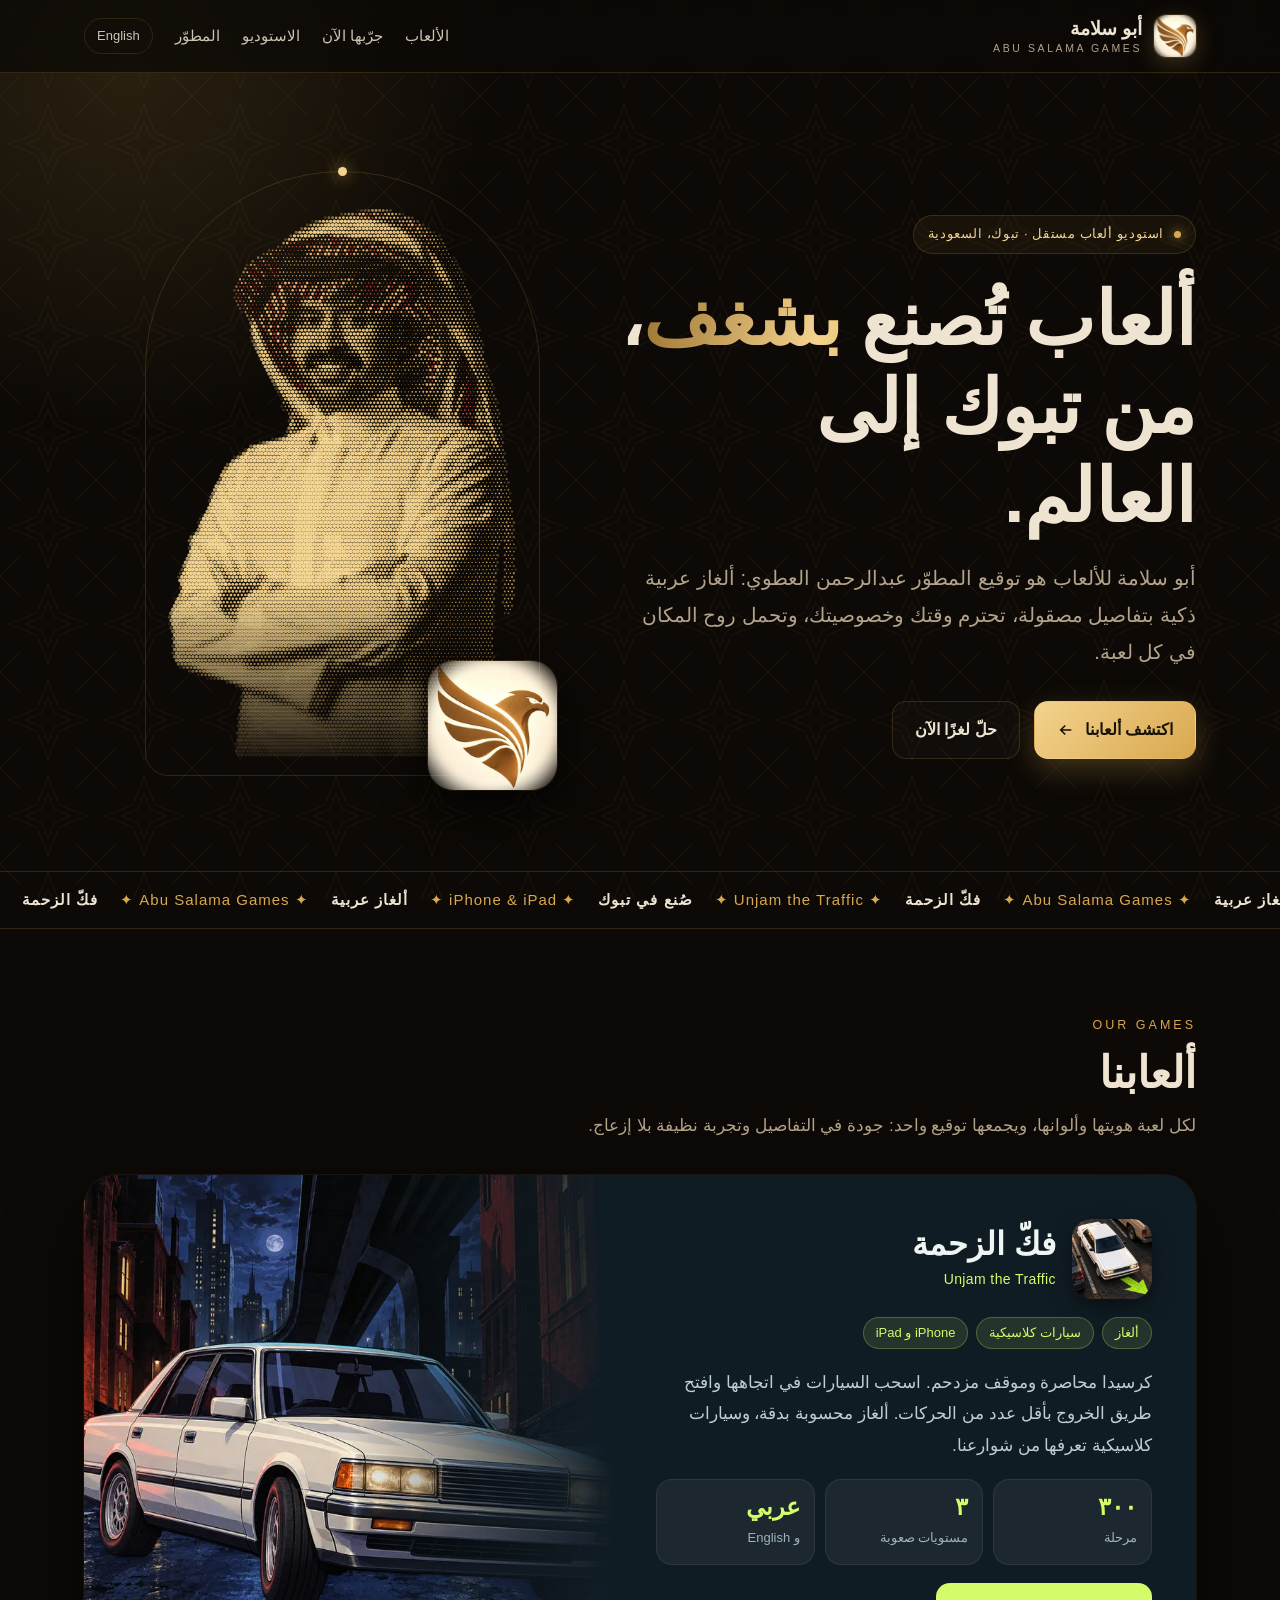
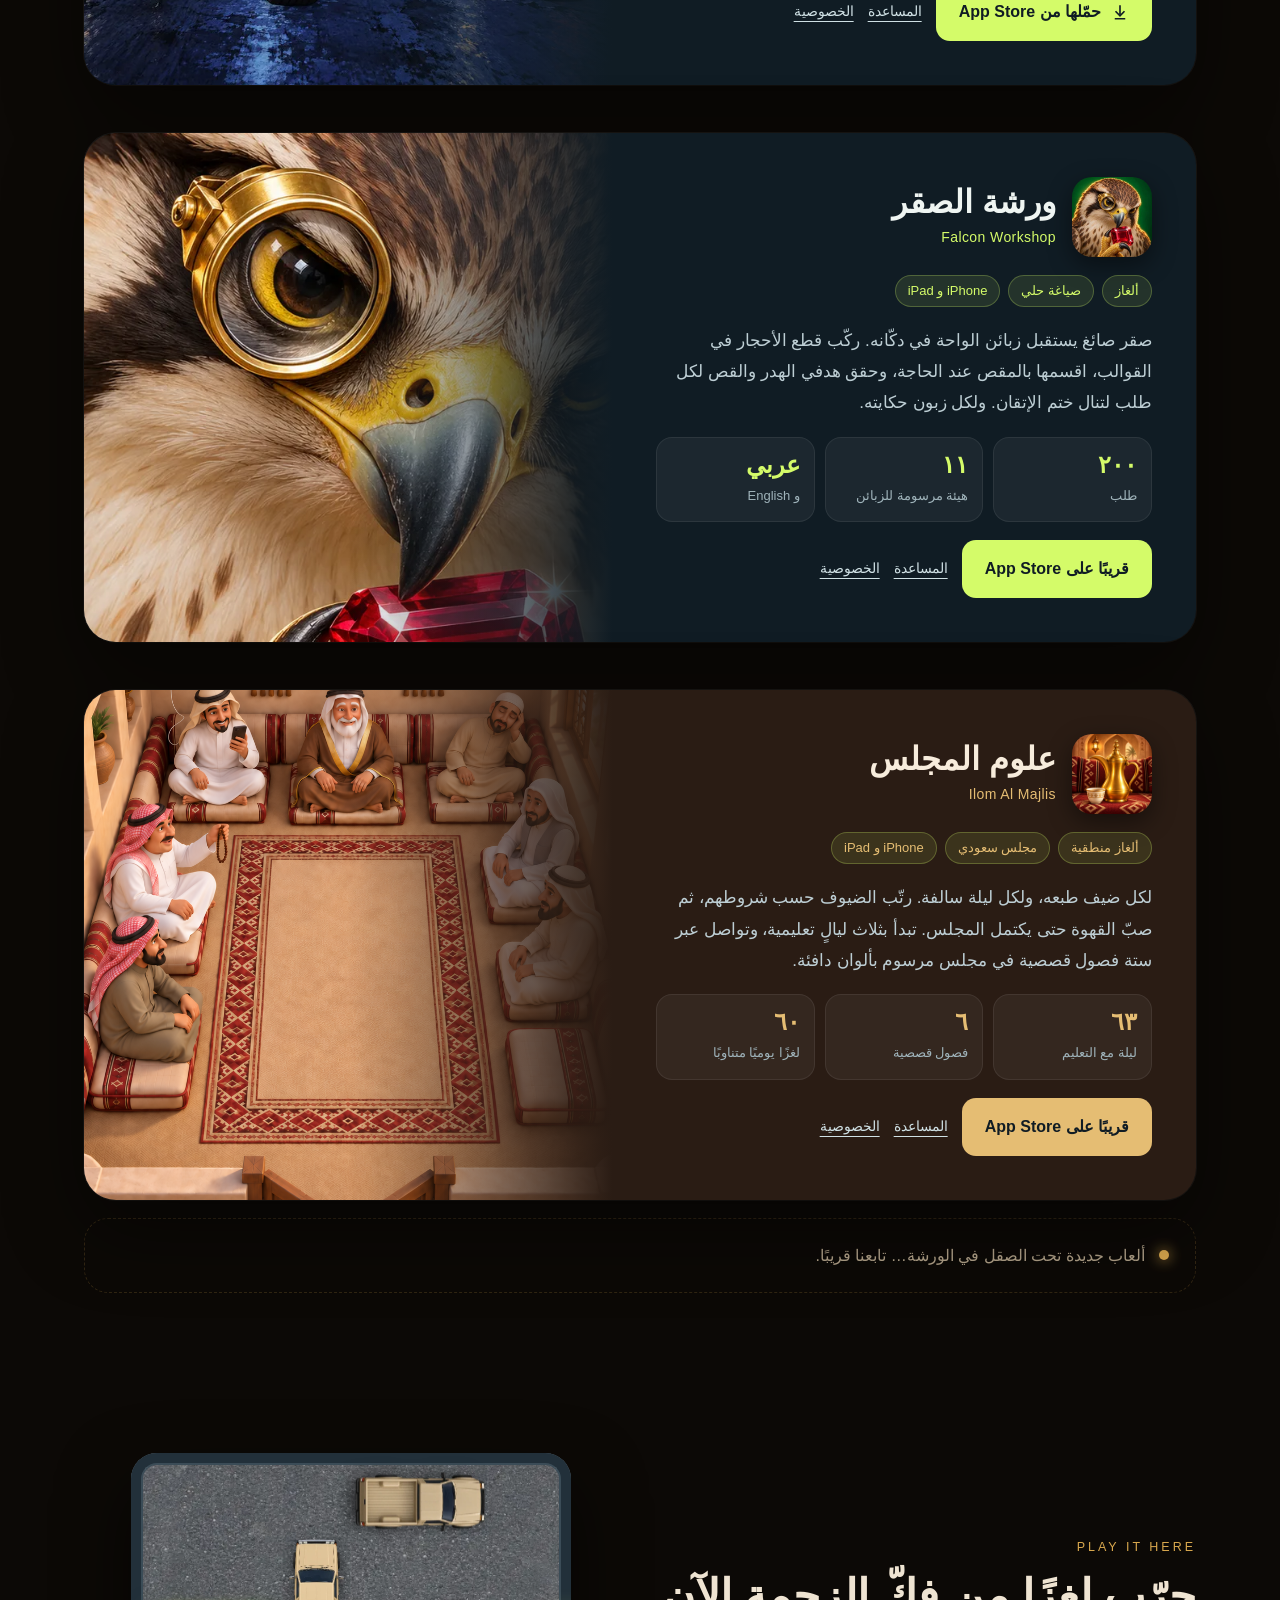
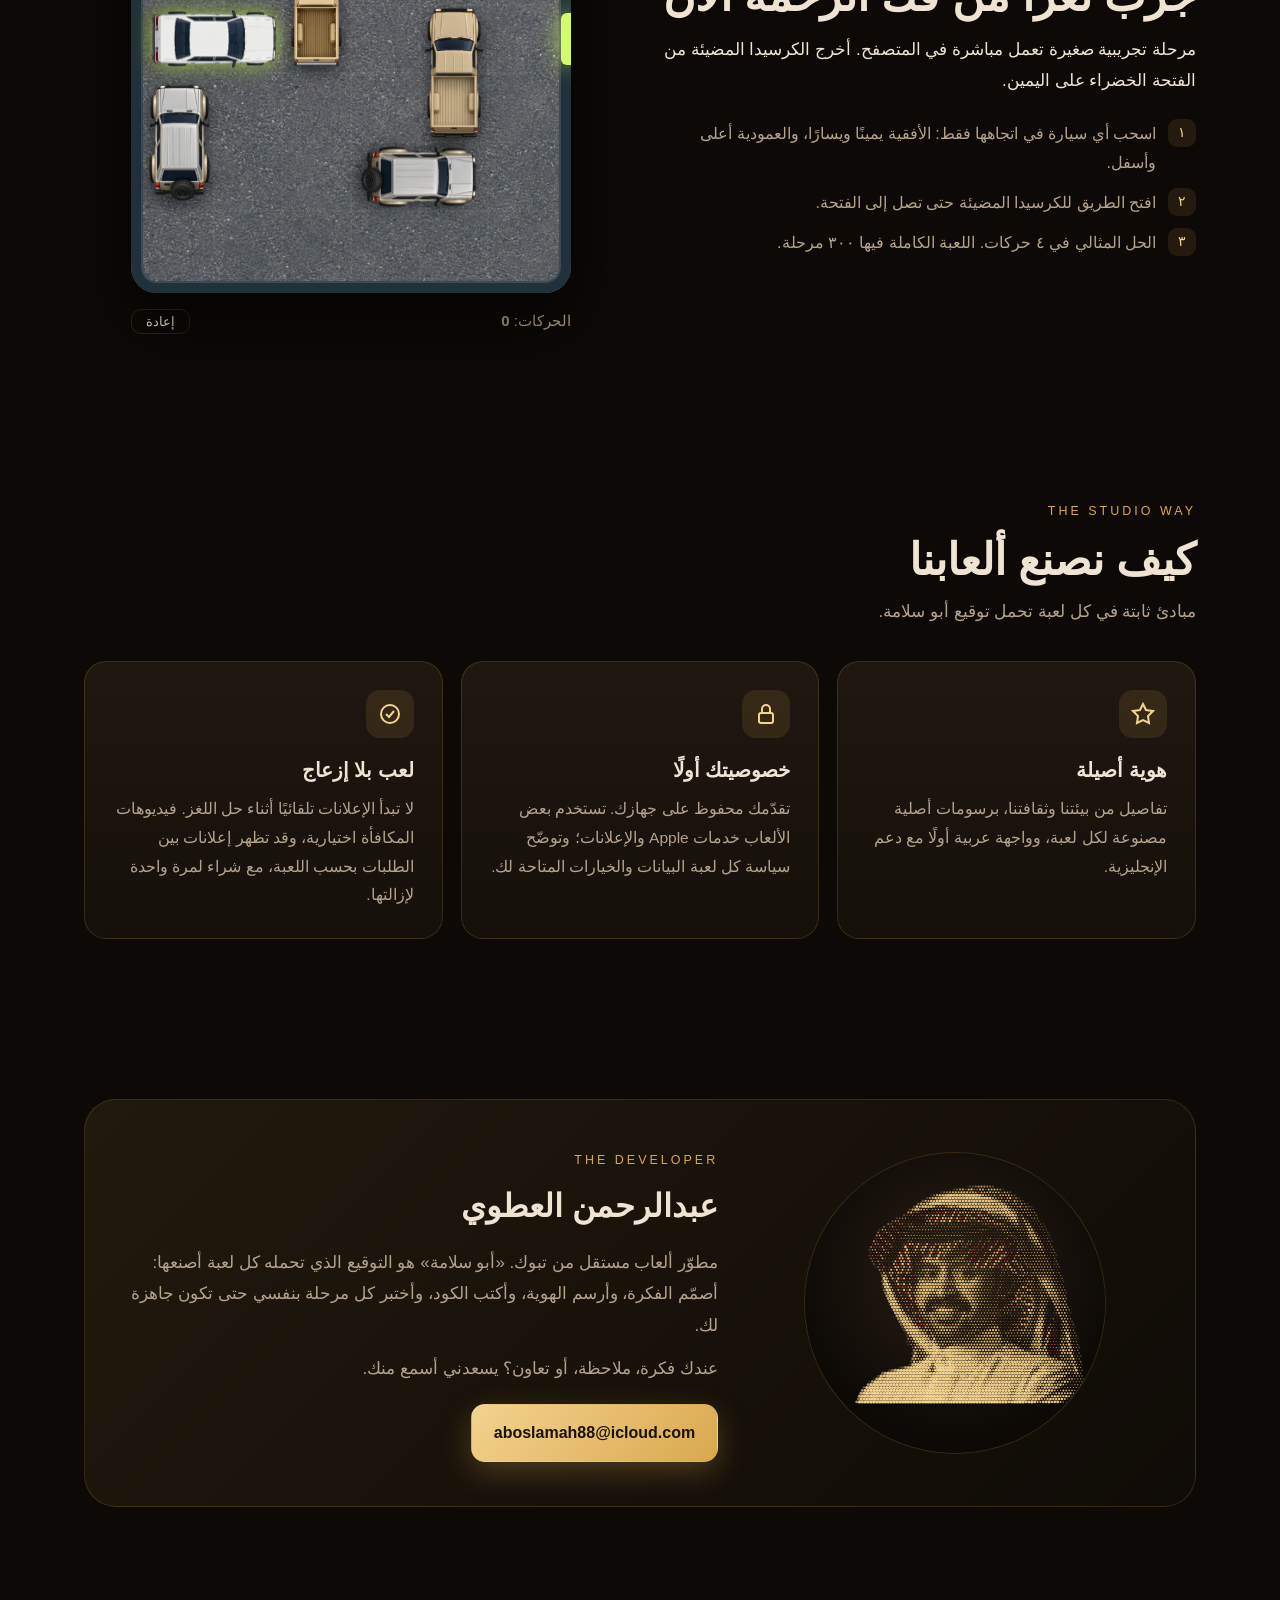
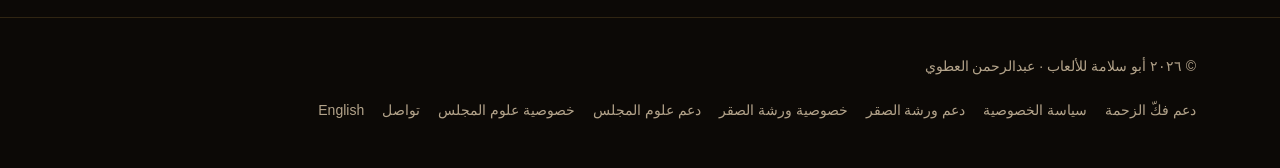
<file: index.html>
<!doctype html>
<html lang="ar" dir="rtl" class="no-js">
<head>
<meta charset="utf-8">
<meta name="viewport" content="width=device-width,initial-scale=1,viewport-fit=cover">
<title>أبو سلامة للألعاب — ألعاب عربية بروح سعودية</title>
<meta name="description" content="أبو سلامة للألعاب: استوديو ألعاب مستقل للمطوّر عبدالرحمن العطوي من تبوك. ألعاب ألغاز عربية للآيفون والآيباد، أولها «فكّ الزحمة».">
<meta name="theme-color" content="#0c0906">
<link rel="canonical" href="https://aboslamah88-bit.github.io/">
<link rel="alternate" hreflang="ar" href="https://aboslamah88-bit.github.io/">
<link rel="alternate" hreflang="en" href="https://aboslamah88-bit.github.io/en/">
<link rel="icon" type="image/png" sizes="32x32" href="assets/abu-salama-falcon-32.png">
<link rel="apple-touch-icon" href="assets/abu-salama-falcon-180.png">
<meta property="og:type" content="website">
<meta property="og:site_name" content="أبو سلامة للألعاب">
<meta property="og:title" content="أبو سلامة للألعاب — ألعاب عربية بروح سعودية">
<meta property="og:description" content="استوديو ألعاب مستقل من تبوك. العب «فكّ الزحمة» على الآيفون والآيباد.">
<meta property="og:image" content="https://aboslamah88-bit.github.io/assets/fakk-zahma-poster.jpg">
<meta name="twitter:card" content="summary_large_image">
<link rel="stylesheet" href="assets/site.css?v=4">
<script src="assets/site.js?v=4" defer></script>
<script type="application/ld+json">{"@context":"https://schema.org","@type":"Organization","name":"أبو سلامة للألعاب","alternateName":"Abu Salama Games","url":"https://aboslamah88-bit.github.io/","logo":"https://aboslamah88-bit.github.io/assets/abu-salama-falcon-180.png","founder":{"@type":"Person","name":"عبدالرحمن العطوي","alternateName":"Abdulrhman Alatawi"},"email":"aboslamah88@icloud.com"}</script>
</head>
<body>
<a class="skip" href="#main">تخطَّ إلى المحتوى</a>
<div class="pattern" aria-hidden="true"></div><div class="glow" aria-hidden="true"></div>

<header class="site-head">
 <div class="wrap">
  <a class="mark" href="./" aria-label="أبو سلامة للألعاب — الرئيسية">
   <img src="assets/abu-salama-falcon.webp" width="42" height="42" alt="">
   <span><b>أبو سلامة</b><small>ABU SALAMA GAMES</small></span>
  </a>
  <nav class="nav" aria-label="التنقل الرئيسي">
   <a href="#games">الألعاب</a>
   <a class="hide-sm" href="#play">جرّبها الآن</a>
   <a class="hide-sm" href="#studio">الاستوديو</a>
   <a class="hide-sm" href="#about">المطوّر</a>
   <a class="lang" href="en/" lang="en" hreflang="en">English</a>
  </nav>
 </div>
</header>

<main id="main">
 <section class="hero">
  <div class="wrap">
   <div class="reveal">
    <span class="eyebrow"><i></i>استوديو ألعاب مستقل · تبوك، السعودية</span>
    <h1>ألعاب تُصنع <span class="gold">بشغف</span>،<br>من تبوك إلى العالم.</h1>
    <p class="lead">أبو سلامة للألعاب هو توقيع المطوّر عبدالرحمن العطوي: ألغاز عربية ذكية بتفاصيل مصقولة، تحترم وقتك وخصوصيتك، وتحمل روح المكان في كل لعبة.</p>
    <div class="cta">
     <a class="btn btn-gold" href="#games">اكتشف ألعابنا
      <svg viewBox="0 0 24 24" fill="none" stroke="currentColor" stroke-width="2.2" aria-hidden="true"><path d="M19 12H5M11 18l-6-6 6-6"/></svg></a>
     <a class="btn btn-ghost" href="#play">حلّ لغزًا الآن</a>
    </div>
   </div>
   <div class="art reveal" aria-hidden="true">
    <div class="frame"></div>
    <img class="dots" src="assets/portrait-dots.svg" width="1045" height="1660" alt="">
    <img class="seal" src="assets/abu-salama-falcon.webp" width="360" height="360" alt="">
   </div>
  </div>
 </section>

 <div class="strip" aria-hidden="true"><span><b>فكّ الزحمة</b>✦ Abu Salama Games ✦<b>ألغاز عربية</b>✦ iPhone &amp; iPad ✦<b>صُنع في تبوك</b>✦ Unjam the Traffic ✦<b>فكّ الزحمة</b>✦ Abu Salama Games ✦<b>ألغاز عربية</b>✦ iPhone &amp; iPad ✦<b>صُنع في تبوك</b>✦ Unjam the Traffic ✦</span></div>

 <section id="games">
  <div class="wrap">
   <div class="sec-head reveal">
    <span class="kicker">Our Games</span>
    <h2>ألعابنا</h2>
    <p>لكل لعبة هويتها وألوانها، ويجمعها توقيع واحد: جودة في التفاصيل وتجربة نظيفة بلا إزعاج.</p>
   </div>

   <article class="game reveal" aria-labelledby="fz-title">
    <div class="game-info">
     <div class="game-title">
      <img src="assets/fakk-zahma-icon.webp" width="80" height="80" alt="أيقونة لعبة فكّ الزحمة">
      <div><h3 id="fz-title">فكّ الزحمة</h3><span>Unjam the Traffic</span></div>
     </div>
     <div class="chips"><span class="chip">ألغاز</span><span class="chip">سيارات كلاسيكية</span><span class="chip">iPhone و iPad</span></div>
     <p>كرسيدا محاصرة وموقف مزدحم. اسحب السيارات في اتجاهها وافتح طريق الخروج بأقل عدد من الحركات. ألغاز محسوبة بدقة، وسيارات كلاسيكية تعرفها من شوارعنا.</p>
     <div class="stats">
      <div class="stat"><b>٣٠٠</b><small>مرحلة</small></div>
      <div class="stat"><b>٣</b><small>مستويات صعوبة</small></div>
      <div class="stat"><b>عربي</b><small>و English</small></div>
     </div>
     <div class="links">
      <a class="btn btn-acc" href="https://apps.apple.com/app/id6811374922">
       <svg viewBox="0 0 24 24" fill="none" stroke="currentColor" stroke-width="2.2" aria-hidden="true"><path d="M12 3v12M6 11l6 6 6-6M5 21h14"/></svg>حمّلها من App Store</a>
      <a class="small" href="fakk-zahma/">المساعدة</a>
      <a class="small" href="fakk-zahma/privacy.html">الخصوصية</a>
     </div>
    </div>
    <div class="game-visual" style="background-image:url('assets/fakk-zahma-poster.webp')" role="img" aria-label="كرسيدا كلاسيكية بيضاء في شارع ليلي ممطر"></div>
   </article>

   <article class="game reveal" aria-labelledby="fw-title">
    <div class="game-info">
     <div class="game-title">
      <img src="assets/falcon-workshop-icon.webp" width="80" height="80" alt="أيقونة لعبة ورشة الصقر">
      <div><h3 id="fw-title">ورشة الصقر</h3><span>Falcon Workshop</span></div>
     </div>
     <div class="chips"><span class="chip">ألغاز</span><span class="chip">صياغة حلي</span><span class="chip">iPhone و iPad</span></div>
     <p>صقر صائغ يستقبل زبائن الواحة في دكّانه. ركّب قطع الأحجار في القوالب، اقسمها بالمقص عند الحاجة، وحقق هدفي الهدر والقص لكل طلب لتنال ختم الإتقان. ولكل زبون حكايته.</p>
     <div class="stats">
      <div class="stat"><b>٢٠٠</b><small>طلب</small></div>
      <div class="stat"><b>١١</b><small>هيئة مرسومة للزبائن</small></div>
      <div class="stat"><b>عربي</b><small>و English</small></div>
     </div>
     <div class="links">
      <span class="btn btn-acc" aria-disabled="true">قريبًا على App Store</span>
      <a class="small" href="falcon-workshop/">المساعدة</a>
      <a class="small" href="falcon-workshop/privacy.html">الخصوصية</a>
     </div>
    </div>
    <div class="game-visual" style="background-image:url('assets/falcon-workshop-poster.webp')" role="img" aria-label="صقر بعدسة صائغ ذهبية يمسك ياقوتة حمراء"></div>
   </article>

   <article class="game reveal" aria-labelledby="majlis-title" style="--g-bg:#2a1c14;--g-acc:#e5bd73;--g-txt:#f7ecdc">
    <div class="game-info">
     <div class="game-title">
      <img src="assets/ilom-almajlis-icon.png" width="80" height="80" loading="lazy" alt="أيقونة لعبة علوم المجلس">
      <div><h3 id="majlis-title">علوم المجلس</h3><span>Ilom Al Majlis</span></div>
     </div>
     <div class="chips"><span class="chip">ألغاز منطقية</span><span class="chip">مجلس سعودي</span><span class="chip">iPhone و iPad</span></div>
     <p>لكل ضيف طبعه، ولكل ليلة سالفة. رتّب الضيوف حسب شروطهم، ثم صبّ القهوة حتى يكتمل المجلس. تبدأ بثلاث ليالٍ تعليمية، وتواصل عبر ستة فصول قصصية في مجلس مرسوم بألوان دافئة.</p>
     <div class="stats">
      <div class="stat"><b>٦٣</b><small>ليلة مع التعليم</small></div>
      <div class="stat"><b>٦</b><small>فصول قصصية</small></div>
      <div class="stat"><b>٦٠</b><small>لغزًا يوميًا متناوبًا</small></div>
     </div>
     <div class="links">
      <span class="btn btn-acc" aria-disabled="true">قريبًا على App Store</span>
      <a class="small" href="ilom-almajlis/">المساعدة</a>
      <a class="small" href="ilom-almajlis/privacy.html">الخصوصية</a>
     </div>
    </div>
    <div class="game-visual" style="background-image:url('assets/ilom-almajlis-poster.png');background-position:center 30%" role="img" aria-label="ضيوف في مجلس سعودي مرسوم حول سجادة وزخارف السدو"></div>
   </article>

   <div class="soon reveal"><i></i><span>ألعاب جديدة تحت الصقل في الورشة… تابعنا قريبًا.</span></div>
  </div>
 </section>

 <section id="play">
  <div class="wrap play">
   <div class="reveal">
    <span class="kicker">Play it here</span>
    <h2 style="font-size:clamp(28px,4vw,44px);margin:6px 0 10px;line-height:1.3">جرّب لغزًا من فكّ الزحمة الآن</h2>
    <p class="muted" style="font-size:17px;margin:0">مرحلة تجريبية صغيرة تعمل مباشرة في المتصفح. أخرج الكرسيدا المضيئة من الفتحة الخضراء على اليمين.</p>
    <ol class="steps">
     <li><span>١</span>اسحب أي سيارة في اتجاهها فقط: الأفقية يمينًا ويسارًا، والعمودية أعلى وأسفل.</li>
     <li><span>٢</span>افتح الطريق للكرسيدا المضيئة حتى تصل إلى الفتحة.</li>
     <li><span>٣</span>الحل المثالي في ٤ حركات. اللعبة الكاملة فيها ٣٠٠ مرحلة.</li>
    </ol>
   </div>
   <div class="board-shell reveal">
    <div class="board" id="board" data-assets="assets/" data-target-label="الكرسيدا المستهدفة" data-car-label="سيارة" data-h="أفقية، استخدم السهمين يمين ويسار" data-v="عمودية، استخدم السهمين أعلى وأسفل" role="application" aria-label="لغز فكّ الزحمة التجريبي">
     <div class="grid" aria-hidden="true"><i></i><i></i><i></i><i></i><i></i><i></i><i></i><i></i><i></i><i></i><i></i><i></i><i></i><i></i><i></i><i></i><i></i><i></i><i></i><i></i><i></i><i></i><i></i><i></i><i></i><i></i><i></i><i></i><i></i><i></i><i></i><i></i><i></i><i></i><i></i><i></i></div>
     <div class="win" id="win" role="status" aria-live="polite">
      <b>فكّيتها!</b>
      <span>أنهيتها في <span id="win-moves">0</span> حركات. بقي لك ٣٠٠ مرحلة في اللعبة الكاملة.</span>
      <a class="btn btn-gold" href="https://apps.apple.com/app/id6811374922">حمّل فكّ الزحمة</a>
      <button class="btn btn-ghost" id="again" type="button">العب مرة ثانية</button>
     </div>
    </div>
    <div class="moves"><span>الحركات: <b id="moves">0</b></span><button id="reset" type="button">إعادة</button></div>
   </div>
  </div>
 </section>

 <section id="studio">
  <div class="wrap">
   <div class="sec-head reveal">
    <span class="kicker">The Studio Way</span>
    <h2>كيف نصنع ألعابنا</h2>
    <p>مبادئ ثابتة في كل لعبة تحمل توقيع أبو سلامة.</p>
   </div>
   <div class="cards">
    <div class="card reveal"><div class="ico"><svg viewBox="0 0 24 24" fill="none" stroke="currentColor" stroke-width="2" aria-hidden="true"><path d="M12 2l3 6 7 1-5 5 1 7-6-3-6 3 1-7-5-5 7-1z"/></svg></div><h3>هوية أصيلة</h3><p>تفاصيل من بيئتنا وثقافتنا، برسومات أصلية مصنوعة لكل لعبة، وواجهة عربية أولًا مع دعم الإنجليزية.</p></div>
    <div class="card reveal"><div class="ico"><svg viewBox="0 0 24 24" fill="none" stroke="currentColor" stroke-width="2" aria-hidden="true"><rect x="5" y="11" width="14" height="10" rx="2"/><path d="M8 11V7a4 4 0 018 0v4"/></svg></div><h3>خصوصيتك أولًا</h3><p>تقدّمك محفوظ على جهازك. تستخدم بعض الألعاب خدمات Apple والإعلانات؛ وتوضّح سياسة كل لعبة البيانات والخيارات المتاحة لك.</p></div>
    <div class="card reveal"><div class="ico"><svg viewBox="0 0 24 24" fill="none" stroke="currentColor" stroke-width="2" aria-hidden="true"><circle cx="12" cy="12" r="9"/><path d="M8 12l3 3 5-6"/></svg></div><h3>لعب بلا إزعاج</h3><p>لا تبدأ الإعلانات تلقائيًا أثناء حل اللغز. فيديوهات المكافأة اختيارية، وقد تظهر إعلانات بين الطلبات بحسب اللعبة، مع شراء لمرة واحدة لإزالتها.</p></div>
   </div>
  </div>
 </section>

 <section id="about">
  <div class="wrap">
   <div class="about reveal">
    <div class="mini-art" aria-hidden="true"><img src="assets/portrait-head.svg" width="1045" height="1045" alt=""></div>
    <div>
     <span class="kicker">The Developer</span>
     <h2>عبدالرحمن العطوي</h2>
     <p>مطوّر ألعاب مستقل من تبوك. «أبو سلامة» هو التوقيع الذي تحمله كل لعبة أصنعها: أصمّم الفكرة، وأرسم الهوية، وأكتب الكود، وأختبر كل مرحلة بنفسي حتى تكون جاهزة لك.</p>
     <p>عندك فكرة، ملاحظة، أو تعاون؟ يسعدني أسمع منك.</p>
     <a class="btn btn-gold mail" href="mailto:aboslamah88@icloud.com" dir="ltr">aboslamah88@icloud.com</a>
    </div>
   </div>
  </div>
 </section>
</main>

<footer class="site-foot">
 <div class="wrap">
  <span>© ٢٠٢٦ أبو سلامة للألعاب · عبدالرحمن العطوي</span>
  <nav aria-label="روابط التذييل">
   <a href="fakk-zahma/">دعم فكّ الزحمة</a>
   <a href="fakk-zahma/privacy.html">سياسة الخصوصية</a>
   <a href="falcon-workshop/">دعم ورشة الصقر</a>
   <a href="falcon-workshop/privacy.html">خصوصية ورشة الصقر</a>
   <a href="ilom-almajlis/">دعم علوم المجلس</a>
   <a href="ilom-almajlis/privacy.html">خصوصية علوم المجلس</a>
   <a href="mailto:aboslamah88@icloud.com">تواصل</a>
   <a href="en/" lang="en">English</a>
  </nav>
 </div>
</footer>
</body>
</html>
</file>
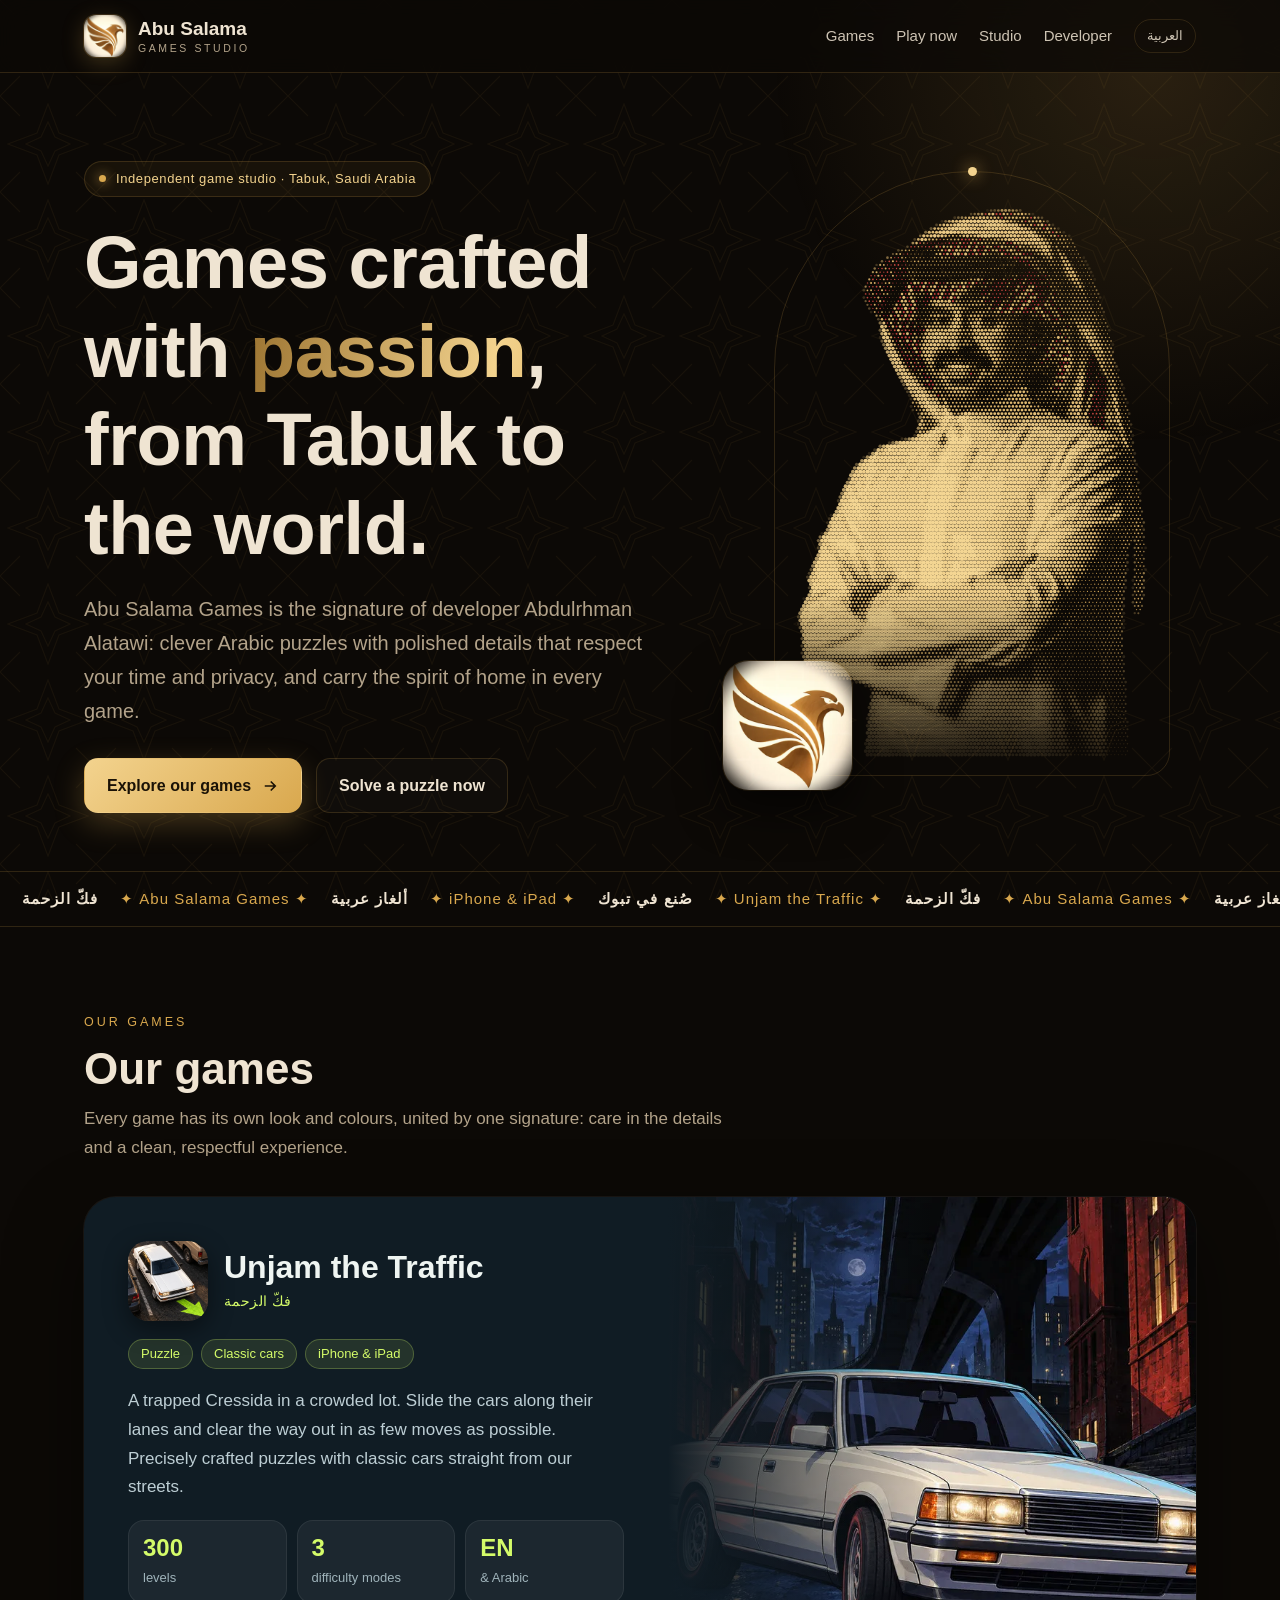
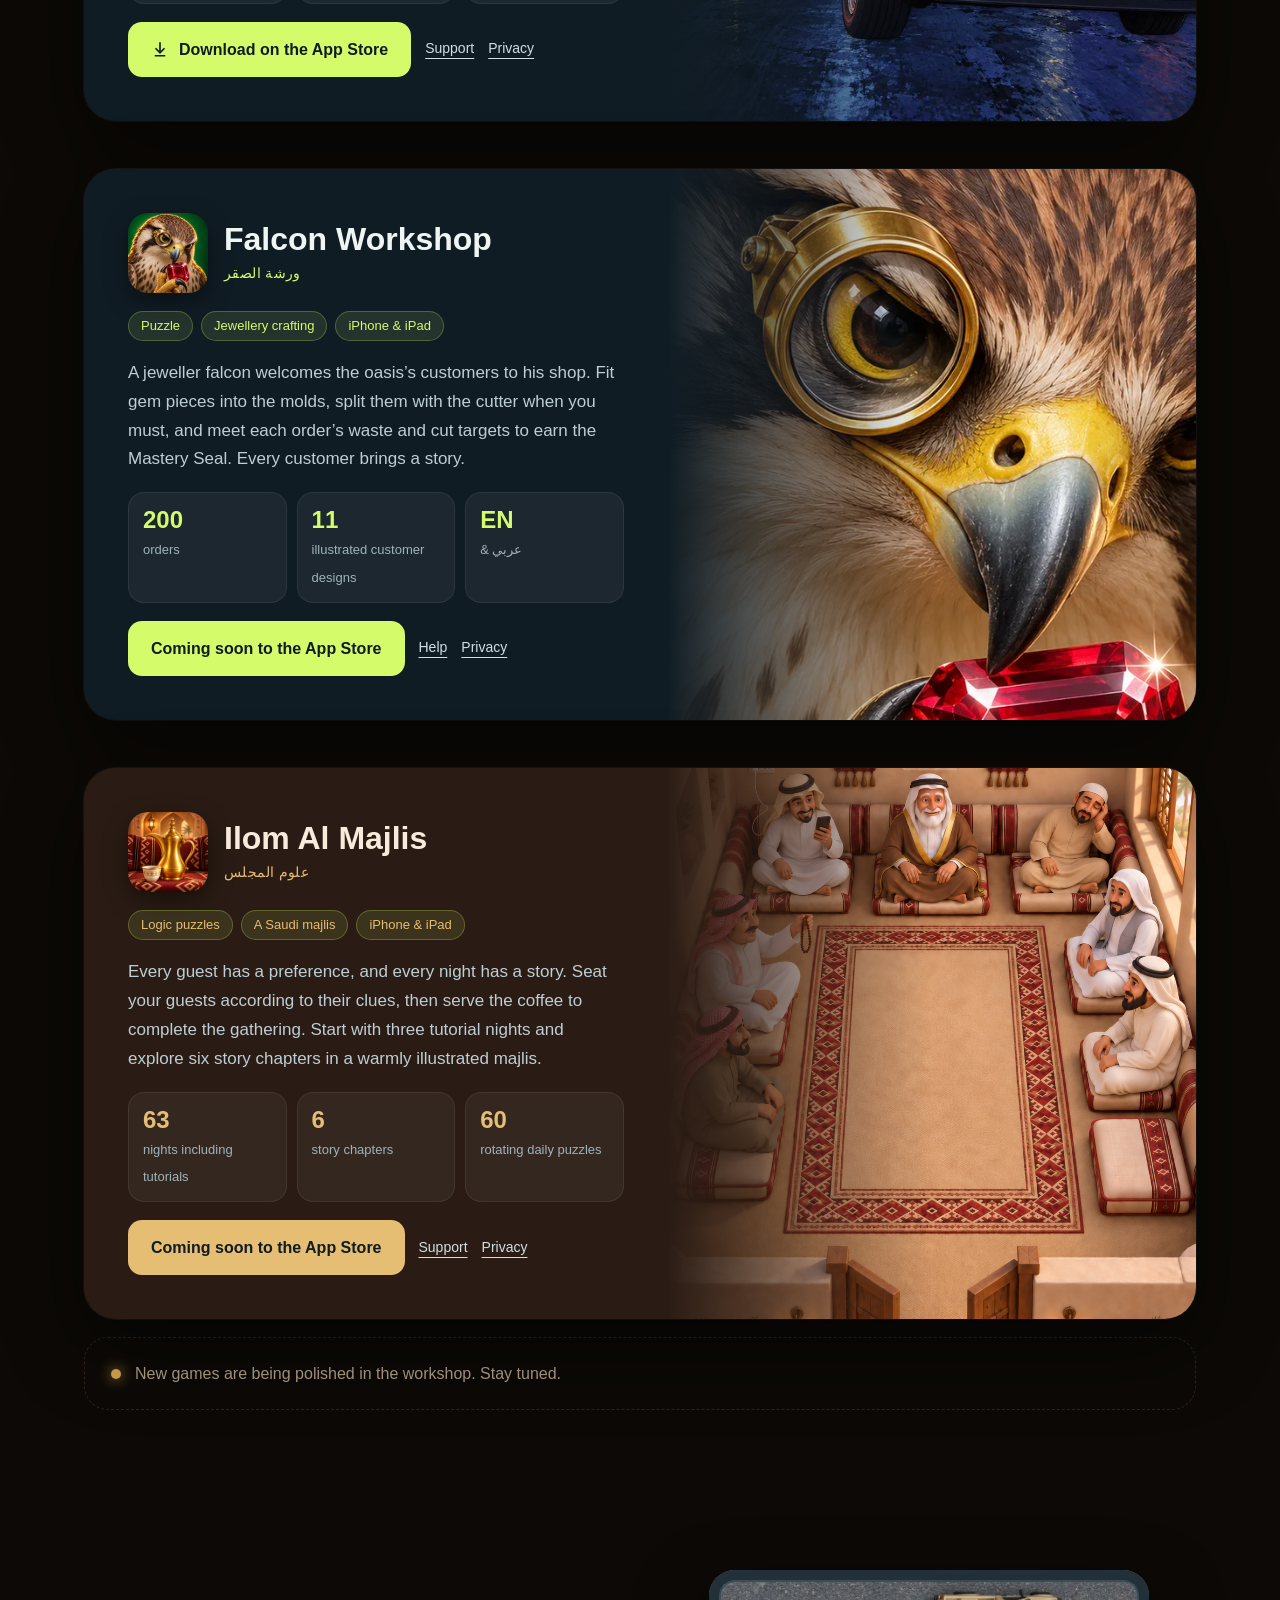
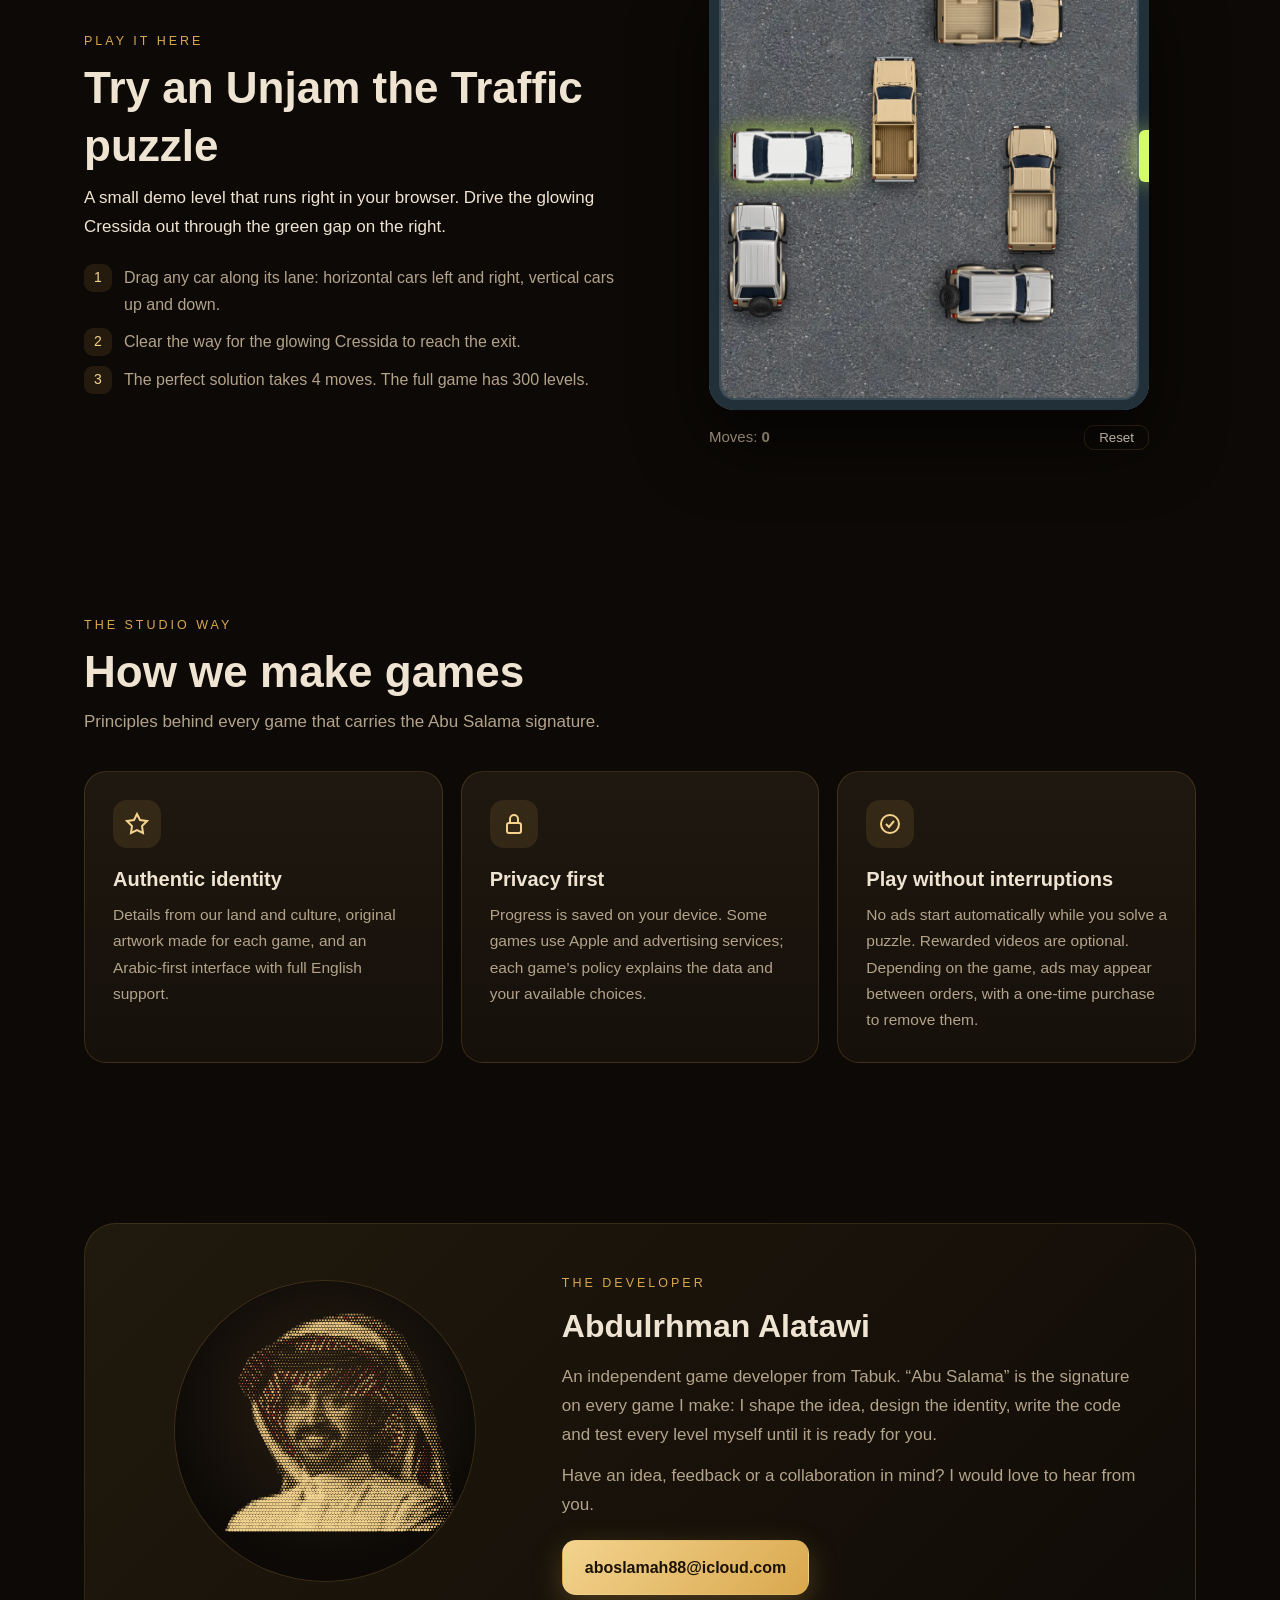
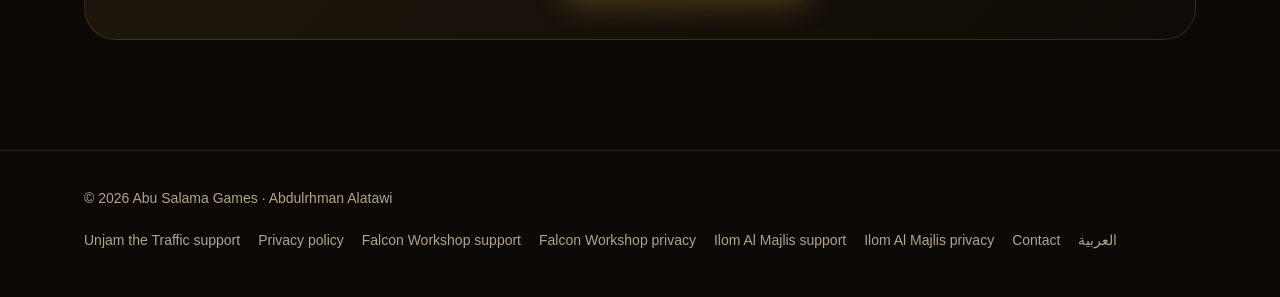
<file: en/index.html>
<!doctype html>
<html lang="en" dir="ltr" class="no-js">
<head>
<meta charset="utf-8">
<meta name="viewport" content="width=device-width,initial-scale=1,viewport-fit=cover">
<title>Abu Salama Games — Arabic games with a Saudi soul</title>
<meta name="description" content="Abu Salama Games is the independent game studio of developer Abdulrhman Alatawi from Tabuk, Saudi Arabia. Arabic puzzle games for iPhone and iPad, starting with Unjam the Traffic.">
<meta name="theme-color" content="#0c0906">
<link rel="canonical" href="https://aboslamah88-bit.github.io/en/">
<link rel="alternate" hreflang="ar" href="https://aboslamah88-bit.github.io/">
<link rel="alternate" hreflang="en" href="https://aboslamah88-bit.github.io/en/">
<link rel="icon" type="image/png" sizes="32x32" href="../assets/abu-salama-falcon-32.png">
<link rel="apple-touch-icon" href="../assets/abu-salama-falcon-180.png">
<meta property="og:type" content="website">
<meta property="og:site_name" content="Abu Salama Games">
<meta property="og:title" content="Abu Salama Games — Arabic games with a Saudi soul">
<meta property="og:description" content="An independent game studio from Tabuk. Play Unjam the Traffic on iPhone and iPad.">
<meta property="og:image" content="https://aboslamah88-bit.github.io/assets/fakk-zahma-poster.jpg">
<meta name="twitter:card" content="summary_large_image">
<link rel="stylesheet" href="../assets/site.css?v=4">
<script src="../assets/site.js?v=4" defer></script>
<script type="application/ld+json">{"@context":"https://schema.org","@type":"Organization","name":"أبو سلامة للألعاب","alternateName":"Abu Salama Games","url":"https://aboslamah88-bit.github.io/","logo":"https://aboslamah88-bit.github.io/assets/abu-salama-falcon-180.png","founder":{"@type":"Person","name":"عبدالرحمن العطوي","alternateName":"Abdulrhman Alatawi"},"email":"aboslamah88@icloud.com"}</script>
</head>
<body>
<a class="skip" href="#main">Skip to content</a>
<div class="pattern" aria-hidden="true"></div><div class="glow" aria-hidden="true"></div>

<header class="site-head">
 <div class="wrap">
  <a class="mark" href="./" aria-label="Abu Salama Games — home">
   <img src="../assets/abu-salama-falcon.webp" width="42" height="42" alt="">
   <span><b>Abu Salama</b><small>GAMES STUDIO</small></span>
  </a>
  <nav class="nav" aria-label="Main navigation">
   <a href="#games">Games</a>
   <a class="hide-sm" href="#play">Play now</a>
   <a class="hide-sm" href="#studio">Studio</a>
   <a class="hide-sm" href="#about">Developer</a>
   <a class="lang" href="../" lang="ar" hreflang="ar">العربية</a>
  </nav>
 </div>
</header>

<main id="main">
 <section class="hero">
  <div class="wrap">
   <div class="reveal">
    <span class="eyebrow"><i></i>Independent game studio · Tabuk, Saudi Arabia</span>
    <h1>Games crafted with <span class="gold">passion</span>,<br>from Tabuk to the world.</h1>
    <p class="lead">Abu Salama Games is the signature of developer Abdulrhman Alatawi: clever Arabic puzzles with polished details that respect your time and privacy, and carry the spirit of home in every game.</p>
    <div class="cta">
     <a class="btn btn-gold" href="#games">Explore our games
      <svg viewBox="0 0 24 24" fill="none" stroke="currentColor" stroke-width="2.2" aria-hidden="true"><path d="M5 12h14M13 6l6 6-6 6"/></svg></a>
     <a class="btn btn-ghost" href="#play">Solve a puzzle now</a>
    </div>
   </div>
   <div class="art reveal" aria-hidden="true">
    <div class="frame"></div>
    <img class="dots" src="../assets/portrait-dots.svg" width="1045" height="1660" alt="">
    <img class="seal" src="../assets/abu-salama-falcon.webp" width="360" height="360" alt="">
   </div>
  </div>
 </section>

 <div class="strip" aria-hidden="true"><span><b>فكّ الزحمة</b>✦ Abu Salama Games ✦<b>ألغاز عربية</b>✦ iPhone &amp; iPad ✦<b>صُنع في تبوك</b>✦ Unjam the Traffic ✦<b>فكّ الزحمة</b>✦ Abu Salama Games ✦<b>ألغاز عربية</b>✦ iPhone &amp; iPad ✦<b>صُنع في تبوك</b>✦ Unjam the Traffic ✦</span></div>

 <section id="games">
  <div class="wrap">
   <div class="sec-head reveal">
    <span class="kicker">Our Games</span>
    <h2>Our games</h2>
    <p>Every game has its own look and colours, united by one signature: care in the details and a clean, respectful experience.</p>
   </div>

   <article class="game reveal" aria-labelledby="fz-title">
    <div class="game-info">
     <div class="game-title">
      <img src="../assets/fakk-zahma-icon.webp" width="80" height="80" alt="Unjam the Traffic app icon">
      <div><h3 id="fz-title">Unjam the Traffic</h3><span>فكّ الزحمة</span></div>
     </div>
     <div class="chips"><span class="chip">Puzzle</span><span class="chip">Classic cars</span><span class="chip">iPhone &amp; iPad</span></div>
     <p>A trapped Cressida in a crowded lot. Slide the cars along their lanes and clear the way out in as few moves as possible. Precisely crafted puzzles with classic cars straight from our streets.</p>
     <div class="stats">
      <div class="stat"><b>300</b><small>levels</small></div>
      <div class="stat"><b>3</b><small>difficulty modes</small></div>
      <div class="stat"><b>EN</b><small>&amp; Arabic</small></div>
     </div>
     <div class="links">
      <a class="btn btn-acc" href="https://apps.apple.com/app/id6811374922">
       <svg viewBox="0 0 24 24" fill="none" stroke="currentColor" stroke-width="2.2" aria-hidden="true"><path d="M12 3v12M6 11l6 6 6-6M5 21h14"/></svg>Download on the App Store</a>
      <a class="small" href="../fakk-zahma/en.html">Support</a>
      <a class="small" href="../fakk-zahma/privacy-en.html">Privacy</a>
     </div>
    </div>
    <div class="game-visual" style="background-image:url('../assets/fakk-zahma-poster.webp')" role="img" aria-label="A white classic Cressida on a rainy night street"></div>
   </article>

   <article class="game reveal" aria-labelledby="fw-title">
    <div class="game-info">
     <div class="game-title">
      <img src="../assets/falcon-workshop-icon.webp" width="80" height="80" alt="Falcon Workshop app icon">
      <div><h3 id="fw-title">Falcon Workshop</h3><span>ورشة الصقر</span></div>
     </div>
     <div class="chips"><span class="chip">Puzzle</span><span class="chip">Jewellery crafting</span><span class="chip">iPhone &amp; iPad</span></div>
     <p>A jeweller falcon welcomes the oasis’s customers to his shop. Fit gem pieces into the molds, split them with the cutter when you must, and meet each order’s waste and cut targets to earn the Mastery Seal. Every customer brings a story.</p>
     <div class="stats">
      <div class="stat"><b>200</b><small>orders</small></div>
      <div class="stat"><b>11</b><small>illustrated customer designs</small></div>
      <div class="stat"><b>EN</b><small>&amp; عربي</small></div>
     </div>
     <div class="links">
      <span class="btn btn-acc" aria-disabled="true">Coming soon to the App Store</span>
      <a class="small" href="../falcon-workshop/en.html">Help</a>
      <a class="small" href="../falcon-workshop/privacy-en.html">Privacy</a>
     </div>
    </div>
    <div class="game-visual" style="background-image:url('../assets/falcon-workshop-poster.webp')" role="img" aria-label="A falcon with a gold jeweller’s loupe holding a red ruby"></div>
   </article>

   <article class="game reveal" aria-labelledby="majlis-title" style="--g-bg:#2a1c14;--g-acc:#e5bd73;--g-txt:#f7ecdc">
    <div class="game-info">
     <div class="game-title">
      <img src="../assets/ilom-almajlis-icon.png" width="80" height="80" loading="lazy" alt="Ilom Al Majlis app icon">
      <div><h3 id="majlis-title">Ilom Al Majlis</h3><span lang="ar" dir="rtl">علوم المجلس</span></div>
     </div>
     <div class="chips"><span class="chip">Logic puzzles</span><span class="chip">A Saudi majlis</span><span class="chip">iPhone &amp; iPad</span></div>
     <p>Every guest has a preference, and every night has a story. Seat your guests according to their clues, then serve the coffee to complete the gathering. Start with three tutorial nights and explore six story chapters in a warmly illustrated majlis.</p>
     <div class="stats">
      <div class="stat"><b>63</b><small>nights including tutorials</small></div>
      <div class="stat"><b>6</b><small>story chapters</small></div>
      <div class="stat"><b>60</b><small>rotating daily puzzles</small></div>
     </div>
     <div class="links">
      <span class="btn btn-acc" aria-disabled="true">Coming soon to the App Store</span>
      <a class="small" href="../ilom-almajlis/#support-en">Support</a>
      <a class="small" href="../ilom-almajlis/privacy-en.html">Privacy</a>
     </div>
    </div>
    <div class="game-visual" style="background-image:url('../assets/ilom-almajlis-poster.png');background-position:center 30%" role="img" aria-label="Guests in a warmly illustrated Saudi majlis with a central rug and Sadu textiles"></div>
   </article>

   <div class="soon reveal"><i></i><span>New games are being polished in the workshop. Stay tuned.</span></div>
  </div>
 </section>

 <section id="play">
  <div class="wrap play">
   <div class="reveal">
    <span class="kicker">Play it here</span>
    <h2 style="font-size:clamp(28px,4vw,44px);margin:6px 0 10px;line-height:1.3">Try an Unjam the Traffic puzzle</h2>
    <p class="muted" style="font-size:17px;margin:0">A small demo level that runs right in your browser. Drive the glowing Cressida out through the green gap on the right.</p>
    <ol class="steps">
     <li><span>1</span>Drag any car along its lane: horizontal cars left and right, vertical cars up and down.</li>
     <li><span>2</span>Clear the way for the glowing Cressida to reach the exit.</li>
     <li><span>3</span>The perfect solution takes 4 moves. The full game has 300 levels.</li>
    </ol>
   </div>
   <div class="board-shell reveal">
    <div class="board" id="board" data-assets="../assets/" data-target-label="Target Cressida" data-car-label="Car" data-h="horizontal, use left and right arrows" data-v="vertical, use up and down arrows" role="application" aria-label="Unjam the Traffic demo puzzle">
     <div class="grid" aria-hidden="true"><i></i><i></i><i></i><i></i><i></i><i></i><i></i><i></i><i></i><i></i><i></i><i></i><i></i><i></i><i></i><i></i><i></i><i></i><i></i><i></i><i></i><i></i><i></i><i></i><i></i><i></i><i></i><i></i><i></i><i></i><i></i><i></i><i></i><i></i><i></i><i></i></div>
     <div class="win" id="win" role="status" aria-live="polite">
      <b>Unjammed!</b>
      <span>Solved in <span id="win-moves">0</span> moves. 300 more levels await in the full game.</span>
      <a class="btn btn-gold" href="https://apps.apple.com/app/id6811374922">Get Unjam the Traffic</a>
      <button class="btn btn-ghost" id="again" type="button">Play again</button>
     </div>
    </div>
    <div class="moves"><span>Moves: <b id="moves">0</b></span><button id="reset" type="button">Reset</button></div>
   </div>
  </div>
 </section>

 <section id="studio">
  <div class="wrap">
   <div class="sec-head reveal">
    <span class="kicker">The Studio Way</span>
    <h2>How we make games</h2>
    <p>Principles behind every game that carries the Abu Salama signature.</p>
   </div>
   <div class="cards">
    <div class="card reveal"><div class="ico"><svg viewBox="0 0 24 24" fill="none" stroke="currentColor" stroke-width="2" aria-hidden="true"><path d="M12 2l3 6 7 1-5 5 1 7-6-3-6 3 1-7-5-5 7-1z"/></svg></div><h3>Authentic identity</h3><p>Details from our land and culture, original artwork made for each game, and an Arabic-first interface with full English support.</p></div>
    <div class="card reveal"><div class="ico"><svg viewBox="0 0 24 24" fill="none" stroke="currentColor" stroke-width="2" aria-hidden="true"><rect x="5" y="11" width="14" height="10" rx="2"/><path d="M8 11V7a4 4 0 018 0v4"/></svg></div><h3>Privacy first</h3><p>Progress is saved on your device. Some games use Apple and advertising services; each game’s policy explains the data and your available choices.</p></div>
    <div class="card reveal"><div class="ico"><svg viewBox="0 0 24 24" fill="none" stroke="currentColor" stroke-width="2" aria-hidden="true"><circle cx="12" cy="12" r="9"/><path d="M8 12l3 3 5-6"/></svg></div><h3>Play without interruptions</h3><p>No ads start automatically while you solve a puzzle. Rewarded videos are optional. Depending on the game, ads may appear between orders, with a one-time purchase to remove them.</p></div>
   </div>
  </div>
 </section>

 <section id="about">
  <div class="wrap">
   <div class="about reveal">
    <div class="mini-art" aria-hidden="true"><img src="../assets/portrait-head.svg" width="1045" height="1045" alt=""></div>
    <div>
     <span class="kicker">The Developer</span>
     <h2>Abdulrhman Alatawi</h2>
     <p>An independent game developer from Tabuk. “Abu Salama” is the signature on every game I make: I shape the idea, design the identity, write the code and test every level myself until it is ready for you.</p>
     <p>Have an idea, feedback or a collaboration in mind? I would love to hear from you.</p>
     <a class="btn btn-gold mail" href="mailto:aboslamah88@icloud.com" dir="ltr">aboslamah88@icloud.com</a>
    </div>
   </div>
  </div>
 </section>
</main>

<footer class="site-foot">
 <div class="wrap">
  <span>© 2026 Abu Salama Games · Abdulrhman Alatawi</span>
  <nav aria-label="Footer links">
   <a href="../fakk-zahma/en.html">Unjam the Traffic support</a>
   <a href="../fakk-zahma/privacy-en.html">Privacy policy</a>
   <a href="../falcon-workshop/en.html">Falcon Workshop support</a>
   <a href="../falcon-workshop/privacy-en.html">Falcon Workshop privacy</a>
   <a href="../ilom-almajlis/#support-en">Ilom Al Majlis support</a>
   <a href="../ilom-almajlis/privacy-en.html">Ilom Al Majlis privacy</a>
   <a href="mailto:aboslamah88@icloud.com">Contact</a>
   <a href="../" lang="ar">العربية</a>
  </nav>
 </div>
</footer>
</body>
</html>
</file>
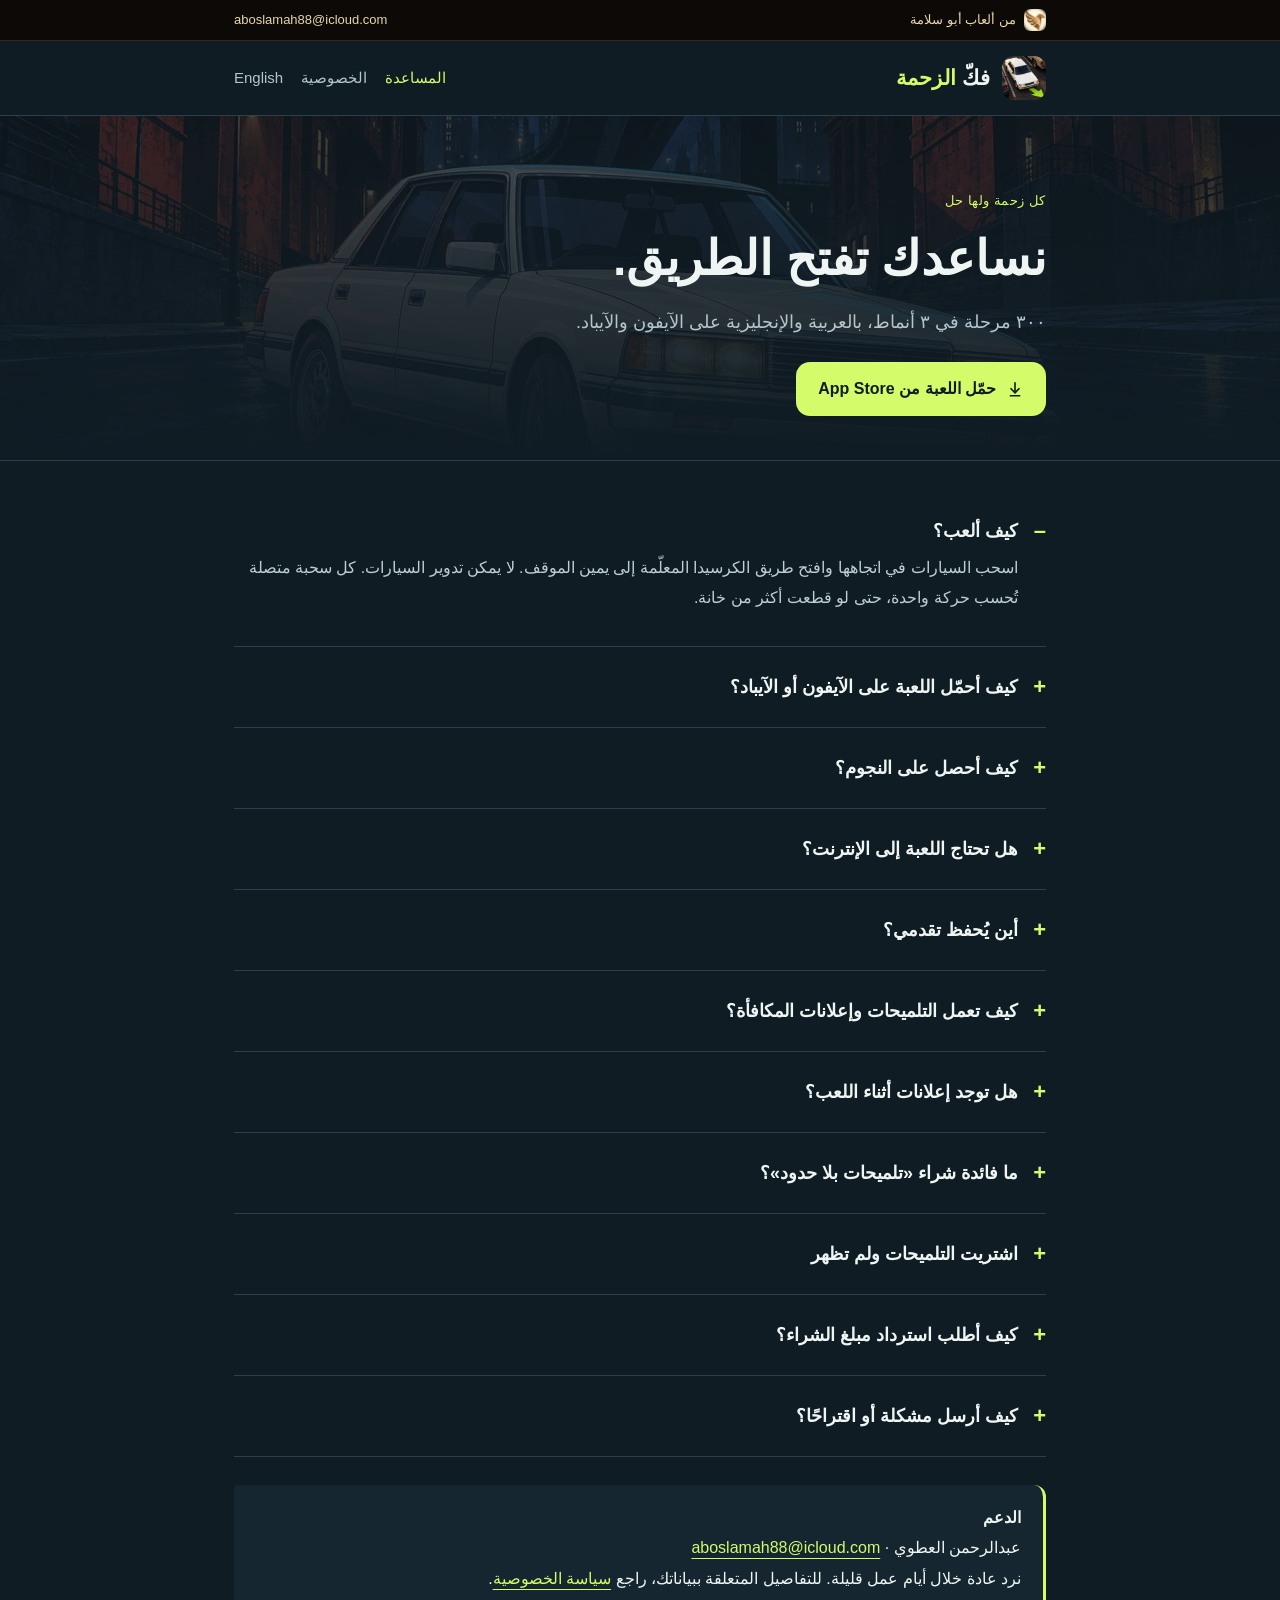
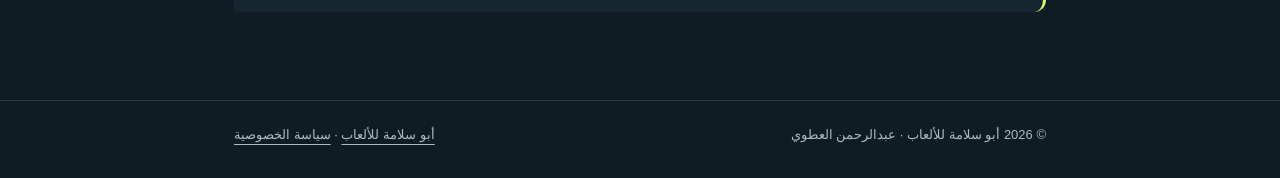
<file: fakk-zahma/index.html>
<!doctype html>
<html lang="ar" dir="rtl">
<head>
<meta charset="utf-8">
<meta name="viewport" content="width=device-width,initial-scale=1,viewport-fit=cover">
<title>فكّ الزحمة — المساعدة والدعم</title>
<meta name="description" content="طريقة اللعب وحفظ التقدم وإعلانات المكافأة وشراء التلميحات في فكّ الزحمة.">
<meta name="theme-color" content="#101c24">
<meta name="apple-itunes-app" content="app-id=6811374922">
<link rel="alternate" hreflang="en" href="en.html">
<link rel="icon" type="image/png" href="../assets/fakk-zahma-icon-180.png">
<link rel="apple-touch-icon" href="../assets/fakk-zahma-icon-180.png">
<meta property="og:title" content="فكّ الزحمة — المساعدة والدعم">
<meta property="og:description" content="طريقة اللعب وحفظ التقدم وإعلانات المكافأة وشراء التلميحات في فكّ الزحمة.">
<meta property="og:image" content="https://aboslamah88-bit.github.io/assets/fakk-zahma-poster.jpg">
<link rel="stylesheet" href="style.css">
</head>
<body>
<div class="studio"><div class="wrap"><a href="../"><img src="../assets/abu-salama-falcon.webp" alt="" width="22" height="22">من ألعاب أبو سلامة</a><a href="mailto:aboslamah88@icloud.com" dir="ltr">aboslamah88@icloud.com</a></div></div>
<header class="game-head"><div class="wrap"><a class="brand" href="./"><img src="../assets/fakk-zahma-icon.webp" alt="" width="44" height="44"><span>فكّ <span>الزحمة</span></span></a><nav class="tabs" aria-label="التنقل"><a href="./" aria-current="page">المساعدة</a><a href="privacy.html">الخصوصية</a><a href="en.html" lang="en" hreflang="en">English</a></nav></div></header>
<div class="hero"><div class="bg" style="background-image:url('../assets/fakk-zahma-poster.webp')"></div><div class="wrap"><p class="eyebrow">كل زحمة ولها حل</p><h1>نساعدك تفتح الطريق.</h1><p class="intro">٣٠٠ مرحلة في ٣ أنماط، بالعربية والإنجليزية على الآيفون والآيباد.</p><a class="store" href="https://apps.apple.com/app/id6811374922"><svg viewBox="0 0 24 24" fill="none" stroke="currentColor" stroke-width="2.2" aria-hidden="true"><path d="M12 3v12M6 11l6 6 6-6M5 21h14"/></svg>حمّل اللعبة من App Store</a></div></div>
<main><div class="wrap">
<section aria-label="FAQ"><details open><summary>كيف ألعب؟</summary><p>اسحب السيارات في اتجاهها وافتح طريق الكرسيدا المعلّمة إلى يمين الموقف. لا يمكن تدوير السيارات. كل سحبة متصلة تُحسب حركة واحدة، حتى لو قطعت أكثر من خانة.</p></details>
<details><summary>كيف أحمّل اللعبة على الآيفون أو الآيباد؟</summary><p>حمّل «فكّ الزحمة» مجانًا من <a href="https://apps.apple.com/app/id6811374922">App Store</a>. يتطلب التطبيق iOS أو iPadOS 15 فأحدث، والتحديثات تصلك من App Store.</p></details>
<details><summary>كيف أحصل على النجوم؟</summary><p>أنهِ الموقف بعدد الحركات المثالي لتحصل على ٣ نجوم. حتى ٣ حركات إضافية تمنحك نجمتين، وما فوق ذلك نجمة واحدة. يمكنك إعادة أي مرحلة وتحسين نتيجتك.</p></details>
<details><summary>هل تحتاج اللعبة إلى الإنترنت؟</summary><p>المراحل والسيارات داخل التطبيق، ويمكن اللعب دون اتصال. الإعلانات والشراء واستعادة المشتريات وفتح هذه الصفحة تحتاج اتصالًا.</p></details>
<details><summary>أين يُحفظ تقدمي؟</summary><p>يُحفظ على جهازك، ولا يوجد حساب لعب أو مزامنة بين الأجهزة. عند العودة تستطيع متابعة اللعب السابق أو البدء من جديد. حذف التطبيق قد يحذف تقدمه، وإعادة المرحلة تحتفظ بنتائجك السابقة.</p></details>
<details><summary>كيف تعمل التلميحات وإعلانات المكافأة؟</summary><p>أول تلميحين في كل مرحلة مجانيان. بعدهما يمكنك اختيار مشاهدة إعلان مكافأة يمنحك رصيدًا من ٣ تلميحات محفوظة عند تأكيد استحقاق المكافأة من مزوّد الإعلان. التلميح الإضافي يستخدم رصيدًا واحدًا، ولا يُخصم رصيد ما لم ينتج تلميح صالح. إغلاق الإعلان قبل استحقاق المكافأة لا يضيف رصيدًا.</p><p>إذا تعذّر توفير الإعلان، تُتاح مساعدة مجانية ويمكنك متابعة اللعب.</p></details>
<details><summary>هل توجد إعلانات أثناء اللعب؟</summary><p>لا توجد إعلانات سفلية أو إعلانات بين المراحل. يظهر إعلان المكافأة فقط عندما تختار مشاهدته للحصول على تلميحات، ويمكنك متابعة حل الموقف دون مشاهدة إعلان.</p></details>
<details><summary>ما فائدة شراء «تلميحات بلا حدود»؟</summary><p>شراء واحد يفتح التلميحات لجميع المراحل دون مشاهدة إعلانات، وبلا اشتراك. يعرض المتجر السعر بعملة حساب Apple قبل التأكيد. إذا ظهرت «الشراء غير متاح حاليًا»، يمكنك مواصلة اللعب حتى يتوفر المنتج.</p></details>
<details><summary>اشتريت التلميحات ولم تظهر</summary><p>افتح أيقونة المتجر ثم «استعادة المشتريات» باستخدام حساب Apple الذي أتم الشراء، وتأكد من اتصالك بالإنترنت. الشراء المعلّق لا يفتح الميزة حتى توافق عليه Apple. استعادة الشراء تفتح التلميحات ولا تنقل تقدم المراحل من جهاز آخر.</p></details>
<details><summary>كيف أطلب استرداد مبلغ الشراء؟</summary><p>تتولى Apple المدفوعات والاسترداد. اطلب الاسترداد من <a href="https://reportaproblem.apple.com">reportaproblem.apple.com</a> باستخدام حساب Apple الذي أتم الشراء.</p></details>
<details><summary>كيف أرسل مشكلة أو اقتراحًا؟</summary><p>راسلنا على <a href="mailto:aboslamah88@icloud.com" dir="ltr">aboslamah88@icloud.com</a>. اذكر نمط اللعب ورقم المرحلة وإصدار اللعبة ونوع الجهاز، وأرفق لقطة للمشكلة إن أمكن. لا ترسل كلمات مرور أو بيانات بطاقة دفع.</p></details>
</section><div class="note"><strong>الدعم</strong><br>عبدالرحمن العطوي · <a href="mailto:aboslamah88@icloud.com" dir="ltr">aboslamah88@icloud.com</a><br>نرد عادة خلال أيام عمل قليلة. للتفاصيل المتعلقة ببياناتك، راجع <a href="privacy.html">سياسة الخصوصية</a>.</div>
</div></main>
<footer><div class="wrap"><span>© 2026 أبو سلامة للألعاب · عبدالرحمن العطوي</span><span><a href="../">أبو سلامة للألعاب</a> · <a href="privacy.html">سياسة الخصوصية</a></span></div></footer>
</body>
</html>
</file>
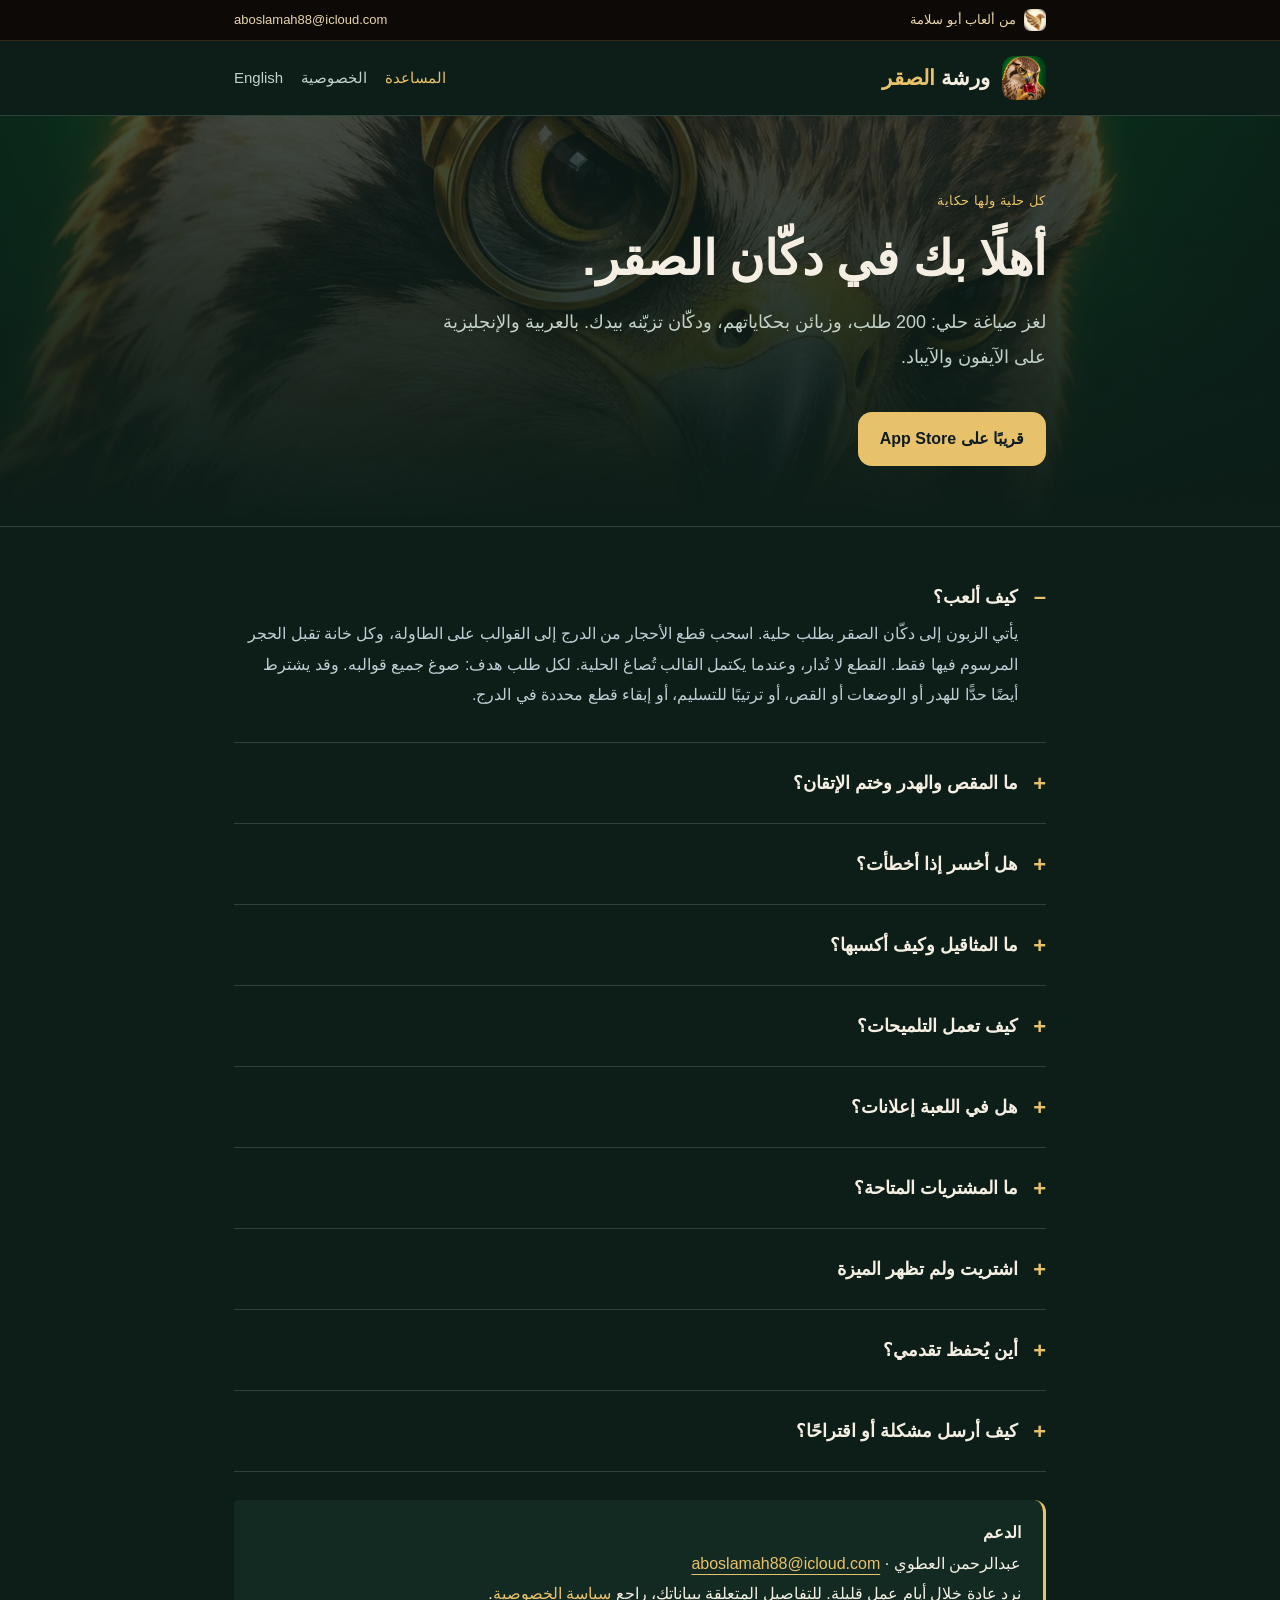
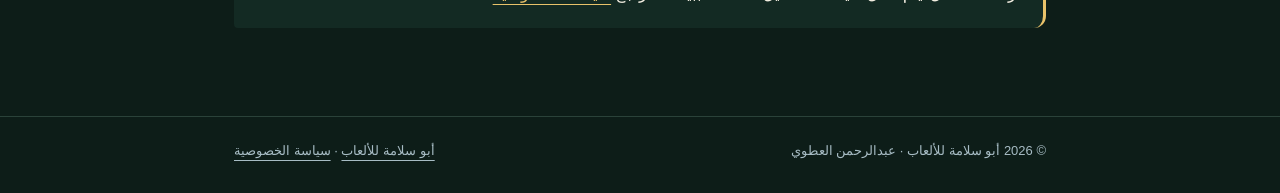
<file: falcon-workshop/index.html>
<!doctype html>
<html lang="ar" dir="rtl">
<head>
<meta charset="utf-8">
<meta name="viewport" content="width=device-width,initial-scale=1,viewport-fit=cover">
<title>ورشة الصقر — المساعدة والدعم</title>
<meta name="description" content="طريقة اللعب والمثاقيل والتلميحات والإعلانات والمشتريات في ورشة الصقر.">
<meta name="theme-color" content="#0d1d18">
<link rel="alternate" hreflang="en" href="en.html">
<link rel="icon" type="image/png" href="../assets/falcon-workshop-icon-180.png">
<link rel="apple-touch-icon" href="../assets/falcon-workshop-icon-180.png">
<meta property="og:title" content="ورشة الصقر — المساعدة والدعم">
<meta property="og:description" content="طريقة اللعب والمثاقيل والتلميحات والإعلانات والمشتريات في ورشة الصقر.">
<meta property="og:image" content="https://aboslamah88-bit.github.io/assets/falcon-workshop-poster.jpg">
<link rel="stylesheet" href="style.css">
</head>
<body>
<div class="studio"><div class="wrap"><a href="../"><img src="../assets/abu-salama-falcon.webp" alt="" width="22" height="22">من ألعاب أبو سلامة</a><a href="mailto:aboslamah88@icloud.com" dir="ltr">aboslamah88@icloud.com</a></div></div>
<header class="game-head"><div class="wrap"><a class="brand" href="./"><img src="../assets/falcon-workshop-icon.webp" alt="" width="44" height="44"><span>ورشة <span>الصقر</span></span></a><nav class="tabs" aria-label="التنقل"><a href="./" aria-current="page">المساعدة</a><a href="privacy.html">الخصوصية</a><a href="en.html" lang="en" hreflang="en">English</a></nav></div></header>
<div class="hero"><div class="bg" style="background-image:url('../assets/falcon-workshop-poster.webp')"></div><div class="wrap"><p class="eyebrow">كل حلية ولها حكاية</p><h1>أهلًا بك في دكّان الصقر.</h1><p class="intro">لغز صياغة حلي: 200 طلب، وزبائن بحكاياتهم، ودكّان تزيّنه بيدك. بالعربية والإنجليزية على الآيفون والآيباد.</p><p class="store" aria-disabled="true">قريبًا على App Store</p></div></div>
<main><div class="wrap">
<section aria-label="FAQ"><details open><summary>كيف ألعب؟</summary><p>يأتي الزبون إلى دكّان الصقر بطلب حلية. اسحب قطع الأحجار من الدرج إلى القوالب على الطاولة، وكل خانة تقبل الحجر المرسوم فيها فقط. القطع لا تُدار، وعندما يكتمل القالب تُصاغ الحلية. لكل طلب هدف: صوغ جميع قوالبه. وقد يشترط أيضًا حدًّا للهدر أو الوضعات أو القص، أو ترتيبًا للتسليم، أو إبقاء قطع محددة في الدرج.</p></details>
<details><summary>ما المقص والهدر وختم الإتقان؟</summary><p>المقص يقسم قطعة إلى جزأين بعدد محدود في كل طلب. الحجر الذي يوضع خارج القوالب يُحسب هدرًا. تنال «ختم الإتقان» عندما تصوغ الطلب بأقل هدر وأقل قص ممكنين لذلك الطلب.</p></details>
<details><summary>هل أخسر إذا أخطأت؟</summary><p>لا. التراجع مجاني دائمًا ويمكنك إعادة المحاولة متى شئت. إذا وصلت إلى طريق مسدود قد يعرض عليك المعلّم «فرصة أخيرة» اختيارية؛ الطلب الذي تكمله بها يُحسب لك، لكن ختم الإتقان يبقى للمحاولة دون مساعدة.</p></details>
<details><summary>ما المثاقيل وكيف أكسبها؟</summary><p>المثاقيل عملة الدكّان، تُكسب باللعب: عن أول صياغة لكل طلب، وأول ختم إتقان، وتقويم هدايا من سبعة أيام يتصاعد حتى الهدية الكبيرة في اليوم السابع. الأيام التي تغيب فيها لا تُضيّع شيئًا. تصرفها على زينة الطاولة والدكّان والدار.</p></details>
<details><summary>كيف تعمل التلميحات؟</summary><p>أول تلميح في الطلب مجاني. بعده يمكنك اختيار مشاهدة فيديو للحصول على تلميح، أو شراء «تلميحات لا محدودة» لتصبح كل التلميحات مجانية دون فيديو.</p></details>
<details><summary>هل في اللعبة إعلانات؟</summary><p>لا تبدأ الإعلانات قبل سؤال قصير عن فئتك العمرية يظهر بعد أول الطلبات، وإذا كنت دون السن المطلوبة تبقى متوقفة. الفيديوهات بمكافأة تظهر فقط عندما تختارها: لتلميح، أو لفرصة أخيرة، أو لمضاعفة هدية اليوم. قد يظهر إعلان بين الطلبات أحيانًا بعد إنهاء طلب، ولا يظهر أثناء اللعب. «إزالة الإعلانات» أو «حزمة الذهب» تُوقف الإعلانات بين الطلبات.</p></details>
<details><summary>ما المشتريات المتاحة؟</summary><p>كلها شراء لمرة واحدة دون اشتراك: «حزمة الذهب» (500 مثقال وبلا إعلانات بين الطلبات وتلميحات لا محدودة)، و«تلميحات لا محدودة»، و«إزالة الإعلانات». يعرض المتجر السعر بعملة حساب Apple قبل التأكيد.</p></details>
<details><summary>اشتريت ولم تظهر الميزة</summary><p>من مخزن الدكّان اختر «استعادة المشتريات» بحساب Apple الذي أتم الشراء، وتأكد من اتصالك بالإنترنت. الشراء المعلّق لا يفتح الميزة حتى توافق عليه Apple. الاسترداد تتولاه Apple عبر <a href="https://reportaproblem.apple.com">reportaproblem.apple.com</a>.</p></details>
<details><summary>أين يُحفظ تقدمي؟</summary><p>على جهازك: الطلبات والأختام والمثاقيل والزينة والإعدادات. لا يوجد حساب لعب أو مزامنة بين الأجهزة، وحذف التطبيق قد يحذف التقدم. يمكن اللعب دون اتصال، أما الإعلانات والشراء والاستعادة فتحتاج اتصالًا.</p></details>
<details><summary>كيف أرسل مشكلة أو اقتراحًا؟</summary><p>راسلنا على <a href="mailto:aboslamah88@icloud.com" dir="ltr">aboslamah88@icloud.com</a>. اذكر رقم الطلب وإصدار اللعبة ونوع الجهاز، وأرفق لقطة إن أمكن. لا ترسل كلمات مرور أو بيانات بطاقة دفع.</p></details>
</section><div class="note"><strong>الدعم</strong><br>عبدالرحمن العطوي · <a href="mailto:aboslamah88@icloud.com" dir="ltr">aboslamah88@icloud.com</a><br>نرد عادة خلال أيام عمل قليلة. للتفاصيل المتعلقة ببياناتك، راجع <a href="privacy.html">سياسة الخصوصية</a>.</div>
</div></main>
<footer><div class="wrap"><span>© 2026 أبو سلامة للألعاب · عبدالرحمن العطوي</span><span><a href="../">أبو سلامة للألعاب</a> · <a href="privacy.html">سياسة الخصوصية</a></span></div></footer>
</body>
</html>
</file>
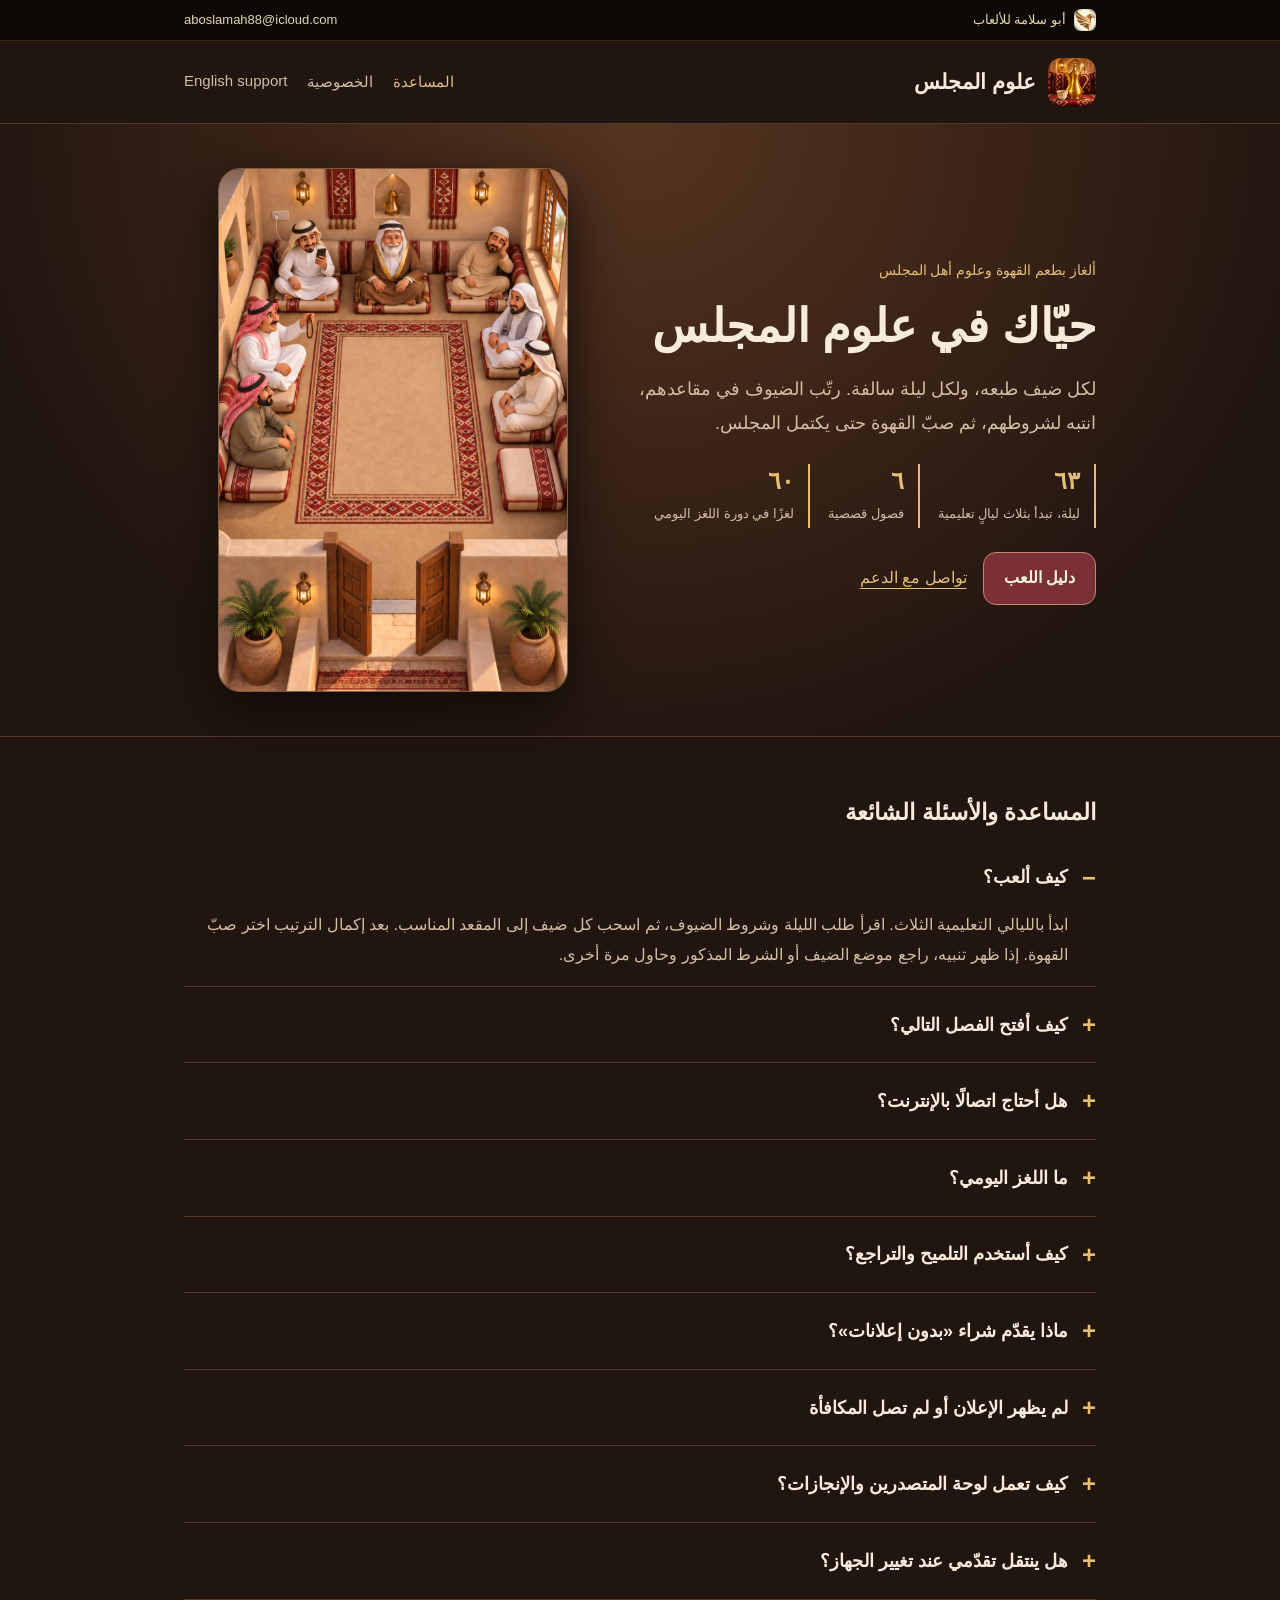
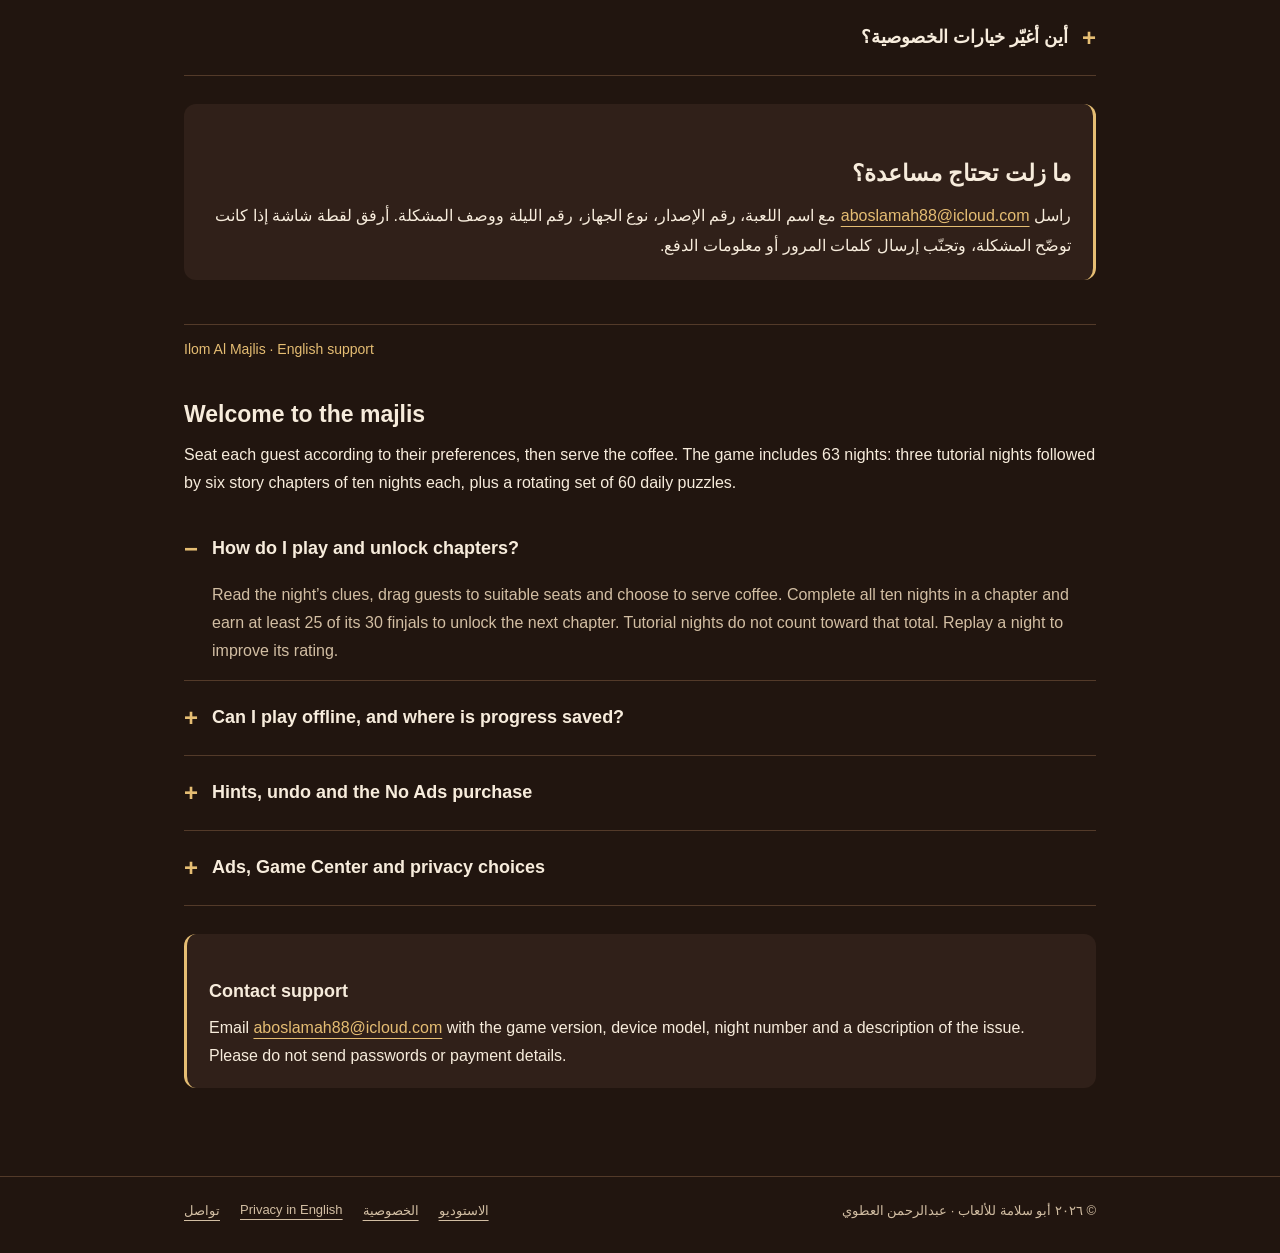
<file: ilom-almajlis/index.html>
<!doctype html>
<html lang="ar" dir="rtl">
<head>
<meta charset="utf-8">
<meta name="viewport" content="width=device-width,initial-scale=1,viewport-fit=cover">
<title>علوم المجلس — المساعدة والدعم | أبو سلامة للألعاب</title>
<meta name="description" content="المساعدة والدعم للعبة علوم المجلس على iPhone وiPad: ترتيب الضيوف، تقديم القهوة، الفصول، اللغز اليومي واسترجاع المشتريات.">
<meta name="theme-color" content="#21150f">
<link rel="canonical" href="https://aboslamah88-bit.github.io/ilom-almajlis/">
<link rel="icon" type="image/png" href="../assets/ilom-almajlis-icon.png">
<link rel="apple-touch-icon" href="../assets/ilom-almajlis-icon.png">
<link rel="stylesheet" href="style.css">
</head>
<body>
<a class="skip" href="#main">تخطَّ إلى المحتوى</a>
<div class="studio"><div class="wrap"><a href="../"><img src="../assets/abu-salama-falcon-32.png" width="22" height="22" alt="">أبو سلامة للألعاب</a><a href="mailto:aboslamah88@icloud.com" dir="ltr">aboslamah88@icloud.com</a></div></div>
<header class="game-head"><div class="wrap"><a class="brand" href="./"><img src="../assets/ilom-almajlis-icon.png" width="48" height="48" alt="أيقونة علوم المجلس"><span>علوم المجلس</span></a><nav class="tabs" aria-label="روابط اللعبة"><a href="#help" aria-current="page">المساعدة</a><a href="privacy.html">الخصوصية</a><a href="#support-en" lang="en">English support</a></nav></div></header>
<main id="main">
 <section class="hero"><div class="wrap">
  <div><span class="eyebrow">ألغاز بطعم القهوة وعلوم أهل المجلس</span><h1>حيّاك في علوم المجلس</h1><p class="intro">لكل ضيف طبعه، ولكل ليلة سالفة. رتّب الضيوف في مقاعدهم، انتبه لشروطهم، ثم صبّ القهوة حتى يكتمل المجلس.</p><div class="stats"><div><b>٦٣</b><span>ليلة، تبدأ بثلاث ليالٍ تعليمية</span></div><div><b>٦</b><span>فصول قصصية</span></div><div><b>٦٠</b><span>لغزًا في دورة اللغز اليومي</span></div></div><div class="actions"><a class="button" href="#help">دليل اللعب</a><a href="mailto:aboslamah88@icloud.com">تواصل مع الدعم</a></div></div>
  <figure class="scene"><img src="../assets/ilom-almajlis-poster.png" width="1024" height="1536" alt="مجلس سعودي مرسوم بألوان دافئة، يجلس فيه الضيوف حول سجادة المجلس"></figure>
 </div></section>
 <div class="wrap">
  <section id="help" aria-labelledby="help-title"><h2 id="help-title">المساعدة والأسئلة الشائعة</h2>
   <details open><summary>كيف ألعب؟</summary><p>ابدأ بالليالي التعليمية الثلاث. اقرأ طلب الليلة وشروط الضيوف، ثم اسحب كل ضيف إلى المقعد المناسب. بعد إكمال الترتيب اختر صبّ القهوة. إذا ظهر تنبيه، راجع موضع الضيف أو الشرط المذكور وحاول مرة أخرى.</p></details>
   <details><summary>كيف أفتح الفصل التالي؟</summary><p>أكمل الليالي العشر في الفصل السابق واجمع فيه ٢٥ فنجالًا على الأقل من أصل ٣٠. يمكنك إعادة ليلة لتحسين تقييمها. الليالي التعليمية الثلاث لا تدخل في مجموع فناجيل الفصل.</p></details>
   <details><summary>هل أحتاج اتصالًا بالإنترنت؟</summary><p>يمكن حل ألغاز اللعبة الأساسية دون اتصال. تحتاج إعلانات المكافأة الاختيارية وعمليات الشراء واسترجاعها وخدمات Game Center إلى اتصال بالإنترنت. تحفظ اللعبة التقدّم والإعدادات على جهازك.</p></details>
   <details><summary>ما اللغز اليومي؟</summary><p>توجد مجموعة من ٦٠ لغزًا تتناوب بحسب اليوم. تحدٍّ إضافي مستقل عن ليالي القصة، ويمكنك متابعة أيام مشاركتك من داخل اللعبة.</p></details>
   <details><summary>كيف أستخدم التلميح والتراجع؟</summary><p>التلميح الأول لكل ليلة مجاني، ولديك تراجعان مجانيان في المحاولة. يمكن طلب مساعدة إضافية بمشاهدة إعلان مكافأة اختياري عند توفره. إعادة المحاولة متاحة دون إعلان.</p></details>
   <details><summary>ماذا يقدّم شراء «بدون إعلانات»؟</summary><p>هو شراء اختياري لمرة واحدة، يتيح المساعدة التي كانت مرتبطة بإعلانات المكافأة دون مشاهدتها. يعرض متجر Apple السعر قبل تأكيد الشراء. لاسترجاعه افتح الإعدادات واختر «استرجع مشترياتي» باستخدام حساب Apple الذي اشترى المنتج نفسه. لا تتطلب استعادة الشراء اشتراكًا جديدًا.</p></details>
   <details><summary>لم يظهر الإعلان أو لم تصل المكافأة</summary><p>قد لا يتوفر إعلان في منطقتك أو وقت الطلب. تأكد من الاتصال، ثم حاول لاحقًا. لا تُمنح المكافأة إلا بعد أن تؤكد خدمة الإعلان اكتمال المشاهدة. إذا استمرت المشكلة، أرسل لنا رقم إصدار اللعبة ونوع الجهاز ووصف ما حدث.</p></details>
   <details><summary>كيف تعمل لوحة المتصدرين والإنجازات؟</summary><p>تستخدم اللعبة Apple Game Center لإرسال نقاط السمعة والإنجازات عند تسجيل الدخول. يمكنك إدارة تسجيل الدخول ومشاركة نشاطك من إعدادات Game Center في الجهاز. لا تحتاج حسابًا لدى أبو سلامة للألعاب للعب القصة.</p></details>
   <details><summary>هل ينتقل تقدّمي عند تغيير الجهاز؟</summary><p>التقدّم والإعدادات محفوظان محليًا، ولا توجد مزامنة تقدّم خاصة باللعبة بين الأجهزة. استرجاع شراء «بدون إعلانات» منفصل عن استرجاع التقدّم. قد تدخل البيانات المحلية ضمن النسخ الاحتياطية التي يديرها نظام Apple بحسب إعداداتك.</p></details>
   <details><summary>أين أغيّر خيارات الخصوصية؟</summary><p>يمكنك تغيير إذن التتبع من إعدادات الجهاز، ضمن الخصوصية والأمن ثم التتبع. يظهر خيار خصوصية الإعلانات داخل إعدادات اللعبة عندما تتطلبه منصة موافقة Google UMP في منطقتك. اقرأ <a href="privacy.html">سياسة الخصوصية</a> لتفاصيل الخدمات والبيانات.</p></details>
  </section>
  <aside class="note" aria-label="التواصل مع الدعم"><h2>ما زلت تحتاج مساعدة؟</h2><p>راسل <a href="mailto:aboslamah88@icloud.com" dir="ltr">aboslamah88@icloud.com</a> مع اسم اللعبة، رقم الإصدار، نوع الجهاز، رقم الليلة ووصف المشكلة. أرفق لقطة شاشة إذا كانت توضّح المشكلة، وتجنّب إرسال كلمات المرور أو معلومات الدفع.</p></aside>
  <section class="english" id="support-en" lang="en" dir="ltr" aria-labelledby="english-title"><span class="eyebrow">Ilom Al Majlis · English support</span><h2 id="english-title">Welcome to the majlis</h2><p>Seat each guest according to their preferences, then serve the coffee. The game includes 63 nights: three tutorial nights followed by six story chapters of ten nights each, plus a rotating set of 60 daily puzzles.</p>
   <details open><summary>How do I play and unlock chapters?</summary><p>Read the night’s clues, drag guests to suitable seats and choose to serve coffee. Complete all ten nights in a chapter and earn at least 25 of its 30 finjals to unlock the next chapter. Tutorial nights do not count toward that total. Replay a night to improve its rating.</p></details>
   <details><summary>Can I play offline, and where is progress saved?</summary><p>Core puzzles work offline. Optional rewarded ads, purchases, purchase restoration and Game Center need internet access. Progress and settings are stored on your device. The game does not provide its own cross-device progress sync; Apple-managed device backups may include local data, depending on your settings.</p></details>
   <details><summary>Hints, undo and the No Ads purchase</summary><p>The first hint for each night and two undos per attempt are free. Further help can use an optional rewarded ad when available. Resetting an attempt is free. The optional, one-time No Ads purchase provides the help associated with rewarded ads without watching them. Apple displays the price before purchase. Use Restore purchases in the game’s settings with the same Apple Account to restore an existing purchase.</p></details>
   <details><summary>Ads, Game Center and privacy choices</summary><p>Rewarded ads are optional and availability varies. Game Center shares reputation scores and achievements with Apple while signed in; manage your profile and activity sharing in the device’s Game Center settings. Manage tracking permission in the device’s Privacy &amp; Security settings. The game offers Google UMP ad privacy options when required. See the <a href="privacy-en.html">English privacy policy</a> for details.</p></details>
   <div class="note"><h3>Contact support</h3><p>Email <a href="mailto:aboslamah88@icloud.com">aboslamah88@icloud.com</a> with the game version, device model, night number and a description of the issue. Please do not send passwords or payment details.</p></div>
  </section>
 </div>
</main>
<footer><div class="wrap"><span>© ٢٠٢٦ أبو سلامة للألعاب · عبدالرحمن العطوي</span><nav aria-label="روابط التذييل"><a href="../">الاستوديو</a><a href="privacy.html">الخصوصية</a><a href="privacy-en.html" lang="en">Privacy in English</a><a href="mailto:aboslamah88@icloud.com">تواصل</a></nav></div></footer>
</body>
</html>
</file>
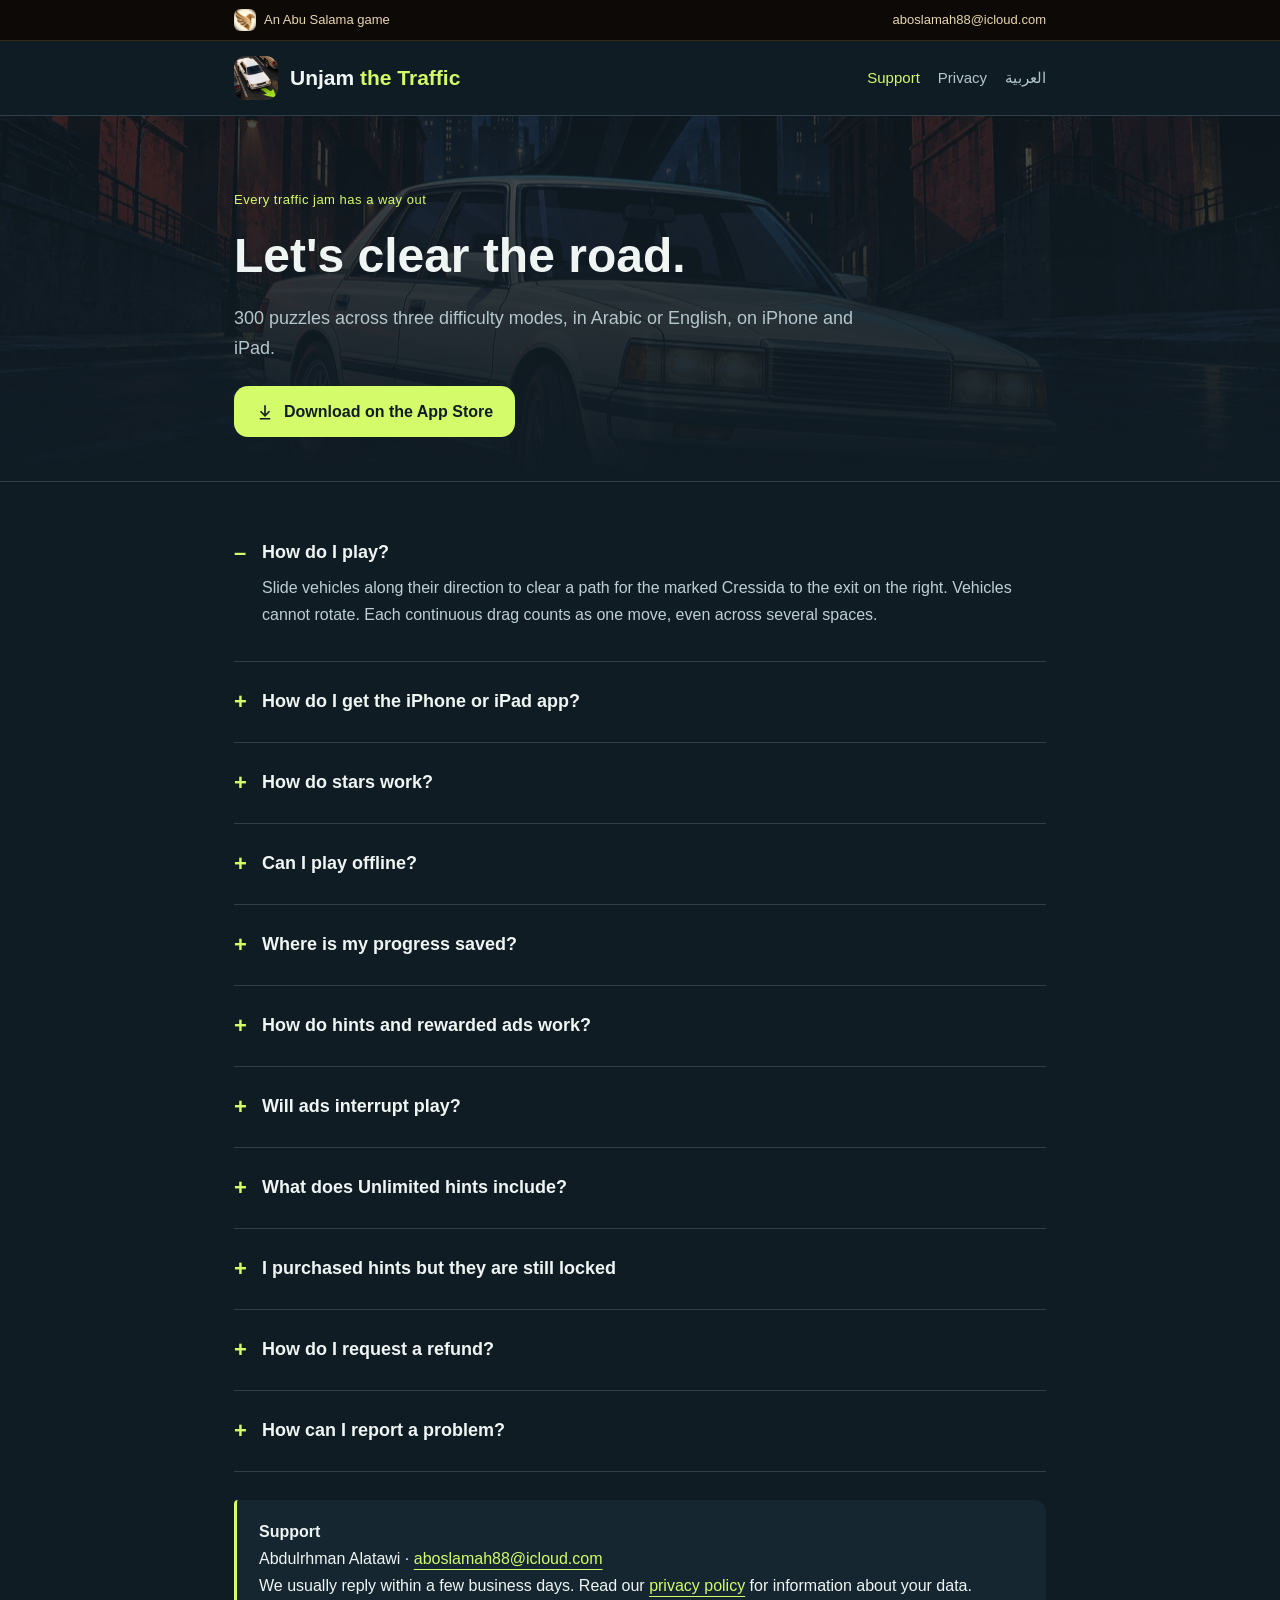
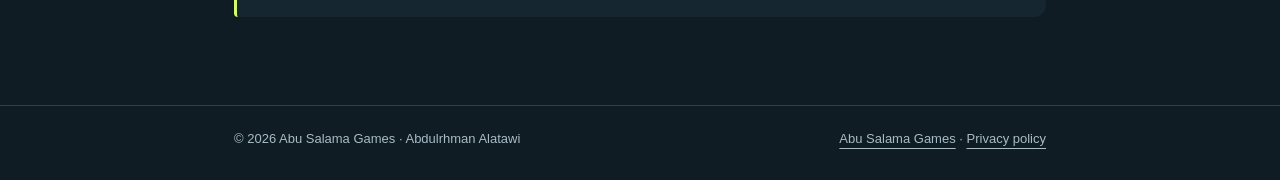
<file: fakk-zahma/en.html>
<!doctype html>
<html lang="en" dir="ltr">
<head>
<meta charset="utf-8">
<meta name="viewport" content="width=device-width,initial-scale=1,viewport-fit=cover">
<title>Unjam the Traffic — Support</title>
<meta name="description" content="Help with puzzles, saved progress, rewarded ads and unlimited hints.">
<meta name="theme-color" content="#101c24">
<meta name="apple-itunes-app" content="app-id=6811374922">
<link rel="alternate" hreflang="ar" href="./">
<link rel="icon" type="image/png" href="../assets/fakk-zahma-icon-180.png">
<link rel="apple-touch-icon" href="../assets/fakk-zahma-icon-180.png">
<meta property="og:title" content="Unjam the Traffic — Support">
<meta property="og:description" content="Help with puzzles, saved progress, rewarded ads and unlimited hints.">
<meta property="og:image" content="https://aboslamah88-bit.github.io/assets/fakk-zahma-poster.jpg">
<link rel="stylesheet" href="style.css">
</head>
<body>
<div class="studio"><div class="wrap"><a href="../en/"><img src="../assets/abu-salama-falcon.webp" alt="" width="22" height="22">An Abu Salama game</a><a href="mailto:aboslamah88@icloud.com">aboslamah88@icloud.com</a></div></div>
<header class="game-head"><div class="wrap"><a class="brand" href="en.html"><img src="../assets/fakk-zahma-icon.webp" alt="" width="44" height="44"><span>Unjam <span>the Traffic</span></span></a><nav class="tabs" aria-label="Navigation"><a href="en.html" aria-current="page">Support</a><a href="privacy-en.html">Privacy</a><a href="./" lang="ar" hreflang="ar">العربية</a></nav></div></header>
<div class="hero"><div class="bg" style="background-image:url('../assets/fakk-zahma-poster.webp')"></div><div class="wrap"><p class="eyebrow">Every traffic jam has a way out</p><h1>Let's clear the road.</h1><p class="intro">300 puzzles across three difficulty modes, in Arabic or English, on iPhone and iPad.</p><a class="store" href="https://apps.apple.com/app/id6811374922"><svg viewBox="0 0 24 24" fill="none" stroke="currentColor" stroke-width="2.2" aria-hidden="true"><path d="M12 3v12M6 11l6 6 6-6M5 21h14"/></svg>Download on the App Store</a></div></div>
<main><div class="wrap">
<section aria-label="FAQ"><details open><summary>How do I play?</summary><p>Slide vehicles along their direction to clear a path for the marked Cressida to the exit on the right. Vehicles cannot rotate. Each continuous drag counts as one move, even across several spaces.</p></details>
<details><summary>How do I get the iPhone or iPad app?</summary><p>Download Unjam the Traffic for free from the <a href="https://apps.apple.com/app/id6811374922">App Store</a>. It requires iOS or iPadOS 15 or later, and updates arrive through the App Store.</p></details>
<details><summary>How do stars work?</summary><p>Match the optimal move count for three stars. Up to three extra moves earn two stars; more earn one. Replay any level to improve your result.</p></details>
<details><summary>Can I play offline?</summary><p>The app includes every puzzle and vehicle, so you can play offline. Ads, purchases, purchase restoration and this page need an internet connection.</p></details>
<details><summary>Where is my progress saved?</summary><p>Progress stays on your device. There is no game account or cross-device sync. On returning, you can continue or start a new game. Deleting the app may remove its progress; restarting a level keeps earlier results.</p></details>
<details><summary>How do hints and rewarded ads work?</summary><p>The first two hints in each level are free. You can then choose a rewarded ad to receive three saved hint credits when the provider confirms the reward. An extra hint uses one credit, and no credit is spent unless a valid hint is produced. Closing an ad before earning its reward does not add credits.</p><p>If an ad is unavailable, a complimentary hint is offered and you can keep playing.</p></details>
<details><summary>Will ads interrupt play?</summary><p>There are no banner ads or ads between levels. A rewarded ad appears only when you choose it for hints, and you can keep solving without watching one.</p></details>
<details><summary>What does Unlimited hints include?</summary><p>One purchase unlocks hints across all levels without watching ads. There is no subscription. Apple's localized price appears before confirmation. If the store says the purchase is unavailable, you can keep playing while it becomes available.</p></details>
<details><summary>I purchased hints but they are still locked</summary><p>Open the Shop and select Restore purchases while connected to the internet, using the Apple Account that made the purchase. A pending purchase unlocks only after Apple's approval. Restoration unlocks hints; it does not transfer progress from another device.</p></details>
<details><summary>How do I request a refund?</summary><p>Apple handles payments and refunds. Request one at <a href="https://reportaproblem.apple.com">reportaproblem.apple.com</a> with the Apple Account that made the purchase.</p></details>
<details><summary>How can I report a problem?</summary><p>Email <a href="mailto:aboslamah88@icloud.com">aboslamah88@icloud.com</a> with the mode, level, game version and device model, plus a screenshot if useful. Do not send passwords or payment-card information.</p></details>
</section><div class="note"><strong>Support</strong><br>Abdulrhman Alatawi · <a href="mailto:aboslamah88@icloud.com">aboslamah88@icloud.com</a><br>We usually reply within a few business days. Read our <a href="privacy-en.html">privacy policy</a> for information about your data.</div>
</div></main>
<footer><div class="wrap"><span>© 2026 Abu Salama Games · Abdulrhman Alatawi</span><span><a href="../en/">Abu Salama Games</a> · <a href="privacy-en.html">Privacy policy</a></span></div></footer>
</body>
</html>
</file>
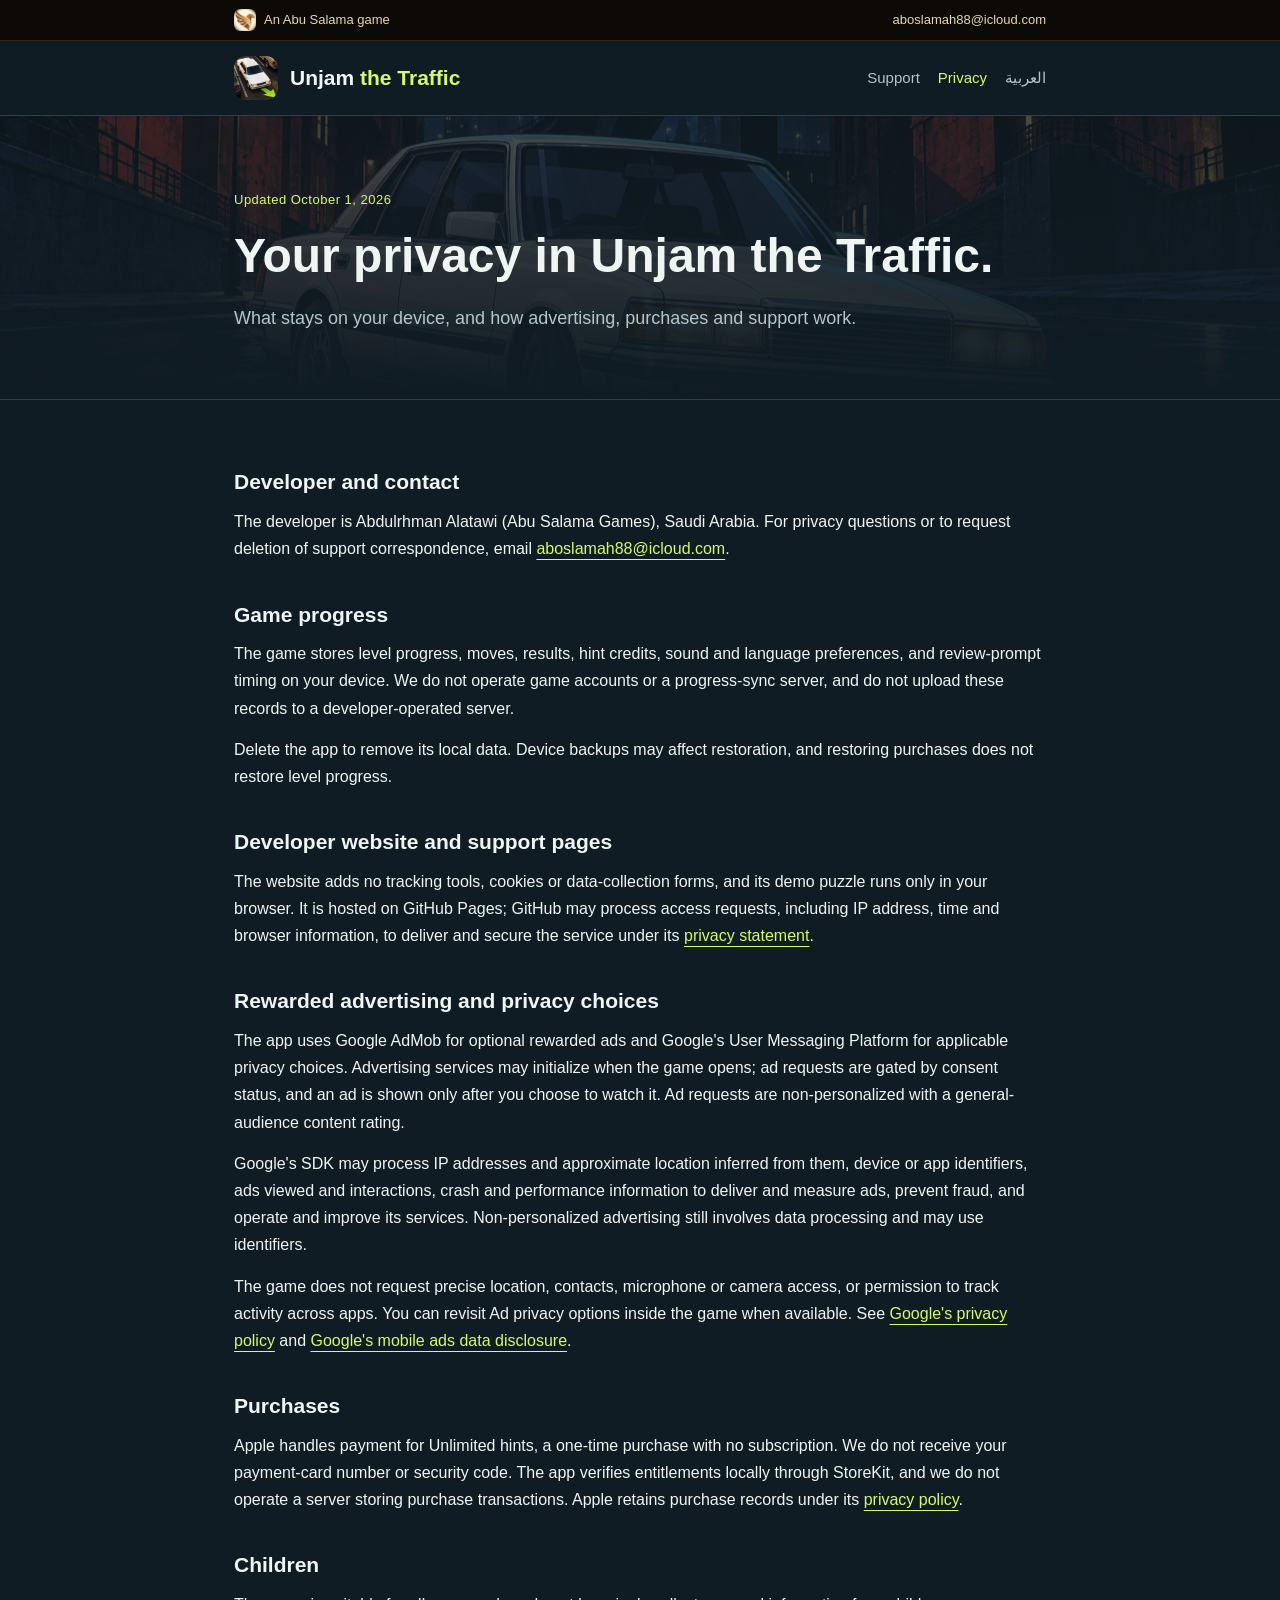
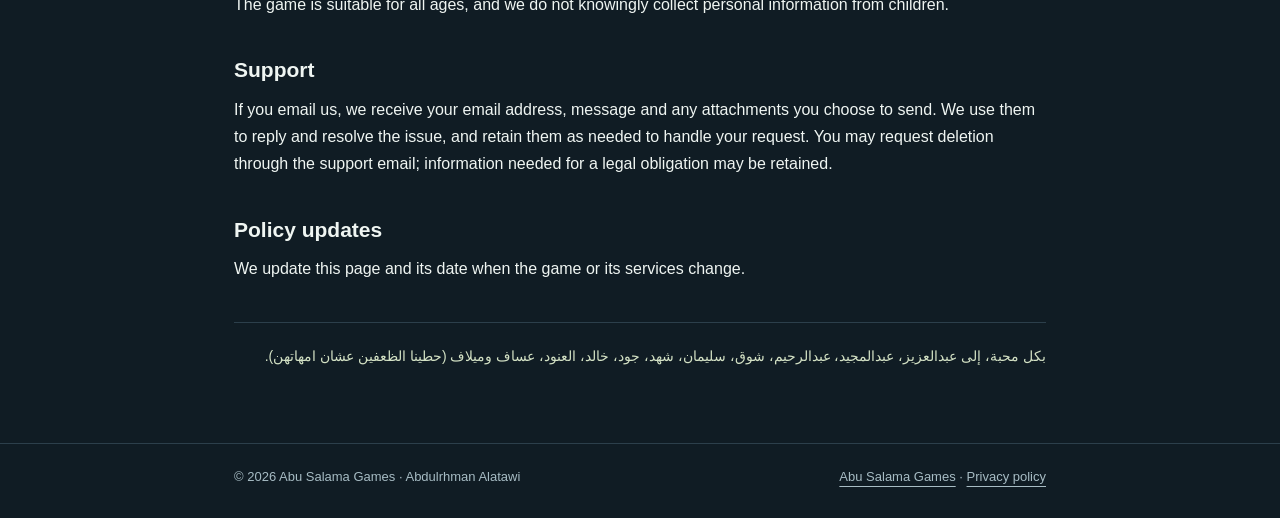
<file: fakk-zahma/privacy-en.html>
<!doctype html>
<html lang="en" dir="ltr">
<head>
<meta charset="utf-8">
<meta name="viewport" content="width=device-width,initial-scale=1,viewport-fit=cover">
<title>Unjam the Traffic — Privacy Policy</title>
<meta name="description" content="Game data, advertising, purchases and privacy choices.">
<meta name="theme-color" content="#101c24">
<meta name="apple-itunes-app" content="app-id=6811374922">
<link rel="alternate" hreflang="ar" href="privacy.html">
<link rel="icon" type="image/png" href="../assets/fakk-zahma-icon-180.png">
<link rel="apple-touch-icon" href="../assets/fakk-zahma-icon-180.png">
<meta property="og:title" content="Unjam the Traffic — Privacy Policy">
<meta property="og:description" content="Game data, advertising, purchases and privacy choices.">
<meta property="og:image" content="https://aboslamah88-bit.github.io/assets/fakk-zahma-poster.jpg">
<link rel="stylesheet" href="style.css">
</head>
<body>
<div class="studio"><div class="wrap"><a href="../en/"><img src="../assets/abu-salama-falcon.webp" alt="" width="22" height="22">An Abu Salama game</a><a href="mailto:aboslamah88@icloud.com">aboslamah88@icloud.com</a></div></div>
<header class="game-head"><div class="wrap"><a class="brand" href="en.html"><img src="../assets/fakk-zahma-icon.webp" alt="" width="44" height="44"><span>Unjam <span>the Traffic</span></span></a><nav class="tabs" aria-label="Navigation"><a href="en.html">Support</a><a href="privacy-en.html" aria-current="page">Privacy</a><a href="privacy.html" lang="ar" hreflang="ar">العربية</a></nav></div></header>
<div class="hero"><div class="bg" style="background-image:url('../assets/fakk-zahma-poster.webp')"></div><div class="wrap"><p class="eyebrow">Updated October 1, 2026</p><h1>Your privacy in Unjam the Traffic.</h1><p class="intro">What stays on your device, and how advertising, purchases and support work.</p></div></div>
<main><div class="wrap">
<h2>Developer and contact</h2><p>The developer is Abdulrhman Alatawi (Abu Salama Games), Saudi Arabia. For privacy questions or to request deletion of support correspondence, email <a href="mailto:aboslamah88@icloud.com">aboslamah88@icloud.com</a>.</p>
<h2>Game progress</h2><p>The game stores level progress, moves, results, hint credits, sound and language preferences, and review-prompt timing on your device. We do not operate game accounts or a progress-sync server, and do not upload these records to a developer-operated server.</p><p>Delete the app to remove its local data. Device backups may affect restoration, and restoring purchases does not restore level progress.</p>
<h2>Developer website and support pages</h2><p>The website adds no tracking tools, cookies or data-collection forms, and its demo puzzle runs only in your browser. It is hosted on GitHub Pages; GitHub may process access requests, including IP address, time and browser information, to deliver and secure the service under its <a href="https://docs.github.com/site-policy/privacy-policies/github-general-privacy-statement" target="_blank" rel="noreferrer">privacy statement</a>.</p>
<h2>Rewarded advertising and privacy choices</h2><p>The app uses Google AdMob for optional rewarded ads and Google's User Messaging Platform for applicable privacy choices. Advertising services may initialize when the game opens; ad requests are gated by consent status, and an ad is shown only after you choose to watch it. Ad requests are non-personalized with a general-audience content rating.</p><p>Google's SDK may process IP addresses and approximate location inferred from them, device or app identifiers, ads viewed and interactions, crash and performance information to deliver and measure ads, prevent fraud, and operate and improve its services. Non-personalized advertising still involves data processing and may use identifiers.</p><p>The game does not request precise location, contacts, microphone or camera access, or permission to track activity across apps. You can revisit Ad privacy options inside the game when available. See <a href="https://policies.google.com/privacy" target="_blank" rel="noreferrer">Google's privacy policy</a> and <a href="https://developers.google.com/admob/ios/privacy/data-disclosure" target="_blank" rel="noreferrer">Google's mobile ads data disclosure</a>.</p>
<h2>Purchases</h2><p>Apple handles payment for Unlimited hints, a one-time purchase with no subscription. We do not receive your payment-card number or security code. The app verifies entitlements locally through StoreKit, and we do not operate a server storing purchase transactions. Apple retains purchase records under its <a href="https://www.apple.com/legal/privacy/" target="_blank" rel="noreferrer">privacy policy</a>.</p>
<h2>Children</h2><p>The game is suitable for all ages, and we do not knowingly collect personal information from children.</p>
<h2>Support</h2><p>If you email us, we receive your email address, message and any attachments you choose to send. We use them to reply and resolve the issue, and retain them as needed to handle your request. You may request deletion through the support email; information needed for a legal obligation may be retained.</p>
<h2>Policy updates</h2><p>We update this page and its date when the game or its services change.</p>
<p class="dedication" lang="ar" dir="rtl">بكل محبة، إلى عبدالعزيز، عبدالمجيد، عبدالرحيم، شوق، سليمان، شهد، جود، خالد، العنود، عساف وميلاف (حطينا الظعفين عشان امهاتهن).</p>
</div></main>
<footer><div class="wrap"><span>© 2026 Abu Salama Games · Abdulrhman Alatawi</span><span><a href="../en/">Abu Salama Games</a> · <a href="privacy-en.html">Privacy policy</a></span></div></footer>
</body>
</html>
</file>
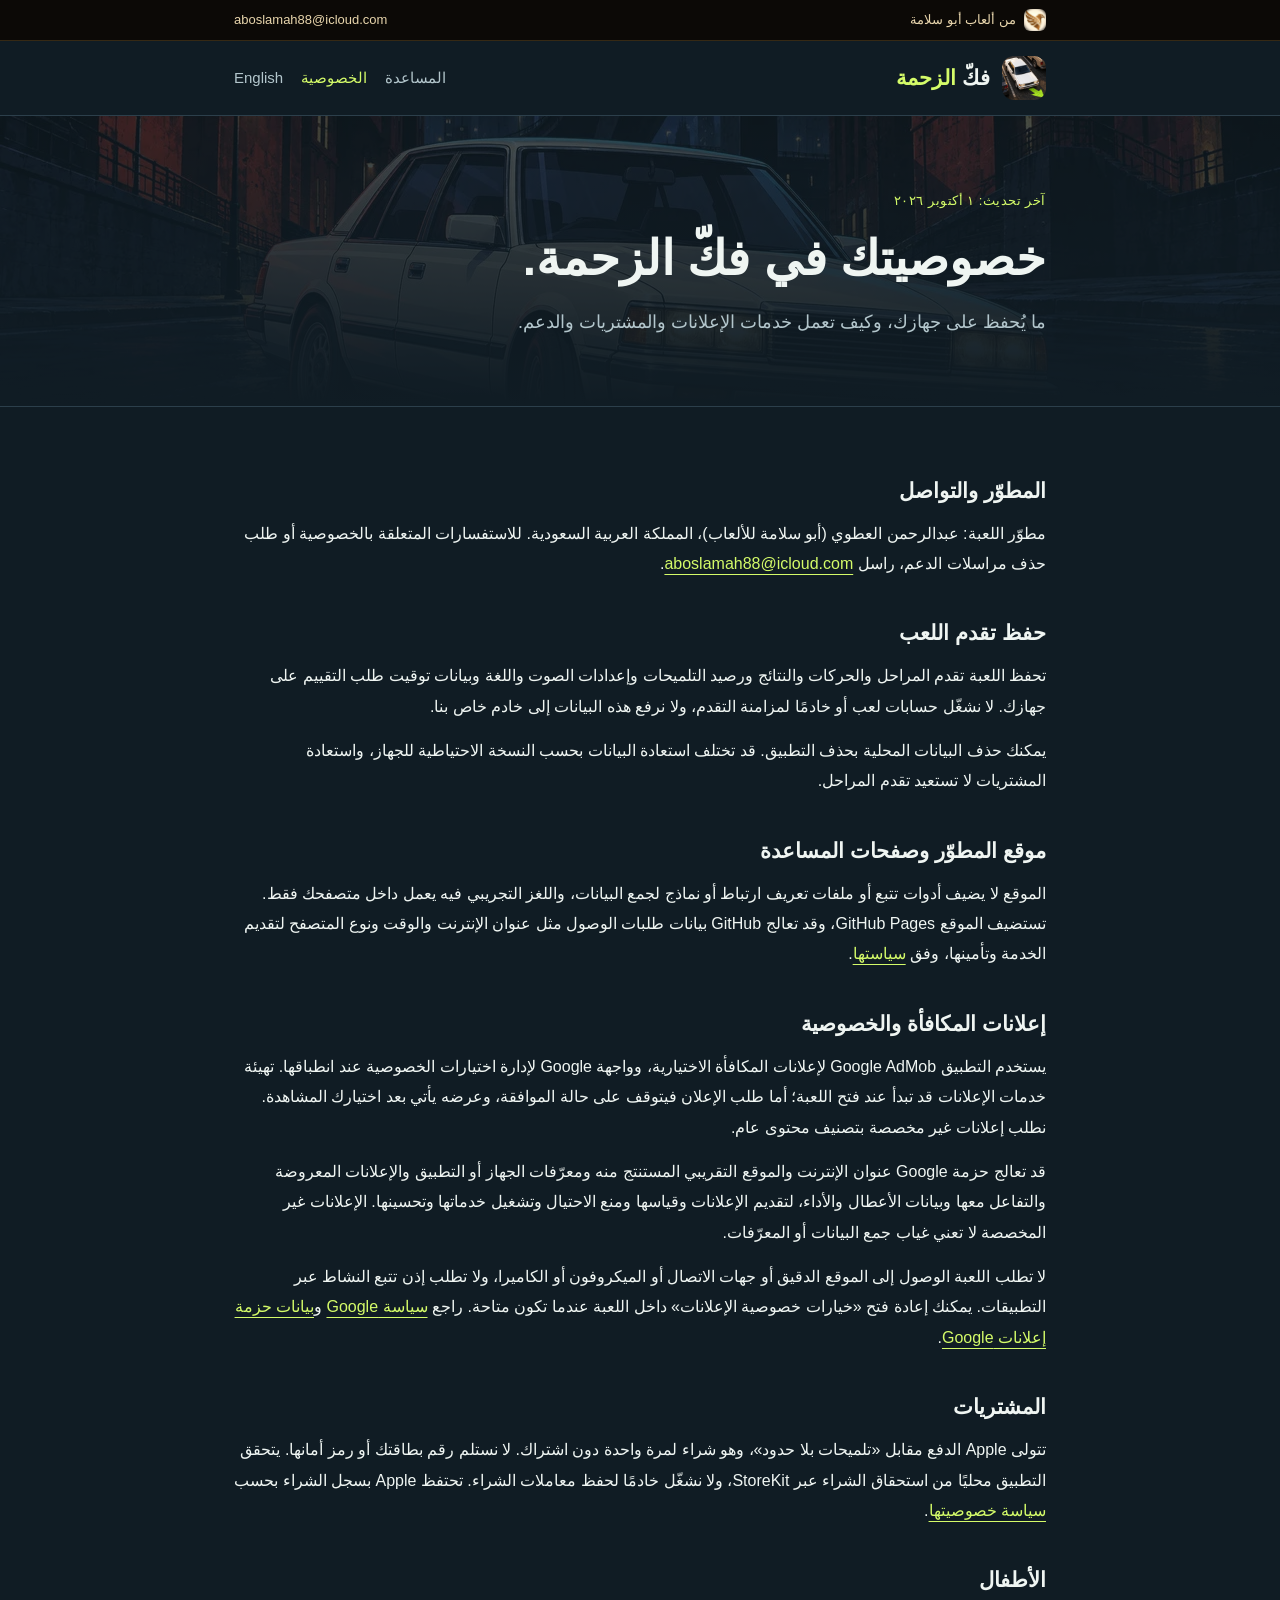
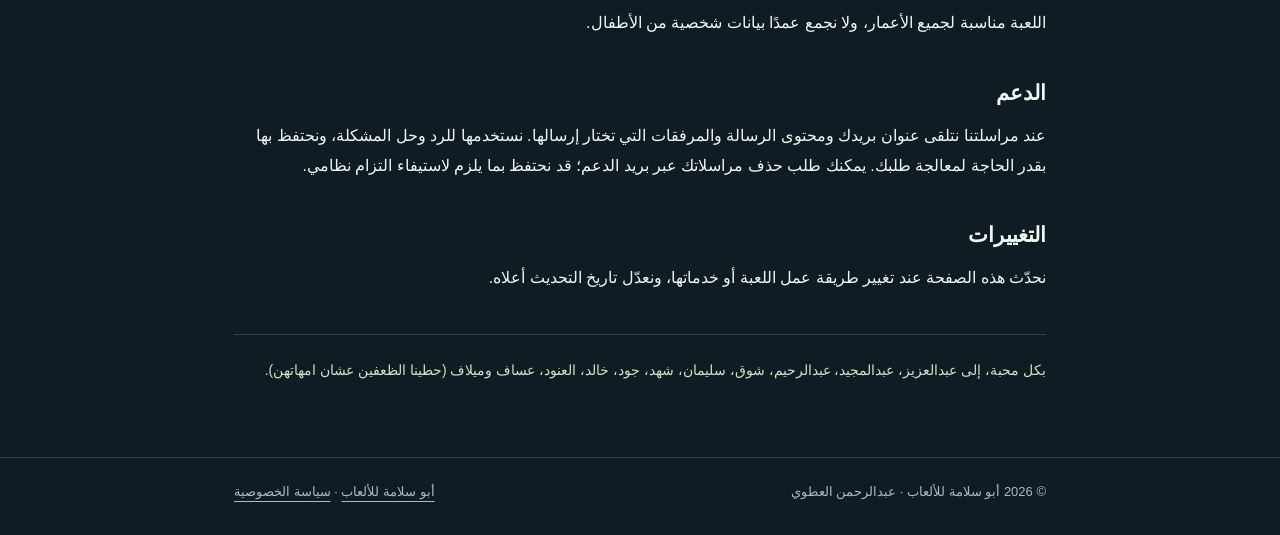
<file: fakk-zahma/privacy.html>
<!doctype html>
<html lang="ar" dir="rtl">
<head>
<meta charset="utf-8">
<meta name="viewport" content="width=device-width,initial-scale=1,viewport-fit=cover">
<title>فكّ الزحمة — سياسة الخصوصية</title>
<meta name="description" content="بيانات اللعب والإعلانات والمشتريات وخيارات الخصوصية في فكّ الزحمة.">
<meta name="theme-color" content="#101c24">
<meta name="apple-itunes-app" content="app-id=6811374922">
<link rel="alternate" hreflang="en" href="privacy-en.html">
<link rel="icon" type="image/png" href="../assets/fakk-zahma-icon-180.png">
<link rel="apple-touch-icon" href="../assets/fakk-zahma-icon-180.png">
<meta property="og:title" content="فكّ الزحمة — سياسة الخصوصية">
<meta property="og:description" content="بيانات اللعب والإعلانات والمشتريات وخيارات الخصوصية في فكّ الزحمة.">
<meta property="og:image" content="https://aboslamah88-bit.github.io/assets/fakk-zahma-poster.jpg">
<link rel="stylesheet" href="style.css">
</head>
<body>
<div class="studio"><div class="wrap"><a href="../"><img src="../assets/abu-salama-falcon.webp" alt="" width="22" height="22">من ألعاب أبو سلامة</a><a href="mailto:aboslamah88@icloud.com" dir="ltr">aboslamah88@icloud.com</a></div></div>
<header class="game-head"><div class="wrap"><a class="brand" href="./"><img src="../assets/fakk-zahma-icon.webp" alt="" width="44" height="44"><span>فكّ <span>الزحمة</span></span></a><nav class="tabs" aria-label="التنقل"><a href="./">المساعدة</a><a href="privacy.html" aria-current="page">الخصوصية</a><a href="privacy-en.html" lang="en" hreflang="en">English</a></nav></div></header>
<div class="hero"><div class="bg" style="background-image:url('../assets/fakk-zahma-poster.webp')"></div><div class="wrap"><p class="eyebrow">آخر تحديث: ١ أكتوبر ٢٠٢٦</p><h1>خصوصيتك في فكّ الزحمة.</h1><p class="intro">ما يُحفظ على جهازك، وكيف تعمل خدمات الإعلانات والمشتريات والدعم.</p></div></div>
<main><div class="wrap">
<h2>المطوّر والتواصل</h2><p>مطوّر اللعبة: عبدالرحمن العطوي (أبو سلامة للألعاب)، المملكة العربية السعودية. للاستفسارات المتعلقة بالخصوصية أو طلب حذف مراسلات الدعم، راسل <a href="mailto:aboslamah88@icloud.com" dir="ltr">aboslamah88@icloud.com</a>.</p>
<h2>حفظ تقدم اللعب</h2><p>تحفظ اللعبة تقدم المراحل والحركات والنتائج ورصيد التلميحات وإعدادات الصوت واللغة وبيانات توقيت طلب التقييم على جهازك. لا نشغّل حسابات لعب أو خادمًا لمزامنة التقدم، ولا نرفع هذه البيانات إلى خادم خاص بنا.</p><p>يمكنك حذف البيانات المحلية بحذف التطبيق. قد تختلف استعادة البيانات بحسب النسخة الاحتياطية للجهاز، واستعادة المشتريات لا تستعيد تقدم المراحل.</p>
<h2>موقع المطوّر وصفحات المساعدة</h2><p>الموقع لا يضيف أدوات تتبع أو ملفات تعريف ارتباط أو نماذج لجمع البيانات، واللغز التجريبي فيه يعمل داخل متصفحك فقط. تستضيف الموقع GitHub Pages، وقد تعالج GitHub بيانات طلبات الوصول مثل عنوان الإنترنت والوقت ونوع المتصفح لتقديم الخدمة وتأمينها، وفق <a href="https://docs.github.com/site-policy/privacy-policies/github-general-privacy-statement" target="_blank" rel="noreferrer">سياستها</a>.</p>
<h2>إعلانات المكافأة والخصوصية</h2><p>يستخدم التطبيق Google AdMob لإعلانات المكافأة الاختيارية، وواجهة Google لإدارة اختيارات الخصوصية عند انطباقها. تهيئة خدمات الإعلانات قد تبدأ عند فتح اللعبة؛ أما طلب الإعلان فيتوقف على حالة الموافقة، وعرضه يأتي بعد اختيارك المشاهدة. نطلب إعلانات غير مخصصة بتصنيف محتوى عام.</p><p>قد تعالج حزمة Google عنوان الإنترنت والموقع التقريبي المستنتج منه ومعرّفات الجهاز أو التطبيق والإعلانات المعروضة والتفاعل معها وبيانات الأعطال والأداء، لتقديم الإعلانات وقياسها ومنع الاحتيال وتشغيل خدماتها وتحسينها. الإعلانات غير المخصصة لا تعني غياب جمع البيانات أو المعرّفات.</p><p>لا تطلب اللعبة الوصول إلى الموقع الدقيق أو جهات الاتصال أو الميكروفون أو الكاميرا، ولا تطلب إذن تتبع النشاط عبر التطبيقات. يمكنك إعادة فتح «خيارات خصوصية الإعلانات» داخل اللعبة عندما تكون متاحة. راجع <a href="https://policies.google.com/privacy" target="_blank" rel="noreferrer">سياسة Google</a> و<a href="https://developers.google.com/admob/ios/privacy/data-disclosure" target="_blank" rel="noreferrer">بيانات حزمة إعلانات Google</a>.</p>
<h2>المشتريات</h2><p>تتولى Apple الدفع مقابل «تلميحات بلا حدود»، وهو شراء لمرة واحدة دون اشتراك. لا نستلم رقم بطاقتك أو رمز أمانها. يتحقق التطبيق محليًا من استحقاق الشراء عبر StoreKit، ولا نشغّل خادمًا لحفظ معاملات الشراء. تحتفظ Apple بسجل الشراء بحسب <a href="https://www.apple.com/legal/privacy/" target="_blank" rel="noreferrer">سياسة خصوصيتها</a>.</p>
<h2>الأطفال</h2><p>اللعبة مناسبة لجميع الأعمار، ولا نجمع عمدًا بيانات شخصية من الأطفال.</p>
<h2>الدعم</h2><p>عند مراسلتنا نتلقى عنوان بريدك ومحتوى الرسالة والمرفقات التي تختار إرسالها. نستخدمها للرد وحل المشكلة، ونحتفظ بها بقدر الحاجة لمعالجة طلبك. يمكنك طلب حذف مراسلاتك عبر بريد الدعم؛ قد نحتفظ بما يلزم لاستيفاء التزام نظامي.</p>
<h2>التغييرات</h2><p>نحدّث هذه الصفحة عند تغيير طريقة عمل اللعبة أو خدماتها، ونعدّل تاريخ التحديث أعلاه.</p>
<p class="dedication">بكل محبة، إلى عبدالعزيز، عبدالمجيد، عبدالرحيم، شوق، سليمان، شهد، جود، خالد، العنود، عساف وميلاف (حطينا الظعفين عشان امهاتهن).</p>
</div></main>
<footer><div class="wrap"><span>© 2026 أبو سلامة للألعاب · عبدالرحمن العطوي</span><span><a href="../">أبو سلامة للألعاب</a> · <a href="privacy.html">سياسة الخصوصية</a></span></div></footer>
</body>
</html>
</file>
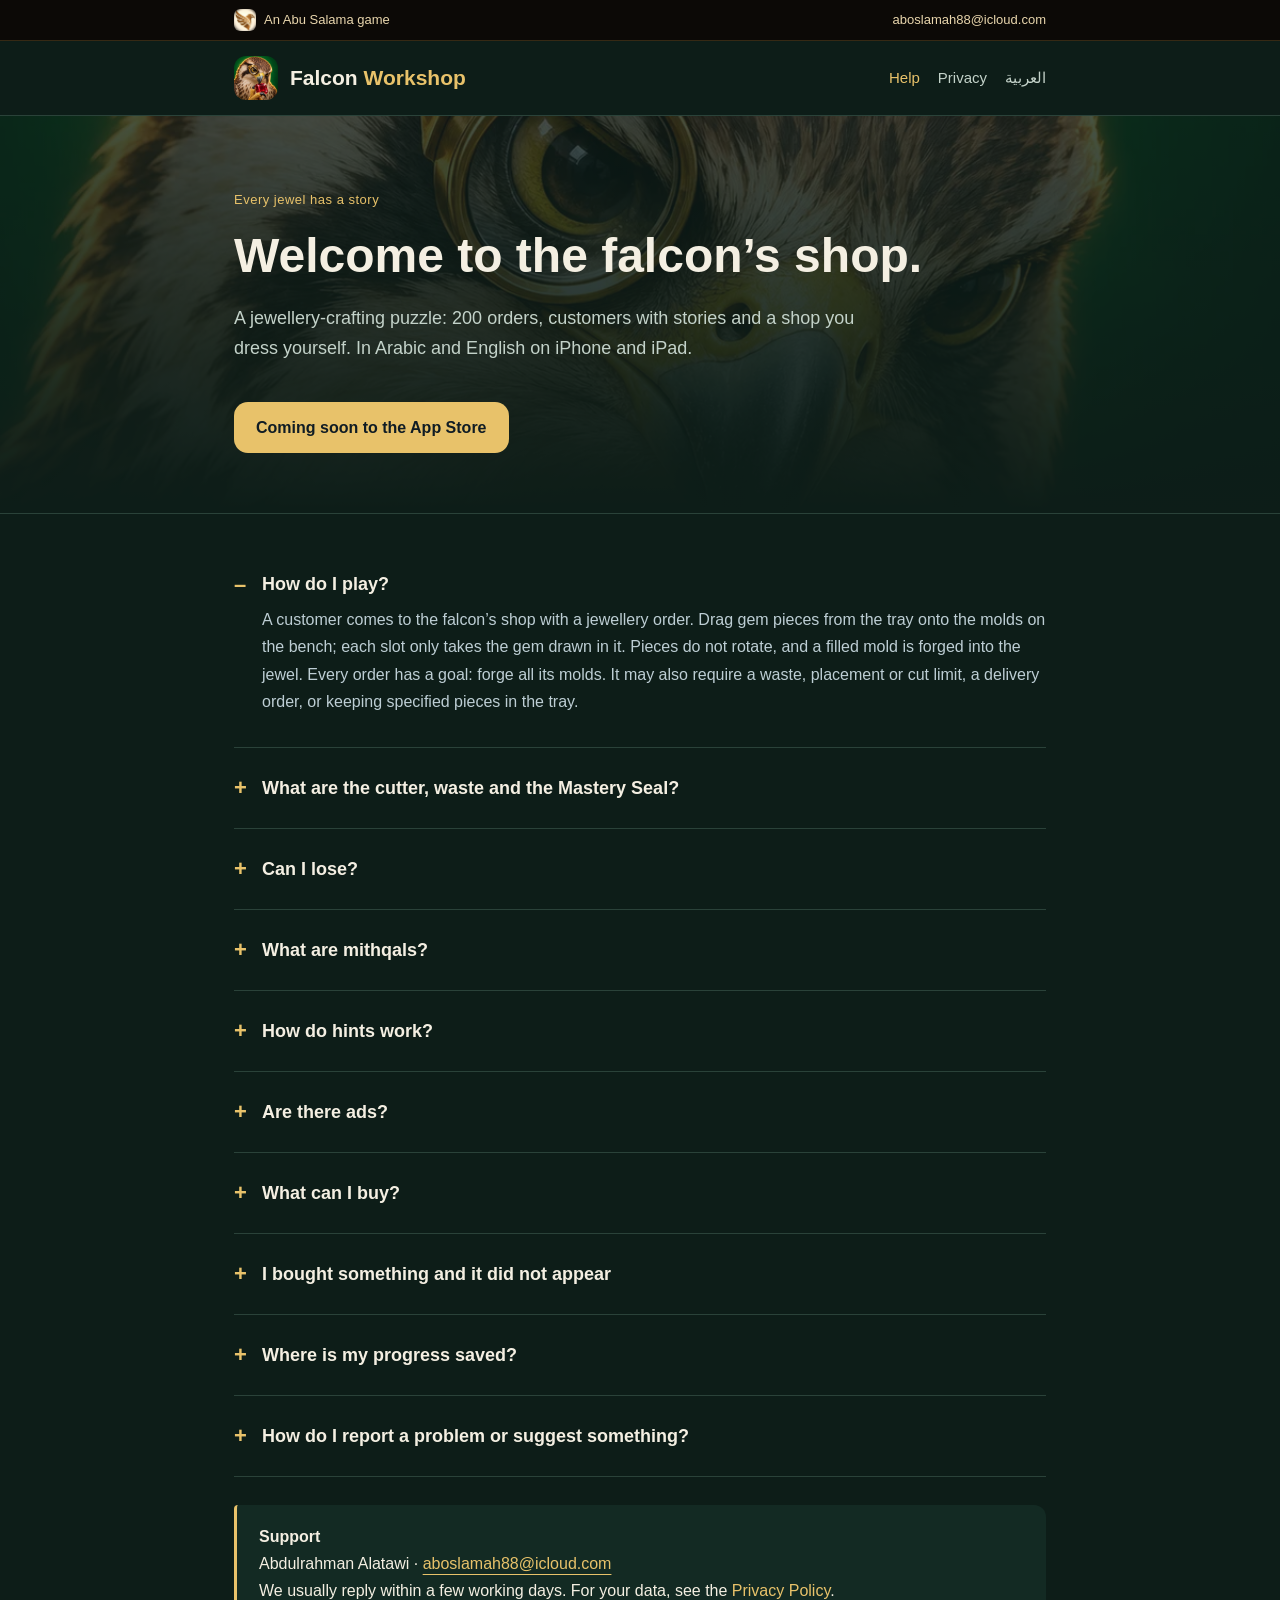
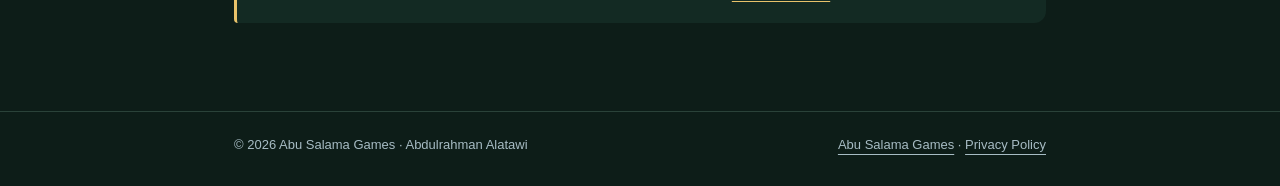
<file: falcon-workshop/en.html>
<!doctype html>
<html lang="en" dir="ltr">
<head>
<meta charset="utf-8">
<meta name="viewport" content="width=device-width,initial-scale=1,viewport-fit=cover">
<title>Falcon Workshop — Help and support</title>
<meta name="description" content="How to play, mithqals, hints, ads and purchases in Falcon Workshop.">
<meta name="theme-color" content="#0d1d18">
<link rel="alternate" hreflang="ar" href="./">
<link rel="icon" type="image/png" href="../assets/falcon-workshop-icon-180.png">
<link rel="apple-touch-icon" href="../assets/falcon-workshop-icon-180.png">
<meta property="og:title" content="Falcon Workshop — Help and support">
<meta property="og:description" content="How to play, mithqals, hints, ads and purchases in Falcon Workshop.">
<meta property="og:image" content="https://aboslamah88-bit.github.io/assets/falcon-workshop-poster.jpg">
<link rel="stylesheet" href="style.css">
</head>
<body>
<div class="studio"><div class="wrap"><a href="../en/"><img src="../assets/abu-salama-falcon.webp" alt="" width="22" height="22">An Abu Salama game</a><a href="mailto:aboslamah88@icloud.com">aboslamah88@icloud.com</a></div></div>
<header class="game-head"><div class="wrap"><a class="brand" href="en.html"><img src="../assets/falcon-workshop-icon.webp" alt="" width="44" height="44"><span>Falcon <span>Workshop</span></span></a><nav class="tabs" aria-label="Navigation"><a href="en.html" aria-current="page">Help</a><a href="privacy-en.html">Privacy</a><a href="./" lang="ar" hreflang="ar">العربية</a></nav></div></header>
<div class="hero"><div class="bg" style="background-image:url('../assets/falcon-workshop-poster.webp')"></div><div class="wrap"><p class="eyebrow">Every jewel has a story</p><h1>Welcome to the falcon’s shop.</h1><p class="intro">A jewellery-crafting puzzle: 200 orders, customers with stories and a shop you dress yourself. In Arabic and English on iPhone and iPad.</p><p class="store" aria-disabled="true">Coming soon to the App Store</p></div></div>
<main><div class="wrap">
<section aria-label="FAQ"><details open><summary>How do I play?</summary><p>A customer comes to the falcon’s shop with a jewellery order. Drag gem pieces from the tray onto the molds on the bench; each slot only takes the gem drawn in it. Pieces do not rotate, and a filled mold is forged into the jewel. Every order has a goal: forge all its molds. It may also require a waste, placement or cut limit, a delivery order, or keeping specified pieces in the tray.</p></details>
<details><summary>What are the cutter, waste and the Mastery Seal?</summary><p>The cutter splits a piece in two, a limited number of times per order. A stone placed outside the molds counts as waste. You earn the Mastery Seal by forging an order with the least waste and the fewest cuts that order allows.</p></details>
<details><summary>Can I lose?</summary><p>No. Undo is always free and you can restart at any time. At a dead end the master may offer an optional “last chance”; an order finished with it counts, but the Mastery Seal stays for an unaided attempt.</p></details>
<details><summary>What are mithqals?</summary><p>The shop’s currency, earned by playing: for each order’s first forge, its first Mastery Seal, and a seven-day gift calendar that builds up to a big gift on day seven. Missed days never cost you anything. Spend them on decorations for the bench, the shop and your house.</p></details>
<details><summary>How do hints work?</summary><p>The first hint in an order is free. After that you can choose to watch a video for a hint, or buy “Unlimited hints” to make every hint free without videos.</p></details>
<details><summary>Are there ads?</summary><p>No ads start before a short age question shown after the first orders; if you are under the required age they stay off. Rewarded videos only appear when you choose them: for a hint, a last chance, or to double today’s gift. An ad may sometimes appear between orders after you finish one, never during play. “Remove ads” or the “Gold Bundle” stops ads between orders.</p></details>
<details><summary>What can I buy?</summary><p>All one-time purchases, no subscription: the “Gold Bundle” (500 mithqals, no ads between orders and unlimited hints), “Unlimited hints” and “Remove ads”. The App Store shows the price in your account’s currency before you confirm.</p></details>
<details><summary>I bought something and it did not appear</summary><p>In the shop’s storeroom choose “Restore purchases” with the Apple Account that bought it, while online. A pending purchase unlocks only once Apple approves it. Refunds are handled by Apple at <a href="https://reportaproblem.apple.com">reportaproblem.apple.com</a>.</p></details>
<details><summary>Where is my progress saved?</summary><p>On your device: orders, seals, mithqals, decorations and settings. There is no game account or cross-device sync, and deleting the app may delete progress. You can play offline; ads, purchases and restore need a connection.</p></details>
<details><summary>How do I report a problem or suggest something?</summary><p>Email <a href="mailto:aboslamah88@icloud.com">aboslamah88@icloud.com</a>. Mention the order number, game version and device, and attach a screenshot if you can. Never send passwords or card details.</p></details>
</section><div class="note"><strong>Support</strong><br>Abdulrahman Alatawi · <a href="mailto:aboslamah88@icloud.com">aboslamah88@icloud.com</a><br>We usually reply within a few working days. For your data, see the <a href="privacy-en.html">Privacy Policy</a>.</div>
</div></main>
<footer><div class="wrap"><span>© 2026 Abu Salama Games · Abdulrahman Alatawi</span><span><a href="../en/">Abu Salama Games</a> · <a href="privacy-en.html">Privacy Policy</a></span></div></footer>
</body>
</html>
</file>
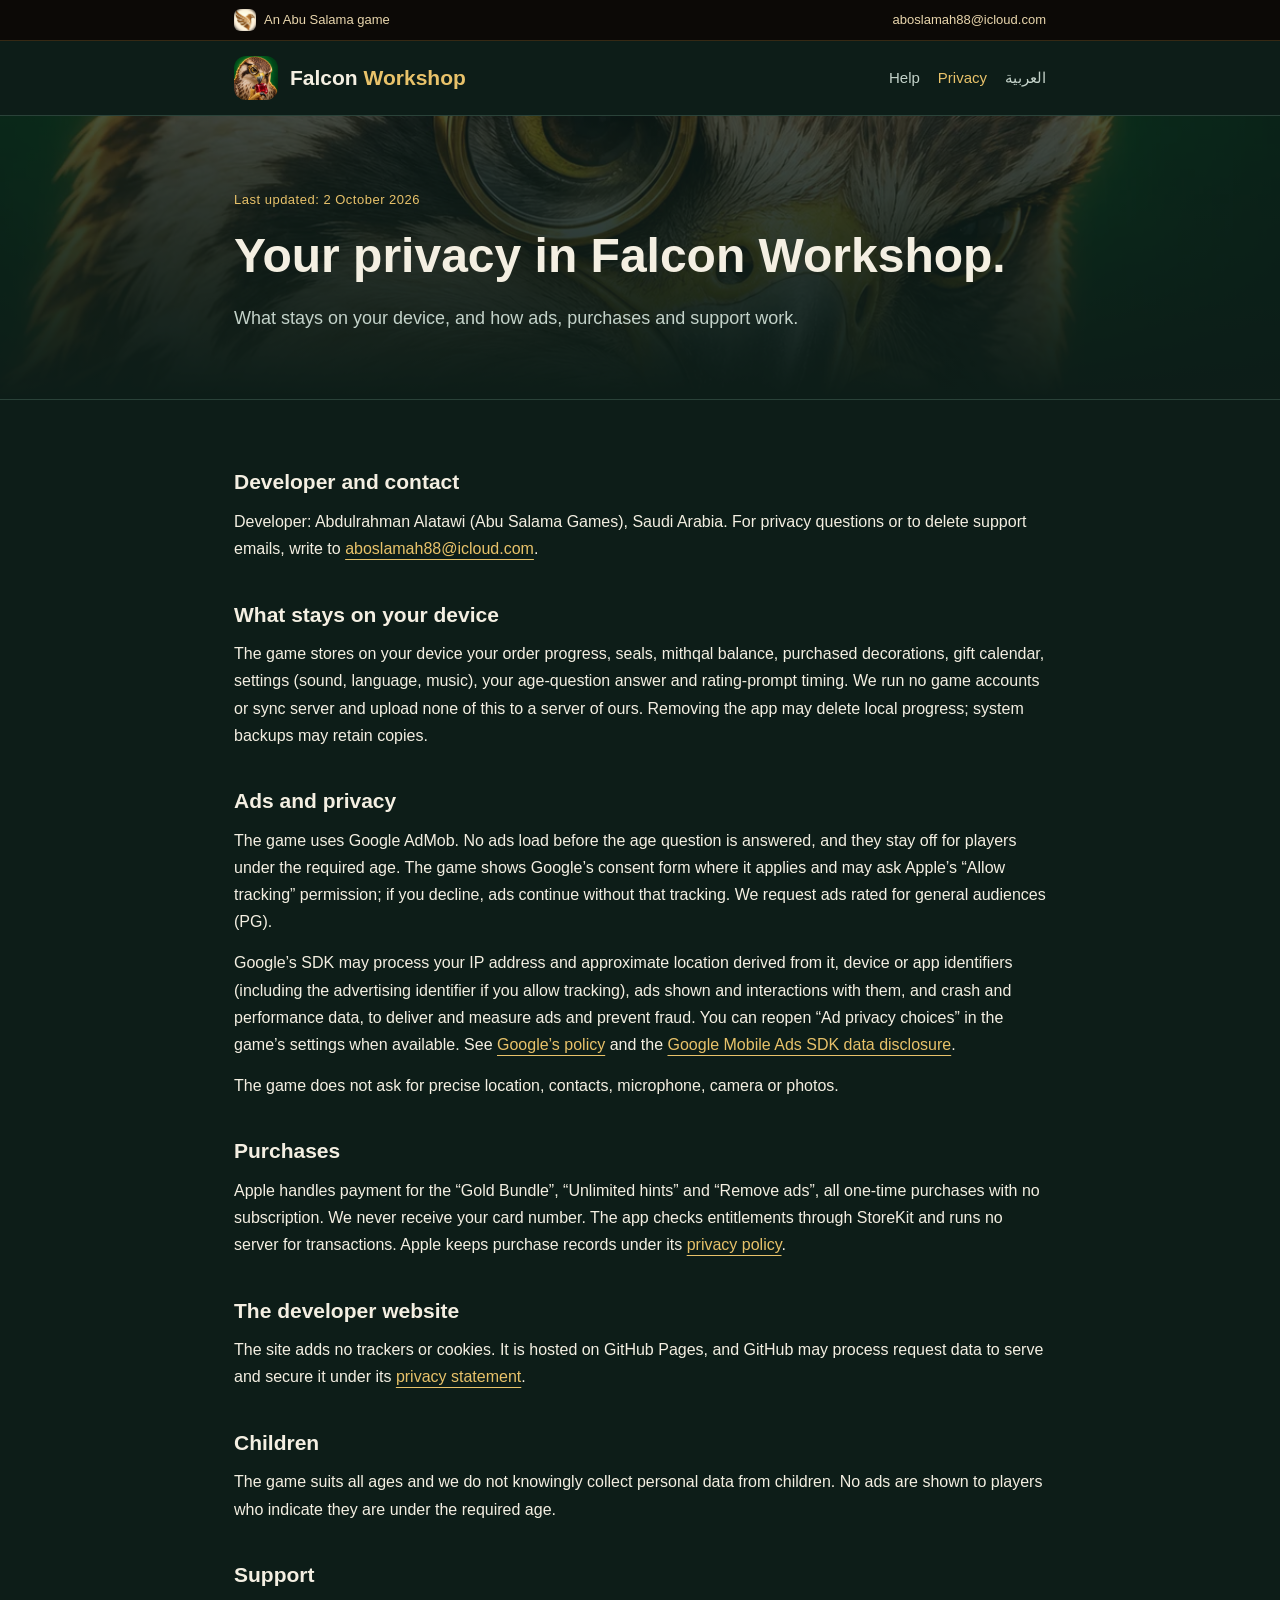
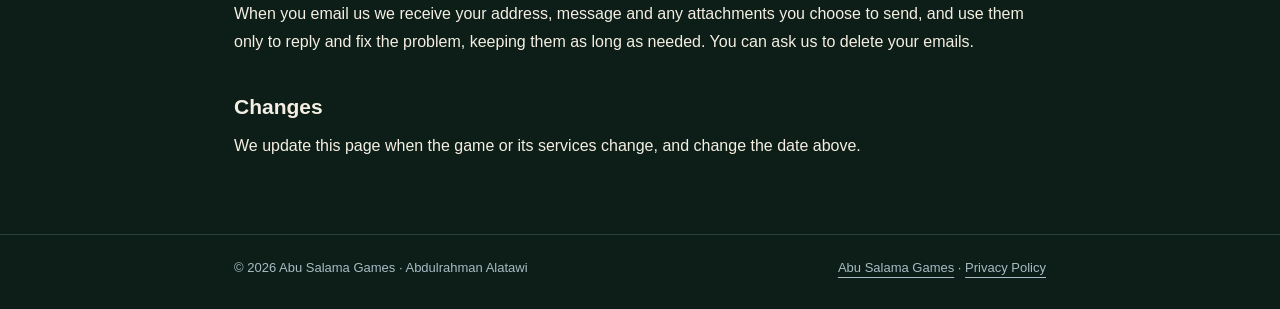
<file: falcon-workshop/privacy-en.html>
<!doctype html>
<html lang="en" dir="ltr">
<head>
<meta charset="utf-8">
<meta name="viewport" content="width=device-width,initial-scale=1,viewport-fit=cover">
<title>Falcon Workshop — Privacy Policy</title>
<meta name="description" content="What stays on your device and how ads, purchases and support work in Falcon Workshop.">
<meta name="theme-color" content="#0d1d18">
<link rel="alternate" hreflang="ar" href="privacy.html">
<link rel="icon" type="image/png" href="../assets/falcon-workshop-icon-180.png">
<link rel="apple-touch-icon" href="../assets/falcon-workshop-icon-180.png">
<meta property="og:title" content="Falcon Workshop — Privacy Policy">
<meta property="og:description" content="What stays on your device and how ads, purchases and support work in Falcon Workshop.">
<meta property="og:image" content="https://aboslamah88-bit.github.io/assets/falcon-workshop-poster.jpg">
<link rel="stylesheet" href="style.css">
</head>
<body>
<div class="studio"><div class="wrap"><a href="../en/"><img src="../assets/abu-salama-falcon.webp" alt="" width="22" height="22">An Abu Salama game</a><a href="mailto:aboslamah88@icloud.com">aboslamah88@icloud.com</a></div></div>
<header class="game-head"><div class="wrap"><a class="brand" href="en.html"><img src="../assets/falcon-workshop-icon.webp" alt="" width="44" height="44"><span>Falcon <span>Workshop</span></span></a><nav class="tabs" aria-label="Navigation"><a href="en.html">Help</a><a href="privacy-en.html" aria-current="page">Privacy</a><a href="privacy.html" lang="ar" hreflang="ar">العربية</a></nav></div></header>
<div class="hero"><div class="bg" style="background-image:url('../assets/falcon-workshop-poster.webp')"></div><div class="wrap"><p class="eyebrow">Last updated: 2 October 2026</p><h1>Your privacy in Falcon Workshop.</h1><p class="intro">What stays on your device, and how ads, purchases and support work.</p></div></div>
<main><div class="wrap">
<h2>Developer and contact</h2><p>Developer: Abdulrahman Alatawi (Abu Salama Games), Saudi Arabia. For privacy questions or to delete support emails, write to <a href="mailto:aboslamah88@icloud.com">aboslamah88@icloud.com</a>.</p>
<h2>What stays on your device</h2><p>The game stores on your device your order progress, seals, mithqal balance, purchased decorations, gift calendar, settings (sound, language, music), your age-question answer and rating-prompt timing. We run no game accounts or sync server and upload none of this to a server of ours. Removing the app may delete local progress; system backups may retain copies.</p>
<h2>Ads and privacy</h2><p>The game uses Google AdMob. No ads load before the age question is answered, and they stay off for players under the required age. The game shows Google’s consent form where it applies and may ask Apple’s “Allow tracking” permission; if you decline, ads continue without that tracking. We request ads rated for general audiences (PG).</p><p>Google’s SDK may process your IP address and approximate location derived from it, device or app identifiers (including the advertising identifier if you allow tracking), ads shown and interactions with them, and crash and performance data, to deliver and measure ads and prevent fraud. You can reopen “Ad privacy choices” in the game’s settings when available. See <a href="https://policies.google.com/privacy" target="_blank" rel="noreferrer">Google’s policy</a> and the <a href="https://developers.google.com/admob/ios/privacy/data-disclosure" target="_blank" rel="noreferrer">Google Mobile Ads SDK data disclosure</a>.</p><p>The game does not ask for precise location, contacts, microphone, camera or photos.</p>
<h2>Purchases</h2><p>Apple handles payment for the “Gold Bundle”, “Unlimited hints” and “Remove ads”, all one-time purchases with no subscription. We never receive your card number. The app checks entitlements through StoreKit and runs no server for transactions. Apple keeps purchase records under its <a href="https://www.apple.com/legal/privacy/" target="_blank" rel="noreferrer">privacy policy</a>.</p>
<h2>The developer website</h2><p>The site adds no trackers or cookies. It is hosted on GitHub Pages, and GitHub may process request data to serve and secure it under its <a href="https://docs.github.com/site-policy/privacy-policies/github-general-privacy-statement" target="_blank" rel="noreferrer">privacy statement</a>.</p>
<h2>Children</h2><p>The game suits all ages and we do not knowingly collect personal data from children. No ads are shown to players who indicate they are under the required age.</p>
<h2>Support</h2><p>When you email us we receive your address, message and any attachments you choose to send, and use them only to reply and fix the problem, keeping them as long as needed. You can ask us to delete your emails.</p>
<h2>Changes</h2><p>We update this page when the game or its services change, and change the date above.</p>
</div></main>
<footer><div class="wrap"><span>© 2026 Abu Salama Games · Abdulrahman Alatawi</span><span><a href="../en/">Abu Salama Games</a> · <a href="privacy-en.html">Privacy Policy</a></span></div></footer>
</body>
</html>
</file>
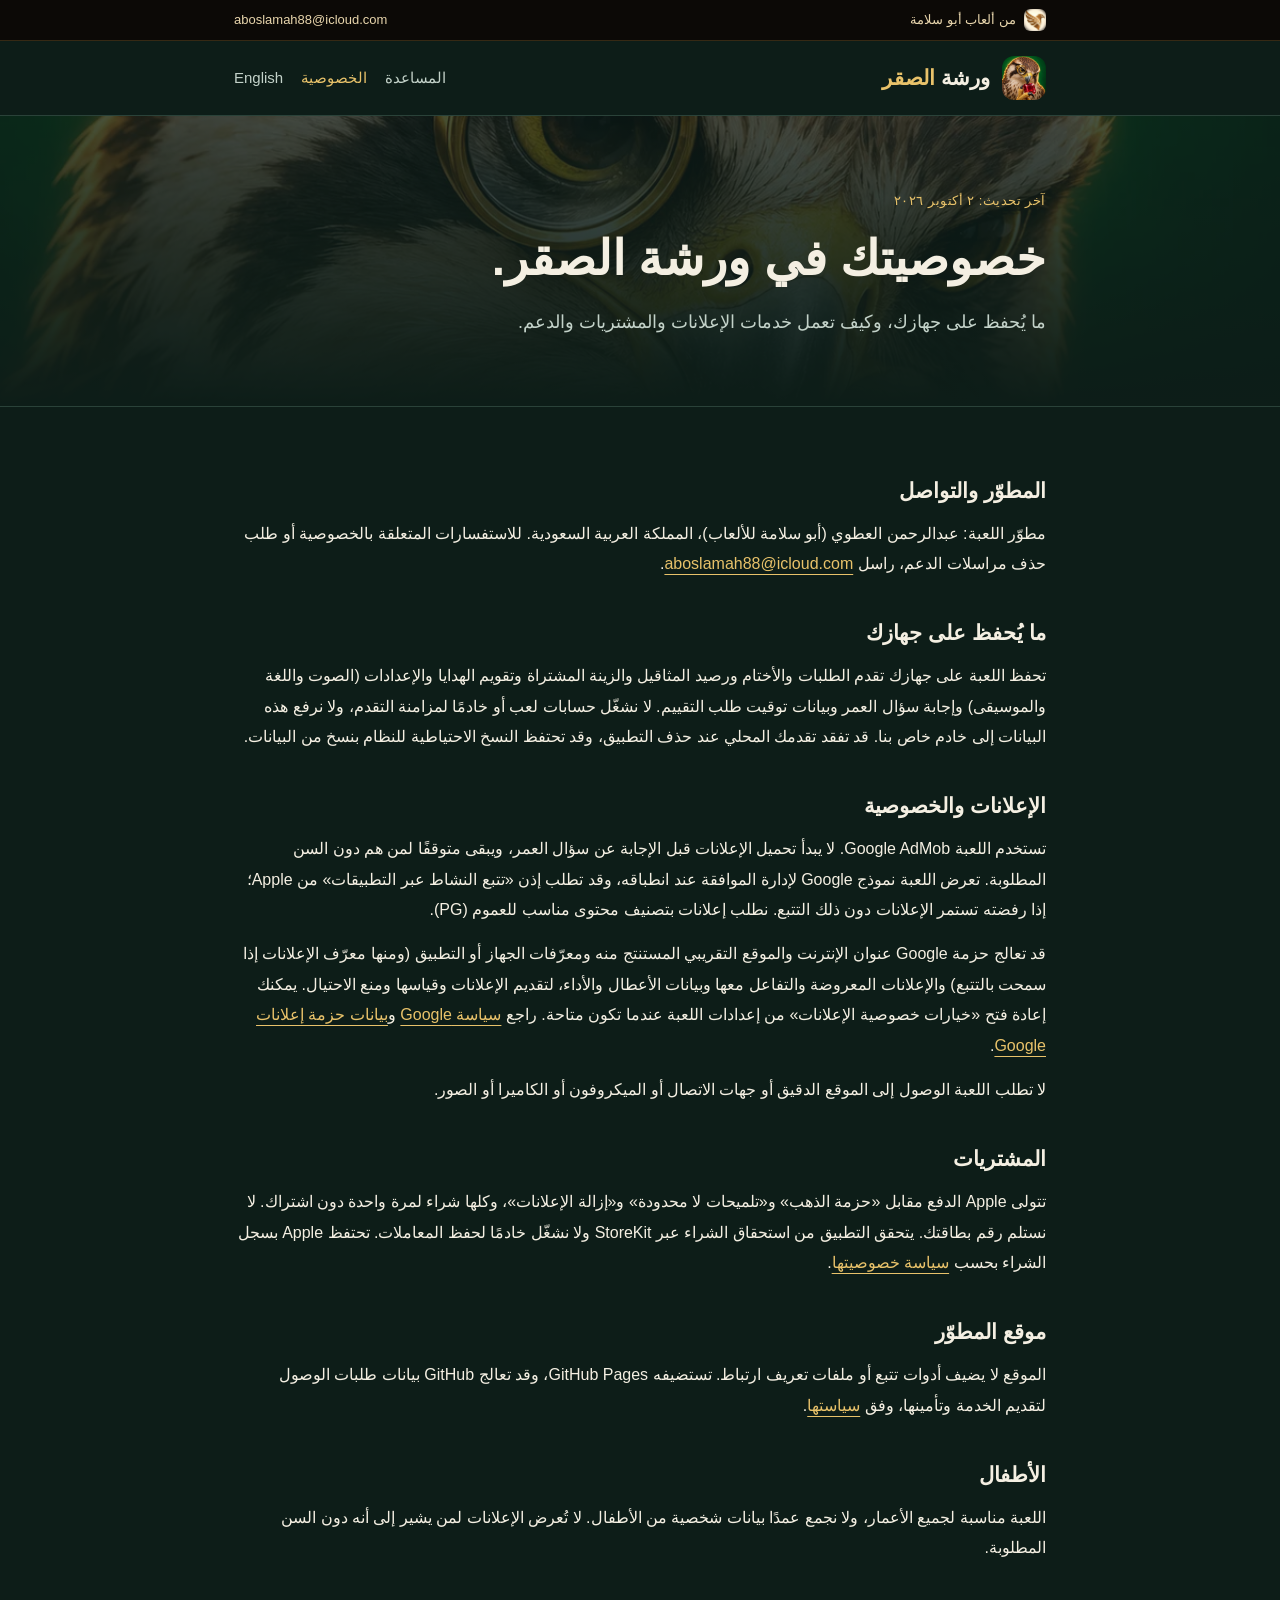
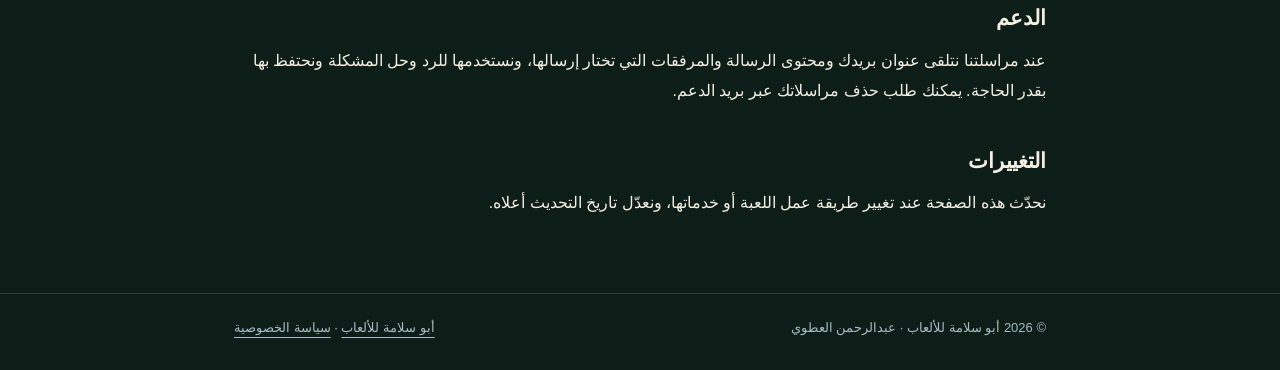
<file: falcon-workshop/privacy.html>
<!doctype html>
<html lang="ar" dir="rtl">
<head>
<meta charset="utf-8">
<meta name="viewport" content="width=device-width,initial-scale=1,viewport-fit=cover">
<title>ورشة الصقر — سياسة الخصوصية</title>
<meta name="description" content="ما يُحفظ على جهازك وكيف تعمل الإعلانات والمشتريات والدعم في ورشة الصقر.">
<meta name="theme-color" content="#0d1d18">
<link rel="alternate" hreflang="en" href="privacy-en.html">
<link rel="icon" type="image/png" href="../assets/falcon-workshop-icon-180.png">
<link rel="apple-touch-icon" href="../assets/falcon-workshop-icon-180.png">
<meta property="og:title" content="ورشة الصقر — سياسة الخصوصية">
<meta property="og:description" content="ما يُحفظ على جهازك وكيف تعمل الإعلانات والمشتريات والدعم في ورشة الصقر.">
<meta property="og:image" content="https://aboslamah88-bit.github.io/assets/falcon-workshop-poster.jpg">
<link rel="stylesheet" href="style.css">
</head>
<body>
<div class="studio"><div class="wrap"><a href="../"><img src="../assets/abu-salama-falcon.webp" alt="" width="22" height="22">من ألعاب أبو سلامة</a><a href="mailto:aboslamah88@icloud.com" dir="ltr">aboslamah88@icloud.com</a></div></div>
<header class="game-head"><div class="wrap"><a class="brand" href="./"><img src="../assets/falcon-workshop-icon.webp" alt="" width="44" height="44"><span>ورشة <span>الصقر</span></span></a><nav class="tabs" aria-label="التنقل"><a href="./">المساعدة</a><a href="privacy.html" aria-current="page">الخصوصية</a><a href="privacy-en.html" lang="en" hreflang="en">English</a></nav></div></header>
<div class="hero"><div class="bg" style="background-image:url('../assets/falcon-workshop-poster.webp')"></div><div class="wrap"><p class="eyebrow">آخر تحديث: ٢ أكتوبر ٢٠٢٦</p><h1>خصوصيتك في ورشة الصقر.</h1><p class="intro">ما يُحفظ على جهازك، وكيف تعمل خدمات الإعلانات والمشتريات والدعم.</p></div></div>
<main><div class="wrap">
<h2>المطوّر والتواصل</h2><p>مطوّر اللعبة: عبدالرحمن العطوي (أبو سلامة للألعاب)، المملكة العربية السعودية. للاستفسارات المتعلقة بالخصوصية أو طلب حذف مراسلات الدعم، راسل <a href="mailto:aboslamah88@icloud.com" dir="ltr">aboslamah88@icloud.com</a>.</p>
<h2>ما يُحفظ على جهازك</h2><p>تحفظ اللعبة على جهازك تقدم الطلبات والأختام ورصيد المثاقيل والزينة المشتراة وتقويم الهدايا والإعدادات (الصوت واللغة والموسيقى) وإجابة سؤال العمر وبيانات توقيت طلب التقييم. لا نشغّل حسابات لعب أو خادمًا لمزامنة التقدم، ولا نرفع هذه البيانات إلى خادم خاص بنا. قد تفقد تقدمك المحلي عند حذف التطبيق، وقد تحتفظ النسخ الاحتياطية للنظام بنسخ من البيانات.</p>
<h2>الإعلانات والخصوصية</h2><p>تستخدم اللعبة Google AdMob. لا يبدأ تحميل الإعلانات قبل الإجابة عن سؤال العمر، ويبقى متوقفًا لمن هم دون السن المطلوبة. تعرض اللعبة نموذج Google لإدارة الموافقة عند انطباقه، وقد تطلب إذن «تتبع النشاط عبر التطبيقات» من Apple؛ إذا رفضته تستمر الإعلانات دون ذلك التتبع. نطلب إعلانات بتصنيف محتوى مناسب للعموم (PG).</p><p>قد تعالج حزمة Google عنوان الإنترنت والموقع التقريبي المستنتج منه ومعرّفات الجهاز أو التطبيق (ومنها معرّف الإعلانات إذا سمحت بالتتبع) والإعلانات المعروضة والتفاعل معها وبيانات الأعطال والأداء، لتقديم الإعلانات وقياسها ومنع الاحتيال. يمكنك إعادة فتح «خيارات خصوصية الإعلانات» من إعدادات اللعبة عندما تكون متاحة. راجع <a href="https://policies.google.com/privacy" target="_blank" rel="noreferrer">سياسة Google</a> و<a href="https://developers.google.com/admob/ios/privacy/data-disclosure" target="_blank" rel="noreferrer">بيانات حزمة إعلانات Google</a>.</p><p>لا تطلب اللعبة الوصول إلى الموقع الدقيق أو جهات الاتصال أو الميكروفون أو الكاميرا أو الصور.</p>
<h2>المشتريات</h2><p>تتولى Apple الدفع مقابل «حزمة الذهب» و«تلميحات لا محدودة» و«إزالة الإعلانات»، وكلها شراء لمرة واحدة دون اشتراك. لا نستلم رقم بطاقتك. يتحقق التطبيق من استحقاق الشراء عبر StoreKit ولا نشغّل خادمًا لحفظ المعاملات. تحتفظ Apple بسجل الشراء بحسب <a href="https://www.apple.com/legal/privacy/" target="_blank" rel="noreferrer">سياسة خصوصيتها</a>.</p>
<h2>موقع المطوّر</h2><p>الموقع لا يضيف أدوات تتبع أو ملفات تعريف ارتباط. تستضيفه GitHub Pages، وقد تعالج GitHub بيانات طلبات الوصول لتقديم الخدمة وتأمينها، وفق <a href="https://docs.github.com/site-policy/privacy-policies/github-general-privacy-statement" target="_blank" rel="noreferrer">سياستها</a>.</p>
<h2>الأطفال</h2><p>اللعبة مناسبة لجميع الأعمار، ولا نجمع عمدًا بيانات شخصية من الأطفال. لا تُعرض الإعلانات لمن يشير إلى أنه دون السن المطلوبة.</p>
<h2>الدعم</h2><p>عند مراسلتنا نتلقى عنوان بريدك ومحتوى الرسالة والمرفقات التي تختار إرسالها، ونستخدمها للرد وحل المشكلة ونحتفظ بها بقدر الحاجة. يمكنك طلب حذف مراسلاتك عبر بريد الدعم.</p>
<h2>التغييرات</h2><p>نحدّث هذه الصفحة عند تغيير طريقة عمل اللعبة أو خدماتها، ونعدّل تاريخ التحديث أعلاه.</p>
</div></main>
<footer><div class="wrap"><span>© 2026 أبو سلامة للألعاب · عبدالرحمن العطوي</span><span><a href="../">أبو سلامة للألعاب</a> · <a href="privacy.html">سياسة الخصوصية</a></span></div></footer>
</body>
</html>
</file>
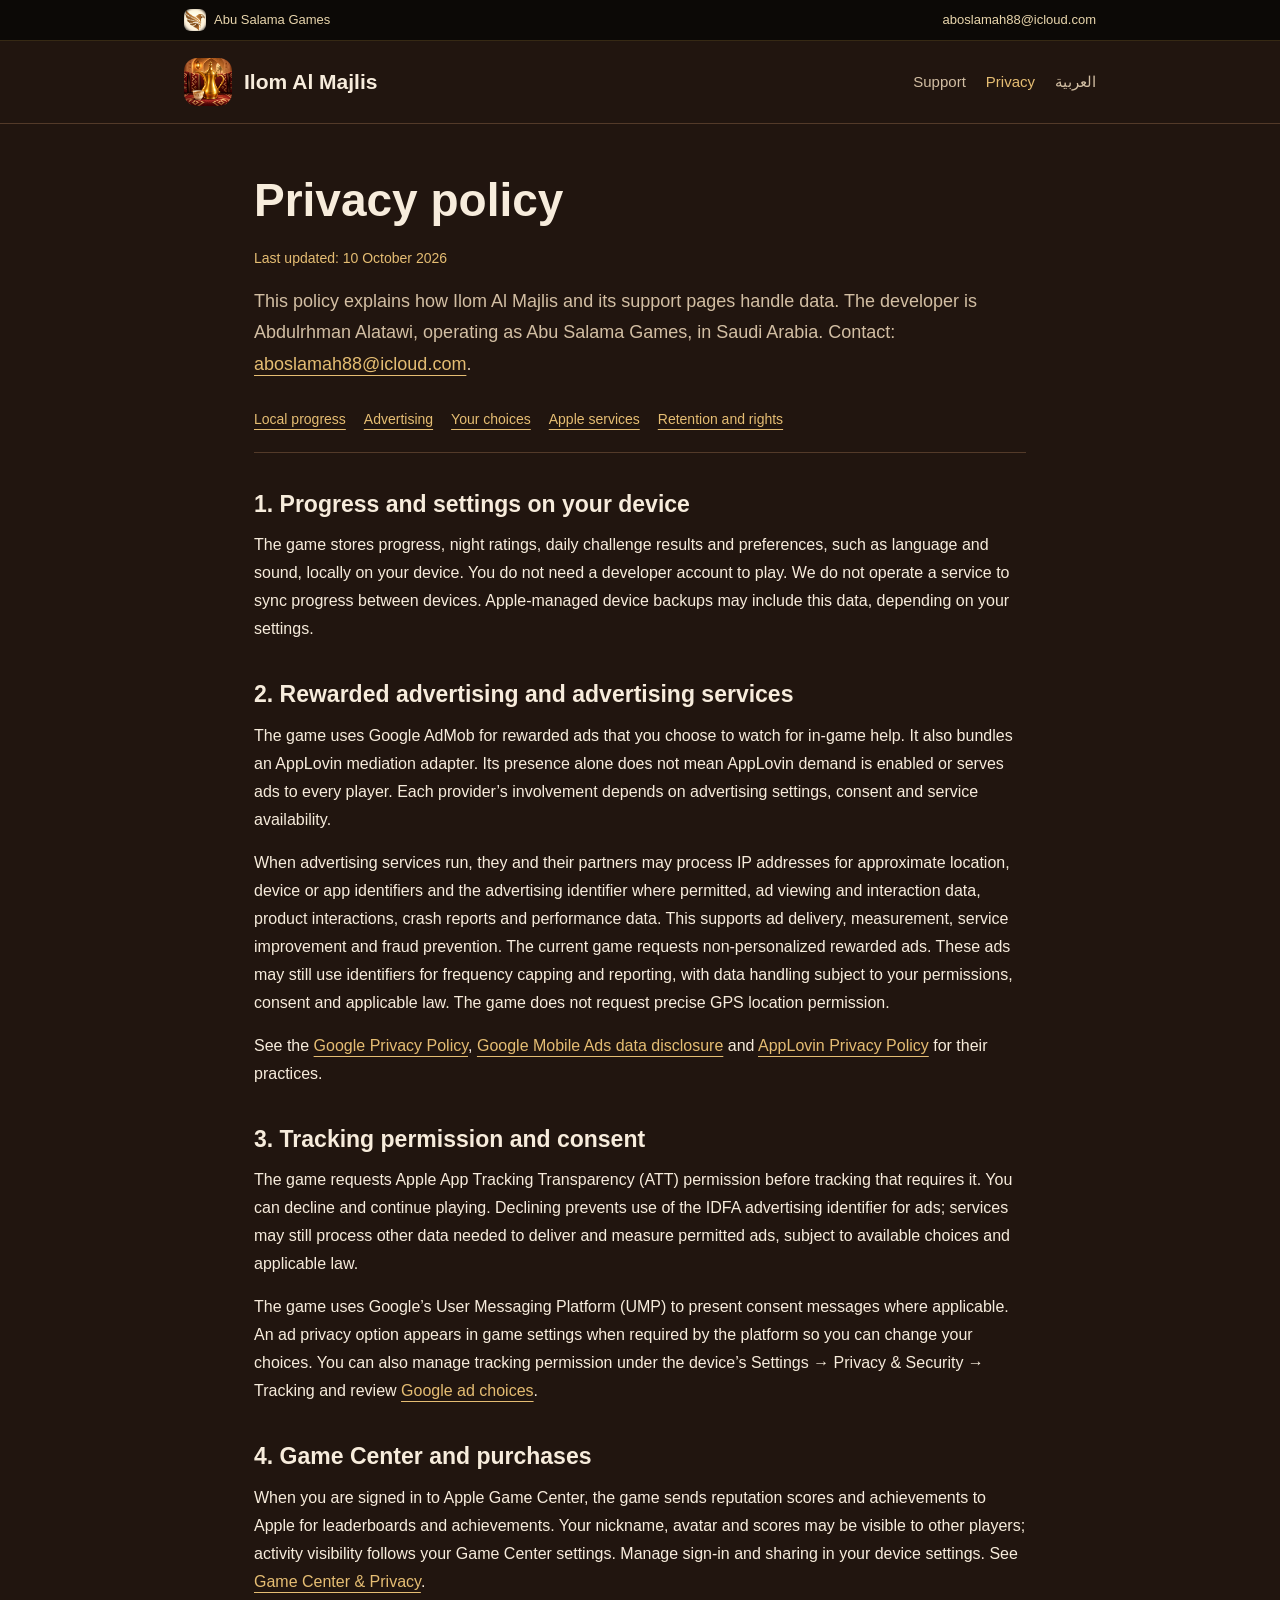
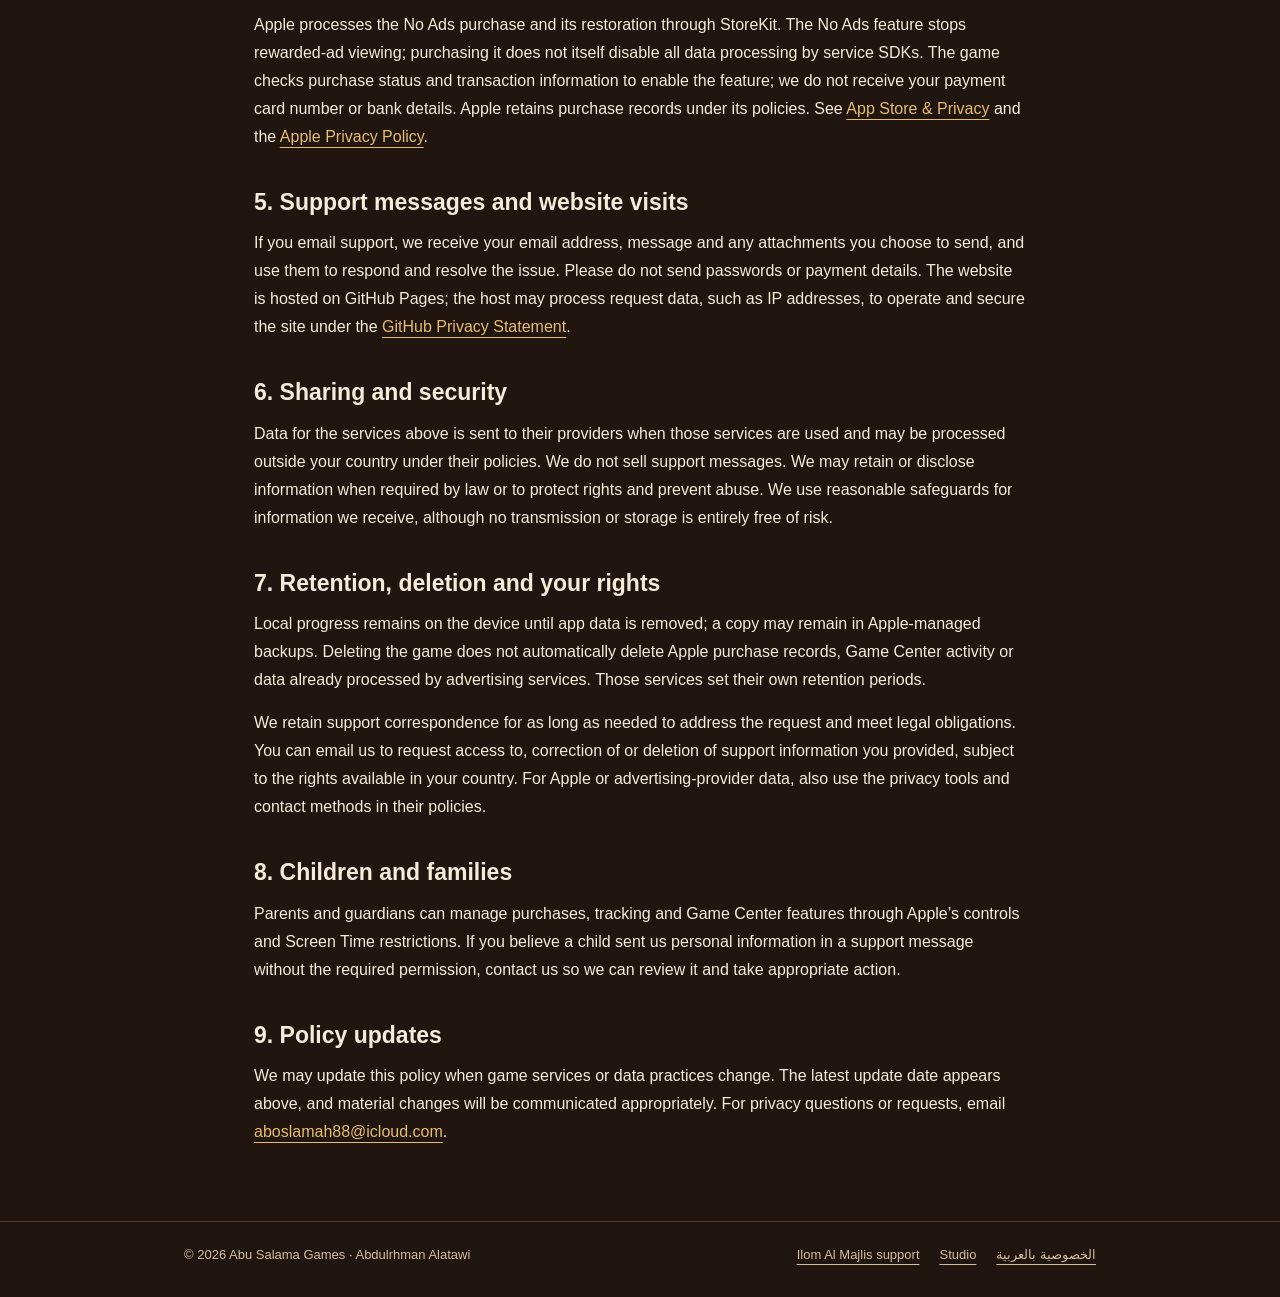
<file: ilom-almajlis/privacy-en.html>
<!doctype html>
<html lang="en" dir="ltr">
<head>
<meta charset="utf-8">
<meta name="viewport" content="width=device-width,initial-scale=1,viewport-fit=cover">
<title>Ilom Al Majlis Privacy | Abu Salama Games</title>
<meta name="description" content="Ilom Al Majlis privacy policy: local progress, optional rewarded advertising, tracking choices, Game Center and in-app purchases.">
<meta name="theme-color" content="#21150f">
<link rel="canonical" href="https://aboslamah88-bit.github.io/ilom-almajlis/privacy-en.html">
<link rel="alternate" hreflang="ar" href="https://aboslamah88-bit.github.io/ilom-almajlis/privacy.html">
<link rel="alternate" hreflang="en" href="https://aboslamah88-bit.github.io/ilom-almajlis/privacy-en.html">
<link rel="icon" type="image/png" href="../assets/ilom-almajlis-icon.png">
<link rel="stylesheet" href="style.css">
</head>
<body>
<a class="skip" href="#main">Skip to content</a>
<div class="studio"><div class="wrap"><a href="../en/"><img src="../assets/abu-salama-falcon-32.png" width="22" height="22" alt="">Abu Salama Games</a><a href="mailto:aboslamah88@icloud.com">aboslamah88@icloud.com</a></div></div>
<header class="game-head"><div class="wrap"><a class="brand" href="./#support-en"><img src="../assets/ilom-almajlis-icon.png" width="48" height="48" alt="Ilom Al Majlis app icon"><span>Ilom Al Majlis</span></a><nav class="tabs" aria-label="Game links"><a href="./#support-en">Support</a><a href="privacy-en.html" aria-current="page">Privacy</a><a href="privacy.html" lang="ar" hreflang="ar">العربية</a></nav></div></header>
<main id="main"><div class="wrap policy">
 <h1>Privacy policy</h1><p class="updated">Last updated: <time datetime="2026-10-10">10 October 2026</time></p><p class="lead">This policy explains how Ilom Al Majlis and its support pages handle data. The developer is Abdulrhman Alatawi, operating as Abu Salama Games, in Saudi Arabia. Contact: <a href="mailto:aboslamah88@icloud.com">aboslamah88@icloud.com</a>.</p>
 <nav class="contents" aria-label="Policy contents"><a href="#local">Local progress</a><a href="#ads">Advertising</a><a href="#choices">Your choices</a><a href="#apple">Apple services</a><a href="#rights">Retention and rights</a></nav>
 <h2 id="local">1. Progress and settings on your device</h2><p>The game stores progress, night ratings, daily challenge results and preferences, such as language and sound, locally on your device. You do not need a developer account to play. We do not operate a service to sync progress between devices. Apple-managed device backups may include this data, depending on your settings.</p>
 <h2 id="ads">2. Rewarded advertising and advertising services</h2><p>The game uses Google AdMob for rewarded ads that you choose to watch for in-game help. It also bundles an AppLovin mediation adapter. Its presence alone does not mean AppLovin demand is enabled or serves ads to every player. Each provider’s involvement depends on advertising settings, consent and service availability.</p><p>When advertising services run, they and their partners may process IP addresses for approximate location, device or app identifiers and the advertising identifier where permitted, ad viewing and interaction data, product interactions, crash reports and performance data. This supports ad delivery, measurement, service improvement and fraud prevention. The current game requests non-personalized rewarded ads. These ads may still use identifiers for frequency capping and reporting, with data handling subject to your permissions, consent and applicable law. The game does not request precise GPS location permission.</p><p>See the <a href="https://policies.google.com/privacy">Google Privacy Policy</a>, <a href="https://developers.google.com/admob/ios/privacy/data-disclosure">Google Mobile Ads data disclosure</a> and <a href="https://legal.applovin.com/privacy/">AppLovin Privacy Policy</a> for their practices.</p>
 <h2 id="choices">3. Tracking permission and consent</h2><p>The game requests Apple App Tracking Transparency (ATT) permission before tracking that requires it. You can decline and continue playing. Declining prevents use of the IDFA advertising identifier for ads; services may still process other data needed to deliver and measure permitted ads, subject to available choices and applicable law.</p><p>The game uses Google’s User Messaging Platform (UMP) to present consent messages where applicable. An ad privacy option appears in game settings when required by the platform so you can change your choices. You can also manage tracking permission under the device’s Settings → Privacy &amp; Security → Tracking and review <a href="https://myadcenter.google.com/">Google ad choices</a>.</p>
 <h2 id="apple">4. Game Center and purchases</h2><p>When you are signed in to Apple Game Center, the game sends reputation scores and achievements to Apple for leaderboards and achievements. Your nickname, avatar and scores may be visible to other players; activity visibility follows your Game Center settings. Manage sign-in and sharing in your device settings. See <a href="https://www.apple.com/legal/privacy/data/en/game-center/">Game Center &amp; Privacy</a>.</p><p>Apple processes the No Ads purchase and its restoration through StoreKit. The No Ads feature stops rewarded-ad viewing; purchasing it does not itself disable all data processing by service SDKs. The game checks purchase status and transaction information to enable the feature; we do not receive your payment card number or bank details. Apple retains purchase records under its policies. See <a href="https://www.apple.com/legal/privacy/data/en/app-store/">App Store &amp; Privacy</a> and the <a href="https://www.apple.com/legal/privacy/">Apple Privacy Policy</a>.</p>
 <h2>5. Support messages and website visits</h2><p>If you email support, we receive your email address, message and any attachments you choose to send, and use them to respond and resolve the issue. Please do not send passwords or payment details. The website is hosted on GitHub Pages; the host may process request data, such as IP addresses, to operate and secure the site under the <a href="https://docs.github.com/en/site-policy/privacy-policies/github-general-privacy-statement">GitHub Privacy Statement</a>.</p>
 <h2>6. Sharing and security</h2><p>Data for the services above is sent to their providers when those services are used and may be processed outside your country under their policies. We do not sell support messages. We may retain or disclose information when required by law or to protect rights and prevent abuse. We use reasonable safeguards for information we receive, although no transmission or storage is entirely free of risk.</p>
 <h2 id="rights">7. Retention, deletion and your rights</h2><p>Local progress remains on the device until app data is removed; a copy may remain in Apple-managed backups. Deleting the game does not automatically delete Apple purchase records, Game Center activity or data already processed by advertising services. Those services set their own retention periods.</p><p>We retain support correspondence for as long as needed to address the request and meet legal obligations. You can email us to request access to, correction of or deletion of support information you provided, subject to the rights available in your country. For Apple or advertising-provider data, also use the privacy tools and contact methods in their policies.</p>
 <h2>8. Children and families</h2><p>Parents and guardians can manage purchases, tracking and Game Center features through Apple’s controls and Screen Time restrictions. If you believe a child sent us personal information in a support message without the required permission, contact us so we can review it and take appropriate action.</p>
 <h2>9. Policy updates</h2><p>We may update this policy when game services or data practices change. The latest update date appears above, and material changes will be communicated appropriately. For privacy questions or requests, email <a href="mailto:aboslamah88@icloud.com">aboslamah88@icloud.com</a>.</p>
</div></main>
<footer><div class="wrap"><span>© 2026 Abu Salama Games · Abdulrhman Alatawi</span><nav aria-label="Footer links"><a href="./#support-en">Ilom Al Majlis support</a><a href="../en/">Studio</a><a href="privacy.html" lang="ar">الخصوصية بالعربية</a></nav></div></footer>
</body>
</html>
</file>
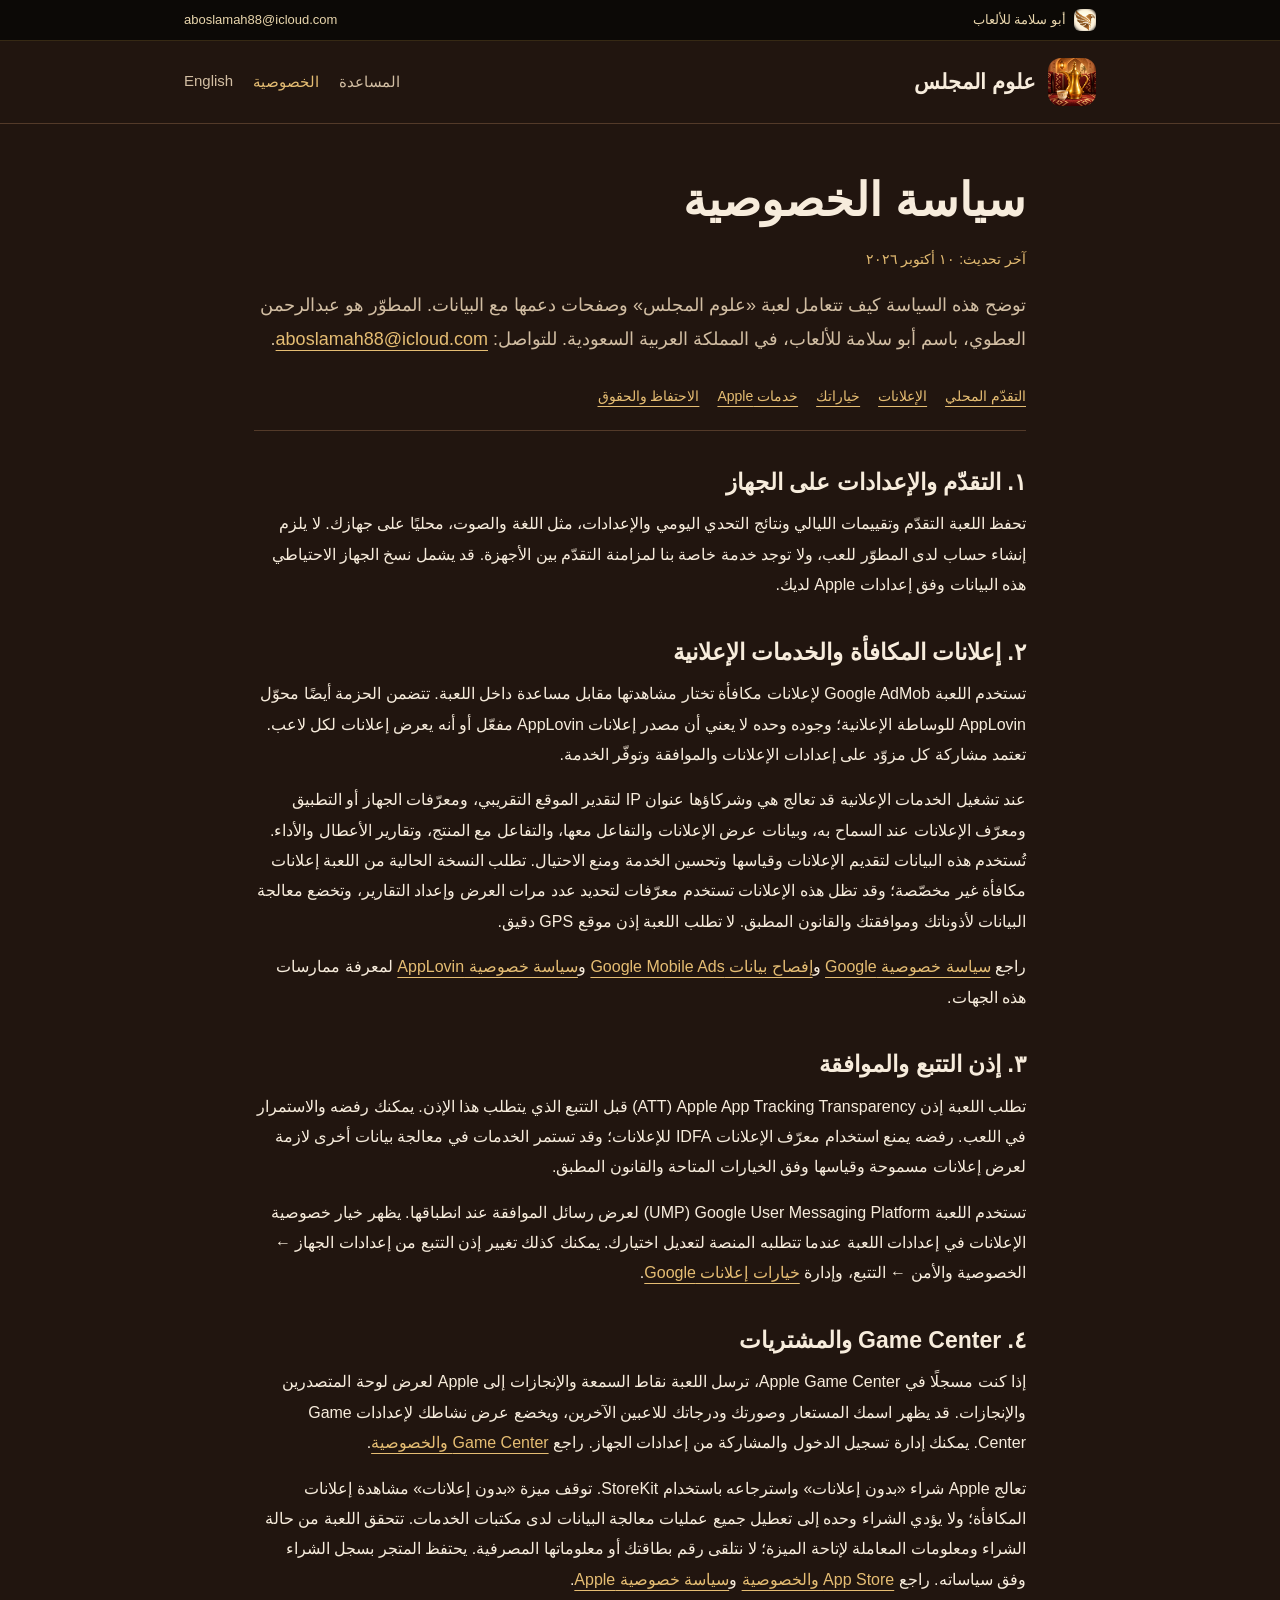
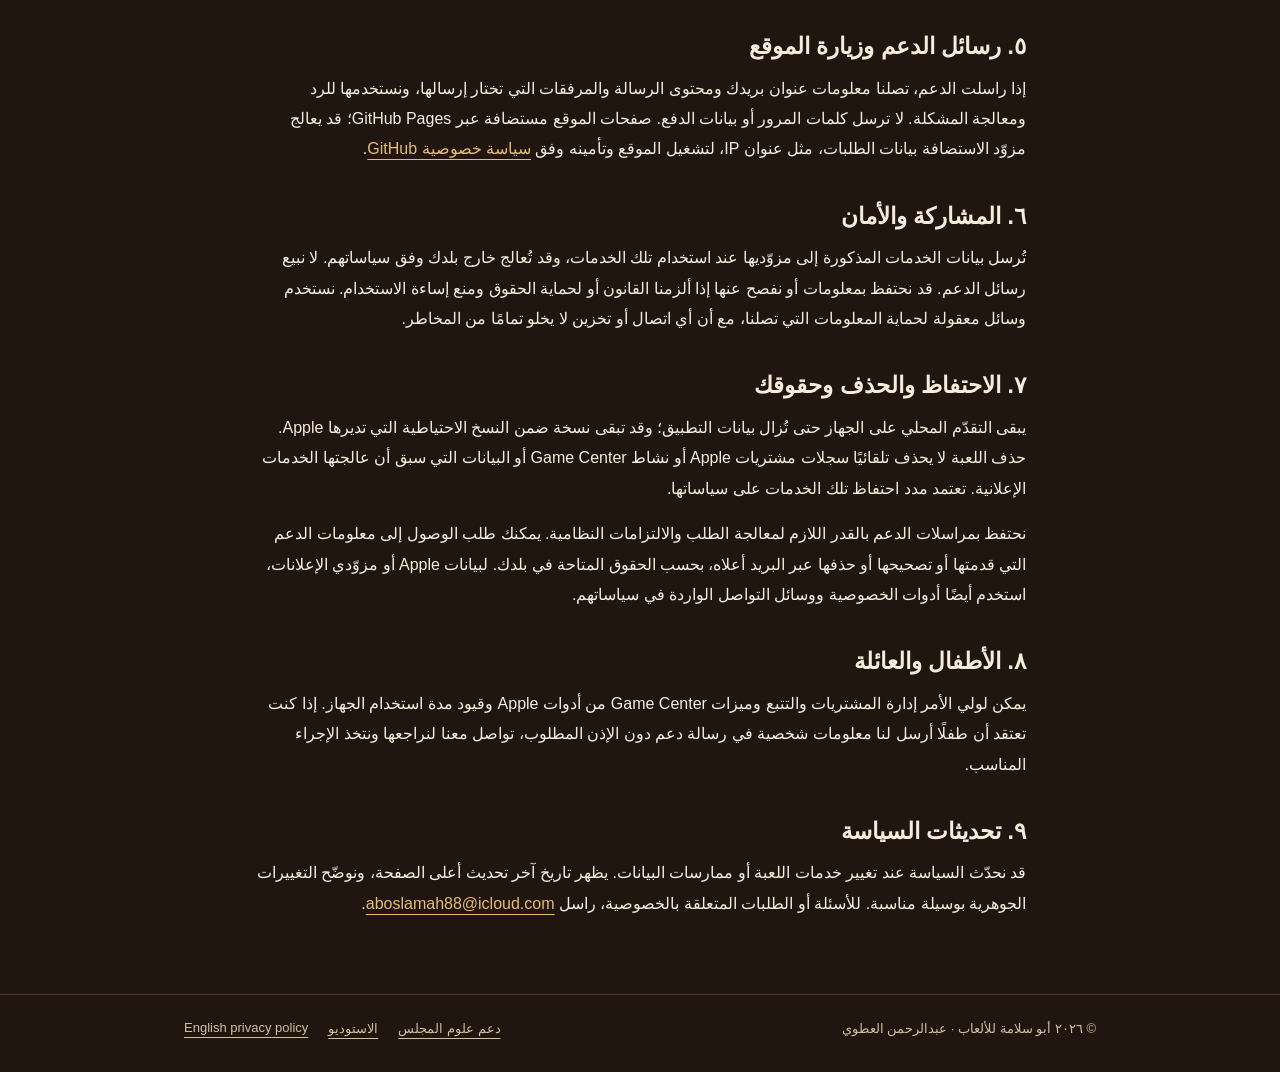
<file: ilom-almajlis/privacy.html>
<!doctype html>
<html lang="ar" dir="rtl">
<head>
<meta charset="utf-8">
<meta name="viewport" content="width=device-width,initial-scale=1,viewport-fit=cover">
<title>خصوصية علوم المجلس | أبو سلامة للألعاب</title>
<meta name="description" content="سياسة خصوصية علوم المجلس: حفظ التقدم محليًا، الإعلانات الاختيارية، أذونات التتبع، Game Center والمشتريات داخل التطبيق.">
<meta name="theme-color" content="#21150f">
<link rel="canonical" href="https://aboslamah88-bit.github.io/ilom-almajlis/privacy.html">
<link rel="alternate" hreflang="ar" href="https://aboslamah88-bit.github.io/ilom-almajlis/privacy.html">
<link rel="alternate" hreflang="en" href="https://aboslamah88-bit.github.io/ilom-almajlis/privacy-en.html">
<link rel="icon" type="image/png" href="../assets/ilom-almajlis-icon.png">
<link rel="stylesheet" href="style.css">
</head>
<body>
<a class="skip" href="#main">تخطَّ إلى المحتوى</a>
<div class="studio"><div class="wrap"><a href="../"><img src="../assets/abu-salama-falcon-32.png" width="22" height="22" alt="">أبو سلامة للألعاب</a><a href="mailto:aboslamah88@icloud.com" dir="ltr">aboslamah88@icloud.com</a></div></div>
<header class="game-head"><div class="wrap"><a class="brand" href="./"><img src="../assets/ilom-almajlis-icon.png" width="48" height="48" alt="أيقونة علوم المجلس"><span>علوم المجلس</span></a><nav class="tabs" aria-label="روابط اللعبة"><a href="./#help">المساعدة</a><a href="privacy.html" aria-current="page">الخصوصية</a><a href="privacy-en.html" lang="en" hreflang="en">English</a></nav></div></header>
<main id="main"><div class="wrap policy">
 <h1>سياسة الخصوصية</h1><p class="updated">آخر تحديث: <time datetime="2026-10-10">١٠ أكتوبر ٢٠٢٦</time></p><p class="lead">توضح هذه السياسة كيف تتعامل لعبة «علوم المجلس» وصفحات دعمها مع البيانات. المطوّر هو عبدالرحمن العطوي، باسم أبو سلامة للألعاب، في المملكة العربية السعودية. للتواصل: <a href="mailto:aboslamah88@icloud.com" dir="ltr">aboslamah88@icloud.com</a>.</p>
 <nav class="contents" aria-label="محتويات السياسة"><a href="#local">التقدّم المحلي</a><a href="#ads">الإعلانات</a><a href="#choices">خياراتك</a><a href="#apple">خدمات Apple</a><a href="#rights">الاحتفاظ والحقوق</a></nav>
 <h2 id="local">١. التقدّم والإعدادات على الجهاز</h2><p>تحفظ اللعبة التقدّم وتقييمات الليالي ونتائج التحدي اليومي والإعدادات، مثل اللغة والصوت، محليًا على جهازك. لا يلزم إنشاء حساب لدى المطوّر للعب، ولا توجد خدمة خاصة بنا لمزامنة التقدّم بين الأجهزة. قد يشمل نسخ الجهاز الاحتياطي هذه البيانات وفق إعدادات Apple لديك.</p>
 <h2 id="ads">٢. إعلانات المكافأة والخدمات الإعلانية</h2><p>تستخدم اللعبة Google AdMob لإعلانات مكافأة تختار مشاهدتها مقابل مساعدة داخل اللعبة. تتضمن الحزمة أيضًا محوّل AppLovin للوساطة الإعلانية؛ وجوده وحده لا يعني أن مصدر إعلانات AppLovin مفعّل أو أنه يعرض إعلانات لكل لاعب. تعتمد مشاركة كل مزوّد على إعدادات الإعلانات والموافقة وتوفّر الخدمة.</p><p>عند تشغيل الخدمات الإعلانية قد تعالج هي وشركاؤها عنوان IP لتقدير الموقع التقريبي، ومعرّفات الجهاز أو التطبيق ومعرّف الإعلانات عند السماح به، وبيانات عرض الإعلانات والتفاعل معها، والتفاعل مع المنتج، وتقارير الأعطال والأداء. تُستخدم هذه البيانات لتقديم الإعلانات وقياسها وتحسين الخدمة ومنع الاحتيال. تطلب النسخة الحالية من اللعبة إعلانات مكافأة غير مخصّصة؛ وقد تظل هذه الإعلانات تستخدم معرّفات لتحديد عدد مرات العرض وإعداد التقارير، وتخضع معالجة البيانات لأذوناتك وموافقتك والقانون المطبق. لا تطلب اللعبة إذن موقع GPS دقيق.</p><p>راجع <a href="https://policies.google.com/privacy?hl=ar">سياسة خصوصية Google</a> و<a href="https://developers.google.com/admob/ios/privacy/data-disclosure?hl=ar">إفصاح بيانات Google Mobile Ads</a> و<a href="https://legal.applovin.com/privacy/">سياسة خصوصية AppLovin</a> لمعرفة ممارسات هذه الجهات.</p>
 <h2 id="choices">٣. إذن التتبع والموافقة</h2><p>تطلب اللعبة إذن Apple App Tracking Transparency ‏(ATT) قبل التتبع الذي يتطلب هذا الإذن. يمكنك رفضه والاستمرار في اللعب. رفضه يمنع استخدام معرّف الإعلانات IDFA للإعلانات؛ وقد تستمر الخدمات في معالجة بيانات أخرى لازمة لعرض إعلانات مسموحة وقياسها وفق الخيارات المتاحة والقانون المطبق.</p><p>تستخدم اللعبة Google User Messaging Platform ‏(UMP) لعرض رسائل الموافقة عند انطباقها. يظهر خيار خصوصية الإعلانات في إعدادات اللعبة عندما تتطلبه المنصة لتعديل اختيارك. يمكنك كذلك تغيير إذن التتبع من إعدادات الجهاز ← الخصوصية والأمن ← التتبع، وإدارة <a href="https://myadcenter.google.com/">خيارات إعلانات Google</a>.</p>
 <h2 id="apple">٤. Game Center والمشتريات</h2><p>إذا كنت مسجلًا في Apple Game Center، ترسل اللعبة نقاط السمعة والإنجازات إلى Apple لعرض لوحة المتصدرين والإنجازات. قد يظهر اسمك المستعار وصورتك ودرجاتك للاعبين الآخرين، ويخضع عرض نشاطك لإعدادات Game Center. يمكنك إدارة تسجيل الدخول والمشاركة من إعدادات الجهاز. راجع <a href="https://www.apple.com/legal/privacy/data/en/game-center/">Game Center والخصوصية</a>.</p><p>تعالج Apple شراء «بدون إعلانات» واسترجاعه باستخدام StoreKit. توقف ميزة «بدون إعلانات» مشاهدة إعلانات المكافأة؛ ولا يؤدي الشراء وحده إلى تعطيل جميع عمليات معالجة البيانات لدى مكتبات الخدمات. تتحقق اللعبة من حالة الشراء ومعلومات المعاملة لإتاحة الميزة؛ لا نتلقى رقم بطاقتك أو معلوماتها المصرفية. يحتفظ المتجر بسجل الشراء وفق سياساته. راجع <a href="https://www.apple.com/legal/privacy/data/en/app-store/">App Store والخصوصية</a> و<a href="https://www.apple.com/legal/privacy/">سياسة خصوصية Apple</a>.</p>
 <h2>٥. رسائل الدعم وزيارة الموقع</h2><p>إذا راسلت الدعم، تصلنا معلومات عنوان بريدك ومحتوى الرسالة والمرفقات التي تختار إرسالها، ونستخدمها للرد ومعالجة المشكلة. لا ترسل كلمات المرور أو بيانات الدفع. صفحات الموقع مستضافة عبر GitHub Pages؛ قد يعالج مزوّد الاستضافة بيانات الطلبات، مثل عنوان IP، لتشغيل الموقع وتأمينه وفق <a href="https://docs.github.com/en/site-policy/privacy-policies/github-general-privacy-statement">سياسة خصوصية GitHub</a>.</p>
 <h2>٦. المشاركة والأمان</h2><p>تُرسل بيانات الخدمات المذكورة إلى مزوّديها عند استخدام تلك الخدمات، وقد تُعالج خارج بلدك وفق سياساتهم. لا نبيع رسائل الدعم. قد نحتفظ بمعلومات أو نفصح عنها إذا ألزمنا القانون أو لحماية الحقوق ومنع إساءة الاستخدام. نستخدم وسائل معقولة لحماية المعلومات التي تصلنا، مع أن أي اتصال أو تخزين لا يخلو تمامًا من المخاطر.</p>
 <h2 id="rights">٧. الاحتفاظ والحذف وحقوقك</h2><p>يبقى التقدّم المحلي على الجهاز حتى تُزال بيانات التطبيق؛ وقد تبقى نسخة ضمن النسخ الاحتياطية التي تديرها Apple. حذف اللعبة لا يحذف تلقائيًا سجلات مشتريات Apple أو نشاط Game Center أو البيانات التي سبق أن عالجتها الخدمات الإعلانية. تعتمد مدد احتفاظ تلك الخدمات على سياساتها.</p><p>نحتفظ بمراسلات الدعم بالقدر اللازم لمعالجة الطلب والالتزامات النظامية. يمكنك طلب الوصول إلى معلومات الدعم التي قدمتها أو تصحيحها أو حذفها عبر البريد أعلاه، بحسب الحقوق المتاحة في بلدك. لبيانات Apple أو مزوّدي الإعلانات، استخدم أيضًا أدوات الخصوصية ووسائل التواصل الواردة في سياساتهم.</p>
 <h2>٨. الأطفال والعائلة</h2><p>يمكن لولي الأمر إدارة المشتريات والتتبع وميزات Game Center من أدوات Apple وقيود مدة استخدام الجهاز. إذا كنت تعتقد أن طفلًا أرسل لنا معلومات شخصية في رسالة دعم دون الإذن المطلوب، تواصل معنا لنراجعها ونتخذ الإجراء المناسب.</p>
 <h2>٩. تحديثات السياسة</h2><p>قد نحدّث السياسة عند تغيير خدمات اللعبة أو ممارسات البيانات. يظهر تاريخ آخر تحديث أعلى الصفحة، ونوضّح التغييرات الجوهرية بوسيلة مناسبة. للأسئلة أو الطلبات المتعلقة بالخصوصية، راسل <a href="mailto:aboslamah88@icloud.com" dir="ltr">aboslamah88@icloud.com</a>.</p>
</div></main>
<footer><div class="wrap"><span>© ٢٠٢٦ أبو سلامة للألعاب · عبدالرحمن العطوي</span><nav aria-label="روابط التذييل"><a href="./">دعم علوم المجلس</a><a href="../">الاستوديو</a><a href="privacy-en.html" lang="en">English privacy policy</a></nav></div></footer>
</body>
</html>
</file>
<file: assets/site.css>
/* Abu Salama Games — developer identity, constant across every game. */
:root{
  --ink:#0c0906;--ink-2:#15100a;--ink-3:#1f1810;--line:rgba(217,168,78,.18);
  --gold:#d9a84e;--gold-2:#f3d38e;--gold-3:#9c7431;--sand:#efe4d2;--muted:#b3a38a;
  --radius:22px;--max:1160px;
  --font-ar:"SF Arabic","Noto Kufi Arabic","Noto Sans Arabic","Segoe UI","Geeza Pro",Tahoma,sans-serif;
  --font-en:-apple-system,BlinkMacSystemFont,"SF Pro Display","Segoe UI",Inter,Roboto,sans-serif;
  color-scheme:dark;
}
*{box-sizing:border-box}
html{scroll-behavior:smooth;-webkit-text-size-adjust:100%}
body{margin:0;background:var(--ink);color:var(--sand);font-family:var(--font-ar);line-height:1.85;overflow-x:hidden}
html[lang=en] body{font-family:var(--font-en);line-height:1.7}
img{max-width:100%;display:block}
a{color:var(--gold-2);text-underline-offset:5px}
a:focus-visible,button:focus-visible{outline:3px solid var(--gold-2);outline-offset:4px;border-radius:8px}
.wrap{max-width:var(--max);margin:auto;padding:0 24px}
.skip{position:absolute;inset-inline-start:-999px;top:8px;background:var(--gold);color:var(--ink);padding:8px 14px;border-radius:10px;z-index:99}
.skip:focus{inset-inline-start:12px}

/* Najdi star lattice */
.pattern{position:fixed;inset:0;z-index:-2;pointer-events:none;opacity:.06;
  background-image:url("data:image/svg+xml,%3Csvg xmlns='http://www.w3.org/2000/svg' width='96' height='96' viewBox='0 0 96 96'%3E%3Cg fill='none' stroke='%23d9a84e' stroke-width='1.2'%3E%3Cpath d='M48 8l11 29 29 11-29 11-11 29-11-29L8 48l29-11z'/%3E%3Cpath d='M48 26l7 15 15 7-15 7-7 15-7-15-15-7 15-7z'/%3E%3Cpath d='M0 0l20 20M96 0L76 20M0 96l20-20M96 96L76 76'/%3E%3C/g%3E%3C/svg%3E");
  background-size:96px}
.glow{position:fixed;z-index:-1;pointer-events:none;width:70vmax;height:70vmax;border-radius:50%;
  background:radial-gradient(circle,rgba(217,168,78,.15),transparent 60%);top:-30vmax;inset-inline-end:-25vmax}

/* Header */
.site-head{position:sticky;top:0;z-index:20;backdrop-filter:blur(14px);-webkit-backdrop-filter:blur(14px);background:rgba(12,9,6,.74);border-bottom:1px solid var(--line)}
.site-head .wrap{display:flex;align-items:center;justify-content:space-between;gap:18px;min-height:72px}
.mark{display:flex;align-items:center;gap:12px;text-decoration:none;color:var(--sand)}
.mark img{width:42px;height:42px;border-radius:12px;box-shadow:0 0 0 1px var(--line),0 6px 22px rgba(217,168,78,.25)}
.mark b{font-size:19px;display:block;line-height:1.3}
.mark small{display:block;font-size:10.5px;color:var(--muted);letter-spacing:2.6px;font-family:var(--font-en);line-height:1.2}
.nav{display:flex;align-items:center;gap:22px;font-size:15px}
.nav a{color:var(--sand);text-decoration:none;opacity:.85}
.nav a:hover{opacity:1;color:var(--gold-2)}
.nav .lang{border:1px solid var(--line);padding:5px 12px;border-radius:999px;font-size:13px}
@media(max-width:700px){.nav .hide-sm{display:none}}

/* Hero */
.hero{position:relative;padding:70px 0 40px}
.hero .wrap{display:grid;grid-template-columns:1.1fr .9fr;gap:40px;align-items:center}
.eyebrow{display:inline-flex;align-items:center;gap:10px;color:var(--gold-2);font-size:13px;letter-spacing:.6px;border:1px solid var(--line);padding:6px 14px;border-radius:999px;background:rgba(217,168,78,.06)}
.eyebrow i{width:7px;height:7px;border-radius:50%;background:var(--gold);box-shadow:0 0 12px var(--gold)}
h1{font-size:clamp(38px,6.2vw,74px);line-height:1.2;margin:22px 0 18px;letter-spacing:-.5px}
h1 .gold{background:linear-gradient(100deg,var(--gold-3),var(--gold-2) 45%,var(--gold) 70%,var(--gold-2));-webkit-background-clip:text;background-clip:text;color:transparent;background-size:200% 100%;animation:sheen 7s ease-in-out infinite}
@keyframes sheen{50%{background-position:100% 0}}
.lead{font-size:clamp(17px,2vw,20px);color:var(--muted);max-width:560px;margin:0 0 30px}
.cta{display:flex;flex-wrap:wrap;gap:14px}
.btn{display:inline-flex;align-items:center;gap:10px;padding:13px 22px;border-radius:14px;font-weight:700;text-decoration:none;font-size:16px;border:1px solid transparent;transition:transform .2s,box-shadow .2s;cursor:pointer;font-family:inherit}
.btn:hover{transform:translateY(-2px)}
.btn-gold{background:linear-gradient(135deg,var(--gold-2),var(--gold));color:#1a1206;box-shadow:0 10px 30px rgba(217,168,78,.28)}
.btn-ghost{border-color:var(--line);color:var(--sand);background:rgba(255,255,255,.02)}
.btn svg{width:18px;height:18px;flex:none}

/* Portrait art: halftone dots + falcon seal */
.art{position:relative;justify-self:center;width:min(100%,430px);aspect-ratio:900/1440}
.art .frame{position:absolute;inset:4% 0 8% 8%;border:1px solid var(--line);border-radius:220px 220px 26px 26px}
.art .frame::after{content:"";position:absolute;width:9px;height:9px;border-radius:50%;background:var(--gold-2);box-shadow:0 0 16px var(--gold);top:-5px;left:calc(50% - 4px)}
.art .dots{position:absolute;inset:0;width:100%;height:100%;transition:transform .25s ease-out}
.art .seal{position:absolute;width:30%;bottom:6%;inset-inline-start:-4%;border-radius:26px;box-shadow:0 20px 44px rgba(0,0,0,.6),0 0 0 1px var(--line);animation:float 6s ease-in-out infinite}
.art .sign{position:absolute;bottom:0;inset-inline-end:0;font-size:13px;color:var(--muted);letter-spacing:1px}
@keyframes float{50%{transform:translateY(-10px)}}

/* Marquee strip */
.strip{border-block:1px solid var(--line);overflow:hidden;white-space:nowrap;padding:14px 0;color:var(--gold);font-size:15px;letter-spacing:1px;direction:ltr}
.strip span{display:inline-block;animation:marquee 38s linear infinite}
.strip b{color:var(--sand);font-weight:600;margin:0 22px}
@keyframes marquee{to{transform:translateX(-50%)}}

/* Sections */
section{padding:80px 0}
.sec-head{margin-bottom:34px}
.sec-head h2{font-size:clamp(28px,4vw,44px);margin:6px 0 8px;line-height:1.3}
.sec-head p{margin:0;color:var(--muted);max-width:640px;font-size:17px}
.kicker{color:var(--gold);font-size:12.5px;letter-spacing:3px;font-family:var(--font-en);text-transform:uppercase}

/* Game card — each game keeps its own palette inside the studio frame */
.game{--g-bg:#101c24;--g-acc:#d4fb69;--g-txt:#eff5f2;position:relative;display:grid;grid-template-columns:1.05fr .95fr;border-radius:32px;overflow:hidden;background:var(--g-bg);color:var(--g-txt);box-shadow:0 30px 80px rgba(0,0,0,.45),0 0 0 1px rgba(255,255,255,.06)}
#games .game + .game{margin-block-start:clamp(28px,4vw,48px)}
.game-info{padding:44px;display:flex;flex-direction:column;gap:18px;position:relative;z-index:1}
.game-title{display:flex;align-items:center;gap:16px}
.game-title img{width:80px;height:80px;border-radius:20px;box-shadow:0 8px 24px rgba(0,0,0,.45)}
.game-title h3{margin:0;font-size:32px;line-height:1.25}
.game-title span{color:var(--g-acc);font-size:14px;font-family:var(--font-en);letter-spacing:.4px}
.game p{margin:0;color:#bdced4;font-size:17px}
.stats{display:grid;grid-template-columns:repeat(3,1fr);gap:10px}
.stat{background:rgba(255,255,255,.05);border:1px solid rgba(255,255,255,.07);border-radius:16px;padding:12px 14px}
.stat b{display:block;font-size:24px;color:var(--g-acc);line-height:1.25}
.stat small{color:#9fb3ba;font-size:13px}
.game .btn-acc{background:var(--g-acc);color:#101c24}
.game .links{display:flex;flex-wrap:wrap;gap:14px;align-items:center}
.game .links a.small{color:#cfe0e4;font-size:14px}
.game-visual{position:relative;min-height:440px;background:#0a1319 center/cover no-repeat}
.game-visual::after{content:"";position:absolute;inset:0;background:linear-gradient(270deg,var(--g-bg),transparent 50%)}
html[dir=ltr] .game-visual::after{background:linear-gradient(90deg,var(--g-bg),transparent 50%)}
.chips{display:flex;flex-wrap:wrap;gap:8px}
.chip{font-size:13px;padding:3px 12px;border-radius:999px;background:rgba(212,251,105,.1);color:var(--g-acc);border:1px solid rgba(212,251,105,.25)}
.soon{margin-top:18px;border:1px dashed var(--line);border-radius:24px;padding:22px 26px;display:flex;align-items:center;gap:14px;color:var(--muted)}
.soon i{width:10px;height:10px;border-radius:50%;background:var(--gold);box-shadow:0 0 14px var(--gold);animation:blink 2s ease-in-out infinite}
@keyframes blink{50%{opacity:.3}}

/* Playable mini puzzle */
.play{display:grid;grid-template-columns:1fr 1fr;gap:44px;align-items:center}
.board-shell{position:relative;justify-self:center;width:min(100%,440px)}
.board{position:relative;width:100%;aspect-ratio:1;border-radius:26px;background:#1b2327 url("asphalt.webp") center/cover;box-shadow:0 30px 70px rgba(0,0,0,.55),inset 0 0 0 10px #22303a,inset 0 0 0 12px #3b4c57;overflow:hidden;touch-action:none;user-select:none;-webkit-user-select:none;direction:ltr}
.board .grid{position:absolute;inset:14px;display:grid;grid-template-columns:repeat(6,1fr);grid-template-rows:repeat(6,1fr);pointer-events:none}
.board .grid i{border:1px dashed rgba(255,255,255,.06)}
.board .exit{position:absolute;right:0;width:10px;background:#d4fb69;box-shadow:0 0 22px #d4fb69;border-radius:6px 0 0 6px}
.car{background:none;border:0;padding:0;margin:0;-webkit-appearance:none;appearance:none;position:absolute;display:flex;align-items:center;justify-content:center;cursor:grab;transition:left .18s ease,top .18s ease;will-change:left,top;touch-action:none}
.car:focus-visible{outline:3px solid #d4fb69;outline-offset:-3px;border-radius:12px}
.car.dragging{transition:none;cursor:grabbing;z-index:3}
.car img{pointer-events:none;height:100%;width:auto;filter:drop-shadow(0 6px 8px rgba(0,0,0,.55))}
.car.h img{height:auto;width:50%;transform:rotate(90deg)}
.car.v img{height:100%;width:auto}
.car.target img{filter:drop-shadow(0 0 10px rgba(212,251,105,.85)) drop-shadow(0 6px 8px rgba(0,0,0,.55))}
.car.leaving{transition:left .75s cubic-bezier(.55,0,.9,.35)}
.moves{display:flex;justify-content:space-between;align-items:center;margin-top:14px;font-size:15px;color:var(--muted)}
.moves button{background:none;border:1px solid var(--line);color:var(--sand);border-radius:10px;padding:4px 14px;cursor:pointer;font-family:inherit}
.win{position:absolute;inset:0;display:none;flex-direction:column;align-items:center;justify-content:center;gap:12px;text-align:center;background:rgba(10,19,25,.84);backdrop-filter:blur(4px);border-radius:26px;padding:24px}
.win.show{display:flex;animation:pop .4s ease}
.win b{font-size:30px;color:#d4fb69}
@keyframes pop{from{opacity:0;transform:scale(.96)}}
.steps{list-style:none;padding:0;margin:22px 0 0;display:grid;gap:10px}
.steps li{display:flex;gap:12px;align-items:flex-start;color:var(--muted)}
.steps li span{flex:none;width:28px;height:28px;border-radius:9px;display:grid;place-items:center;background:rgba(217,168,78,.12);color:var(--gold-2);font-size:14px}

/* Principles */
.cards{display:grid;grid-template-columns:repeat(3,1fr);gap:18px}
.card{background:linear-gradient(180deg,var(--ink-3),var(--ink-2));border:1px solid var(--line);border-radius:var(--radius);padding:28px;transition:transform .25s,border-color .25s}
.card:hover{transform:translateY(-4px);border-color:rgba(217,168,78,.4)}
.card .ico{width:48px;height:48px;border-radius:14px;display:grid;place-items:center;background:rgba(217,168,78,.12);color:var(--gold-2);margin-bottom:14px}
.card .ico svg{width:24px;height:24px}
.card h3{margin:0 0 6px;font-size:20px}
.card p{margin:0;color:var(--muted);font-size:15.5px}

/* About */
.about{display:grid;grid-template-columns:.8fr 1.2fr;gap:40px;align-items:center;background:linear-gradient(135deg,rgba(217,168,78,.10),rgba(217,168,78,.02));border:1px solid var(--line);border-radius:32px;padding:44px;overflow:hidden}
.about .mini-art{position:relative;aspect-ratio:1;max-width:300px;justify-self:center;width:100%;border-radius:50%;background:radial-gradient(circle at 50% 40%,#2a2014,#0c0906 70%);overflow:hidden;box-shadow:0 0 0 1px var(--line)}
.about .mini-art img{position:absolute;inset:0;width:100%;height:100%;object-fit:contain}
.about h2{margin:4px 0 10px;font-size:32px}
.about p{margin:0 0 12px;color:var(--muted);font-size:17px}
.about .mail{display:inline-flex;margin-top:8px}

/* Footer */
.site-foot{border-top:1px solid var(--line);padding:36px 0 44px;margin-top:30px;color:var(--muted);font-size:14px}
.site-foot .wrap{display:flex;flex-wrap:wrap;gap:18px;justify-content:space-between;align-items:center}
.site-foot nav{display:flex;flex-wrap:wrap;gap:18px}
.site-foot a{color:var(--muted);text-decoration:none}
.site-foot a:hover{color:var(--gold-2)}

.reveal{opacity:0;transform:translateY(24px);transition:opacity .8s ease,transform .8s ease}
.reveal.in{opacity:1;transform:none}
.no-js .reveal{opacity:1;transform:none}

@media(max-width:900px){
  .hero .wrap,.play,.game,.about{grid-template-columns:1fr}
  .art{width:min(78%,340px)}
  .game-visual{min-height:250px;order:-1}
  .game-visual::after,html[dir=ltr] .game-visual::after{background:linear-gradient(0deg,var(--g-bg),transparent 60%)}
  .cards{grid-template-columns:1fr}
  .about{text-align:center}
}
@media(max-width:520px){
  .wrap{padding:0 16px}.hero{padding-top:34px}section{padding:58px 0}
  .game-info{padding:24px}.stat b{font-size:20px}.game-title h3{font-size:26px}
  .about{padding:26px}.mark small{display:none}
}
@media(prefers-reduced-motion:reduce){*,*::before,*::after{animation:none!important;transition:none!important}.reveal{opacity:1;transform:none}}
/* Keep logos and icons at their natural aspect ratio */
img{height:auto}
.art .seal{aspect-ratio:1;object-fit:contain}
/* Keep the halftone portrait inside its arched frame */
.art .dots{top:4%;right:0;bottom:auto;left:8%;width:92%;height:88%;border-radius:220px 220px 26px 26px;overflow:hidden;object-fit:contain;object-position:center bottom}
html[dir=ltr] .art .dots{left:8%;right:auto}
</file>
<file: fakk-zahma/style.css>
/* Fakk Zahma support pages: the game's own palette inside the Abu Salama frame. */
:root{--bg:#101c24;--bg-2:#152631;--line:#2c3f4b;--acc:#d4fb69;--txt:#eff5f2;--muted:#b3c6cc;--gold:#d9a84e;
  --font-ar:"SF Arabic","Noto Kufi Arabic","Noto Sans Arabic","Segoe UI","Geeza Pro",Tahoma,sans-serif;
  --font-en:-apple-system,BlinkMacSystemFont,"SF Pro Display","Segoe UI",Inter,Roboto,sans-serif;color-scheme:dark}
*{box-sizing:border-box}
html{-webkit-text-size-adjust:100%}
body{margin:0;background:var(--bg);color:var(--txt);font-family:var(--font-ar);line-height:1.9}
html[lang=en] body{font-family:var(--font-en);line-height:1.7}
img{max-width:100%;display:block}
a{color:var(--acc);text-underline-offset:5px;overflow-wrap:anywhere}
a:focus-visible,summary:focus-visible{outline:3px solid var(--acc);outline-offset:4px;border-radius:6px}
.wrap{max-width:860px;margin:auto;padding:0 24px}
.studio{background:#0c0906;border-bottom:1px solid rgba(217,168,78,.2);font-size:13px}
.studio .wrap{display:flex;align-items:center;justify-content:space-between;gap:12px;min-height:40px}
.studio a{color:#e9d6ad;text-decoration:none;display:flex;align-items:center;gap:8px}
.studio img{width:22px;height:22px;border-radius:6px}
header.game-head{border-bottom:1px solid var(--line)}
header.game-head .wrap{display:flex;flex-wrap:wrap;align-items:center;justify-content:space-between;gap:14px;min-height:74px}
.brand{display:flex;align-items:center;gap:12px;text-decoration:none;color:var(--txt);font-weight:bold;font-size:21px}
.brand img{width:44px;height:44px;border-radius:12px}
.brand span span{color:var(--acc)}
nav.tabs{display:flex;flex-wrap:wrap;gap:18px;font-size:15px}
nav.tabs a{color:var(--muted);text-decoration:none}
nav.tabs a[aria-current]{color:var(--acc)}
.hero{position:relative;overflow:hidden;border-bottom:1px solid var(--line)}
.hero .bg{position:absolute;inset:0;background:center/cover no-repeat;opacity:.35}
.hero .bg::after{content:"";position:absolute;inset:0;background:linear-gradient(180deg,rgba(16,28,36,.3),var(--bg))}
.hero .wrap{position:relative;padding-top:60px;padding-bottom:44px}
.eyebrow{font-size:13px;color:var(--acc);letter-spacing:.5px}
h1{font-size:clamp(30px,6vw,48px);line-height:1.35;margin:8px 0 14px}
.intro{font-size:18px;color:var(--muted);max-width:640px;margin:0 0 22px}
.store{display:inline-flex;align-items:center;gap:10px;background:var(--acc);color:#101c24;font-weight:bold;text-decoration:none;padding:12px 22px;border-radius:14px}
.store svg{width:18px;height:18px}
main .wrap{padding-top:30px;padding-bottom:60px}
details{border-bottom:1px solid var(--line);padding:18px 0}
summary{cursor:pointer;font-weight:bold;font-size:18px;min-height:44px;display:flex;align-items:center;list-style:none}
summary::-webkit-details-marker{display:none}
summary::before{content:"+";color:var(--acc);font-size:22px;width:28px;flex:none}
details[open] summary::before{content:"–"}
details p{color:#bdced4;margin:10px 0 0;padding-inline-start:28px}
h2{font-size:21px;margin:34px 0 8px}
main p{margin:0 0 14px}
.note{background:var(--bg-2);border-inline-start:3px solid var(--acc);padding:18px 22px;margin:28px 0;border-radius:4px 12px 12px 4px}
.dedication{color:#d3e1c4;font-size:14px;margin-top:40px;border-top:1px solid var(--line);padding-top:22px}
footer{border-top:1px solid var(--line);font-size:13px;color:#a7bcc4}
footer .wrap{padding-top:22px;padding-bottom:30px;display:flex;flex-wrap:wrap;gap:14px;justify-content:space-between}
footer a{color:#a7bcc4}
@media(max-width:520px){.wrap{padding:0 16px}.hero .wrap{padding-top:36px}}
</file>
<file: falcon-workshop/style.css>
/* Falcon Workshop support pages: emerald and gold inside the Abu Salama frame. */
:root{--bg:#0d1d18;--bg-2:#132a23;--line:#2a4239;--acc:#e8c26a;--txt:#f4efe2;--muted:#c3d2c9;--gold:#d9a84e;
  --font-ar:"SF Arabic","Noto Kufi Arabic","Noto Sans Arabic","Segoe UI","Geeza Pro",Tahoma,sans-serif;
  --font-en:-apple-system,BlinkMacSystemFont,"SF Pro Display","Segoe UI",Inter,Roboto,sans-serif;color-scheme:dark}
*{box-sizing:border-box}
html{-webkit-text-size-adjust:100%}
body{margin:0;background:var(--bg);color:var(--txt);font-family:var(--font-ar);line-height:1.9}
html[lang=en] body{font-family:var(--font-en);line-height:1.7}
img{max-width:100%;display:block}
a{color:var(--acc);text-underline-offset:5px;overflow-wrap:anywhere}
a:focus-visible,summary:focus-visible{outline:3px solid var(--acc);outline-offset:4px;border-radius:6px}
.wrap{max-width:860px;margin:auto;padding:0 24px}
.studio{background:#0c0906;border-bottom:1px solid rgba(217,168,78,.2);font-size:13px}
.studio .wrap{display:flex;align-items:center;justify-content:space-between;gap:12px;min-height:40px}
.studio a{color:#e9d6ad;text-decoration:none;display:flex;align-items:center;gap:8px}
.studio img{width:22px;height:22px;border-radius:6px}
header.game-head{border-bottom:1px solid var(--line)}
header.game-head .wrap{display:flex;flex-wrap:wrap;align-items:center;justify-content:space-between;gap:14px;min-height:74px}
.brand{display:flex;align-items:center;gap:12px;text-decoration:none;color:var(--txt);font-weight:bold;font-size:21px}
.brand img{width:44px;height:44px;border-radius:12px}
.brand span span{color:var(--acc)}
nav.tabs{display:flex;flex-wrap:wrap;gap:18px;font-size:15px}
nav.tabs a{color:var(--muted);text-decoration:none}
nav.tabs a[aria-current]{color:var(--acc)}
.hero{position:relative;overflow:hidden;border-bottom:1px solid var(--line)}
.hero .bg{position:absolute;inset:0;background:center/cover no-repeat;opacity:.35}
.hero .bg::after{content:"";position:absolute;inset:0;background:linear-gradient(180deg,rgba(16,28,36,.3),var(--bg))}
.hero .wrap{position:relative;padding-top:60px;padding-bottom:44px}
.eyebrow{font-size:13px;color:var(--acc);letter-spacing:.5px}
h1{font-size:clamp(30px,6vw,48px);line-height:1.35;margin:8px 0 14px}
.intro{font-size:18px;color:var(--muted);max-width:640px;margin:0 0 22px}
.store{display:inline-flex;align-items:center;gap:10px;background:var(--acc);color:#101c24;font-weight:bold;text-decoration:none;padding:12px 22px;border-radius:14px}
.store svg{width:18px;height:18px}
main .wrap{padding-top:30px;padding-bottom:60px}
details{border-bottom:1px solid var(--line);padding:18px 0}
summary{cursor:pointer;font-weight:bold;font-size:18px;min-height:44px;display:flex;align-items:center;list-style:none}
summary::-webkit-details-marker{display:none}
summary::before{content:"+";color:var(--acc);font-size:22px;width:28px;flex:none}
details[open] summary::before{content:"–"}
details p{color:#bdced4;margin:10px 0 0;padding-inline-start:28px}
h2{font-size:21px;margin:34px 0 8px}
main p{margin:0 0 14px}
.note{background:var(--bg-2);border-inline-start:3px solid var(--acc);padding:18px 22px;margin:28px 0;border-radius:4px 12px 12px 4px}
.dedication{color:#d3e1c4;font-size:14px;margin-top:40px;border-top:1px solid var(--line);padding-top:22px}
footer{border-top:1px solid var(--line);font-size:13px;color:#a7bcc4}
footer .wrap{padding-top:22px;padding-bottom:30px;display:flex;flex-wrap:wrap;gap:14px;justify-content:space-between}
footer a{color:#a7bcc4}
@media(max-width:520px){.wrap{padding:0 16px}.hero .wrap{padding-top:36px}}
</file>
<file: ilom-almajlis/style.css>
/* Ilom Al Majlis: warm plaster, burgundy and brass within the studio frame. */
:root{--bg:#21150f;--bg-2:#302019;--line:#533a29;--acc:#e5bd73;--txt:#f7ecdc;--muted:#d2bea3;--font-ar:"SF Arabic","Noto Kufi Arabic","Noto Sans Arabic","Segoe UI","Geeza Pro",Tahoma,sans-serif;--font-en:-apple-system,BlinkMacSystemFont,"SF Pro Display","Segoe UI",Inter,Roboto,sans-serif;color-scheme:dark}
*{box-sizing:border-box}
html{-webkit-text-size-adjust:100%;scroll-padding-top:24px}
body{margin:0;background:var(--bg);color:var(--txt);font-family:var(--font-ar);line-height:1.9}
html[lang=en] body,[lang=en]{font-family:var(--font-en);line-height:1.75}
img{max-width:100%;display:block}
a{color:var(--acc);text-underline-offset:5px;overflow-wrap:anywhere}
a:focus-visible,summary:focus-visible{outline:3px solid var(--acc);outline-offset:4px;border-radius:6px}
.skip{position:absolute;top:-90px;inset-inline-start:12px;background:var(--acc);color:var(--bg);padding:8px 16px;z-index:5}
.skip:focus{top:8px}
.wrap{max-width:960px;margin:auto;padding:0 24px}
.studio{background:#0c0906;border-bottom:1px solid rgba(217,168,78,.2);font-size:13px}
.studio .wrap{display:flex;flex-wrap:wrap;align-items:center;justify-content:space-between;gap:8px 16px;min-height:40px;padding-block:7px}
.studio a{color:#e9d6ad;text-decoration:none;display:flex;align-items:center;gap:8px}
.studio img{width:22px;height:22px;border-radius:6px}
.game-head{border-bottom:1px solid var(--line)}
.game-head .wrap{display:flex;flex-wrap:wrap;align-items:center;justify-content:space-between;gap:16px;min-height:82px;padding-block:14px}
.brand{display:flex;align-items:center;gap:12px;text-decoration:none;color:var(--txt);font-weight:bold;font-size:21px}
.brand img{width:48px;height:48px;border-radius:13px}
.tabs{display:flex;flex-wrap:wrap;gap:10px 20px;font-size:15px}
.tabs a{color:var(--muted);text-decoration:none;padding-block:8px}
.tabs a[aria-current]{color:var(--acc)}
.hero{border-bottom:1px solid var(--line);background:radial-gradient(ellipse at top,#563420 0,transparent 75%)}
.hero .wrap{display:grid;grid-template-columns:1.05fr .95fr;gap:32px;align-items:center;padding-block:44px}
.eyebrow,.updated{font-size:14px;color:var(--acc)}
h1{font-size:clamp(30px,6vw,46px);line-height:1.4;margin:8px 0 14px}
.intro{font-size:18px;color:var(--muted);margin:0 0 22px}
.scene{margin:0;max-width:350px;justify-self:center}
.scene img{width:100%;height:auto;border-radius:22px;border:1px solid #805d38;box-shadow:0 18px 50px #110b08}
.stats{display:flex;flex-wrap:wrap;gap:18px;margin:24px 0}
.stats div{border-inline-start:2px solid var(--acc);padding-inline-start:14px}
.stats b{display:block;font-size:24px;line-height:1.4;color:var(--acc)}
.stats span{font-size:13px;color:var(--muted)}
.button{display:inline-flex;align-items:center;justify-content:center;background:#7b3037;color:#fff2da;border:1px solid #c18775;font-weight:bold;text-decoration:none;padding:10px 20px;border-radius:13px;min-height:44px}
.actions{display:flex;align-items:center;flex-wrap:wrap;gap:16px}
main>.wrap{padding-block:24px 60px}
h2{font-size:23px;line-height:1.5;margin:34px 0 10px}
h3{font-size:18px;margin:24px 0 6px}
p{margin:0 0 15px}
li{margin-block:7px}
ul,ol{padding-inline-start:25px}
details{border-bottom:1px solid var(--line);padding:15px 0}
summary{cursor:pointer;font-weight:bold;font-size:18px;min-height:44px;display:flex;align-items:center;list-style:none}
summary::-webkit-details-marker{display:none}
summary::before{content:"+";color:var(--acc);font-size:24px;width:28px;flex:none}
details[open] summary::before{content:"−"}
details p{color:var(--muted);margin:10px 0 0;padding-inline-start:28px}
.note{background:var(--bg-2);border-inline-start:3px solid var(--acc);padding:18px 22px;margin:28px 0;border-radius:12px}
.note p:last-child{margin-bottom:0}
.english{border-top:1px solid var(--line);margin-top:44px;padding-top:10px}
.policy{max-width:820px}
.policy h1{margin-top:20px}
.policy .lead{font-size:18px;color:var(--muted)}
.contents{display:flex;flex-wrap:wrap;gap:8px 18px;font-size:14px;padding-block:12px 20px;border-bottom:1px solid var(--line)}
footer{border-top:1px solid var(--line);font-size:13px;color:var(--muted)}
footer .wrap{padding-block:22px 30px;display:flex;flex-wrap:wrap;gap:14px 24px;justify-content:space-between}
footer nav{display:flex;flex-wrap:wrap;gap:12px 20px}
footer a{color:var(--muted)}
@media(max-width:660px){.hero .wrap{grid-template-columns:1fr;gap:26px;padding-block:30px}.scene{max-width:290px}.wrap{padding-inline:18px}.brand{font-size:20px}.stats{gap:14px}.hero .intro{font-size:17px}}
</file>
